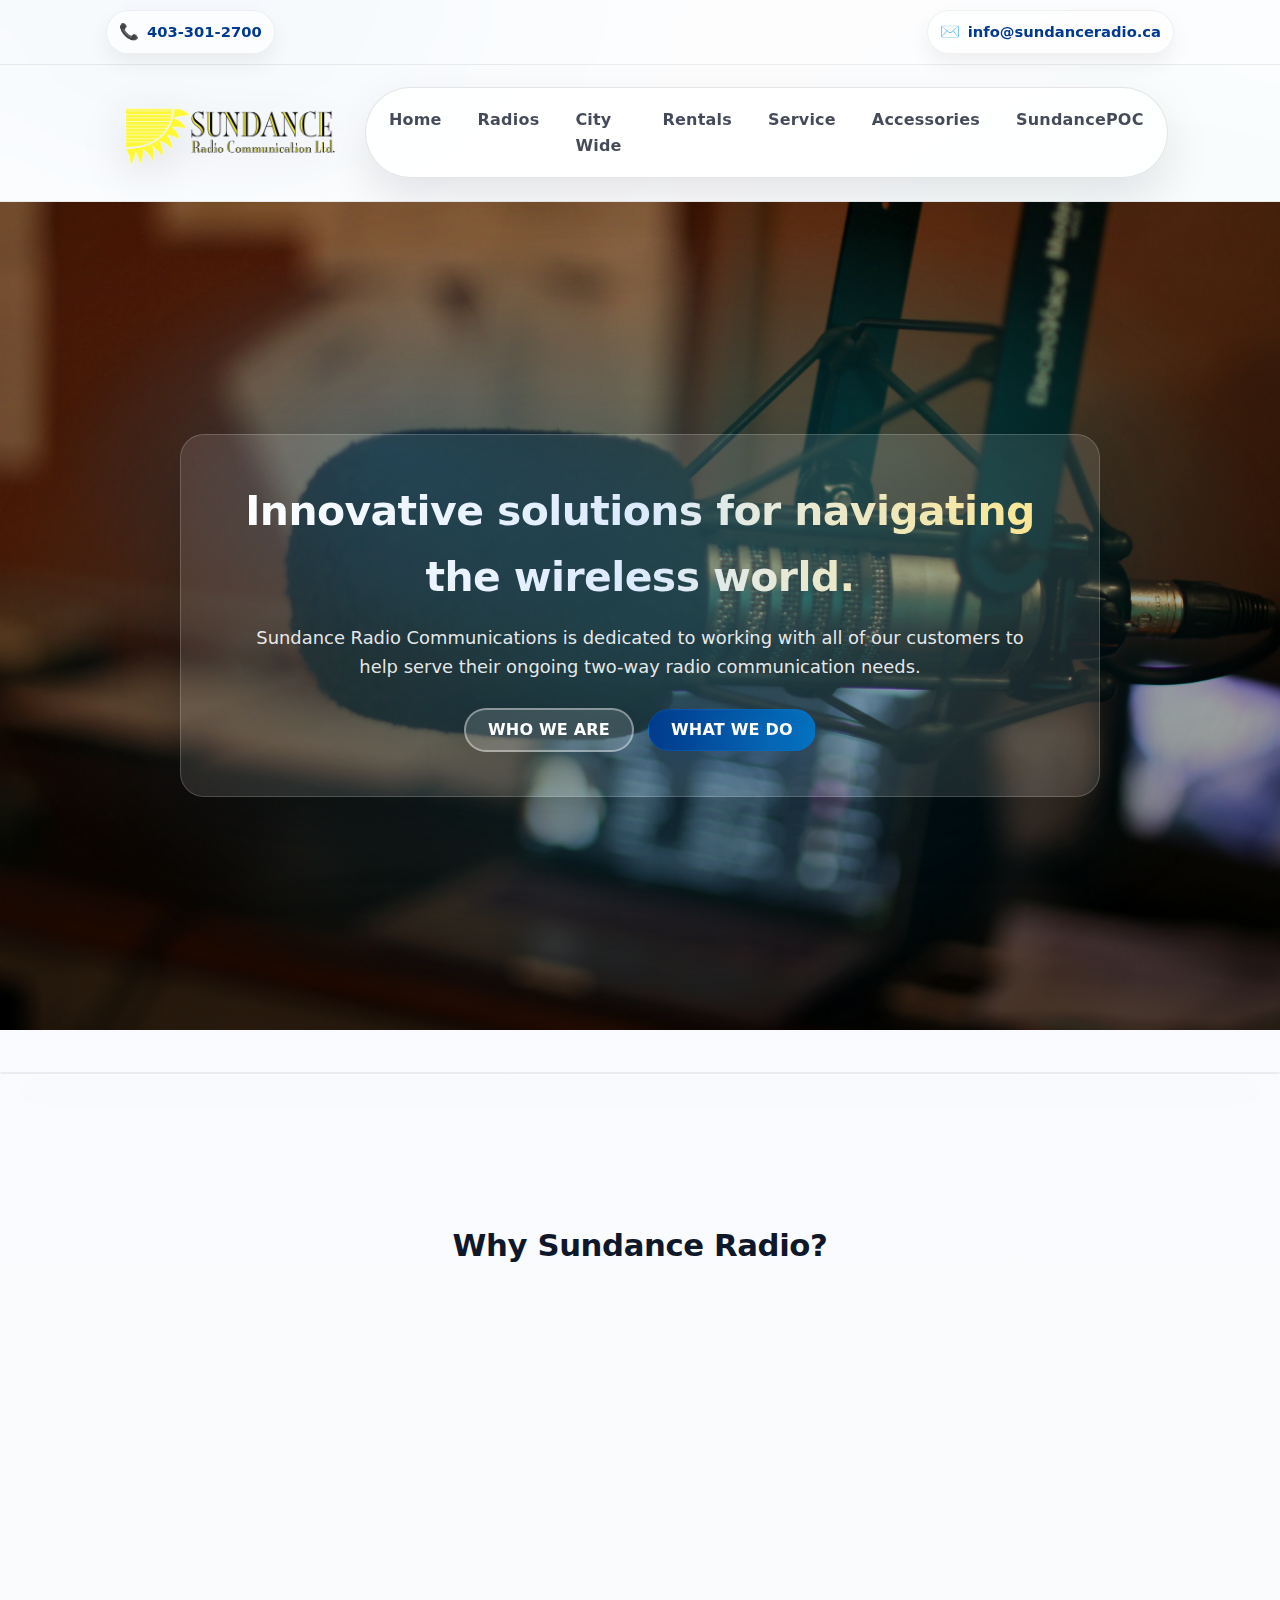
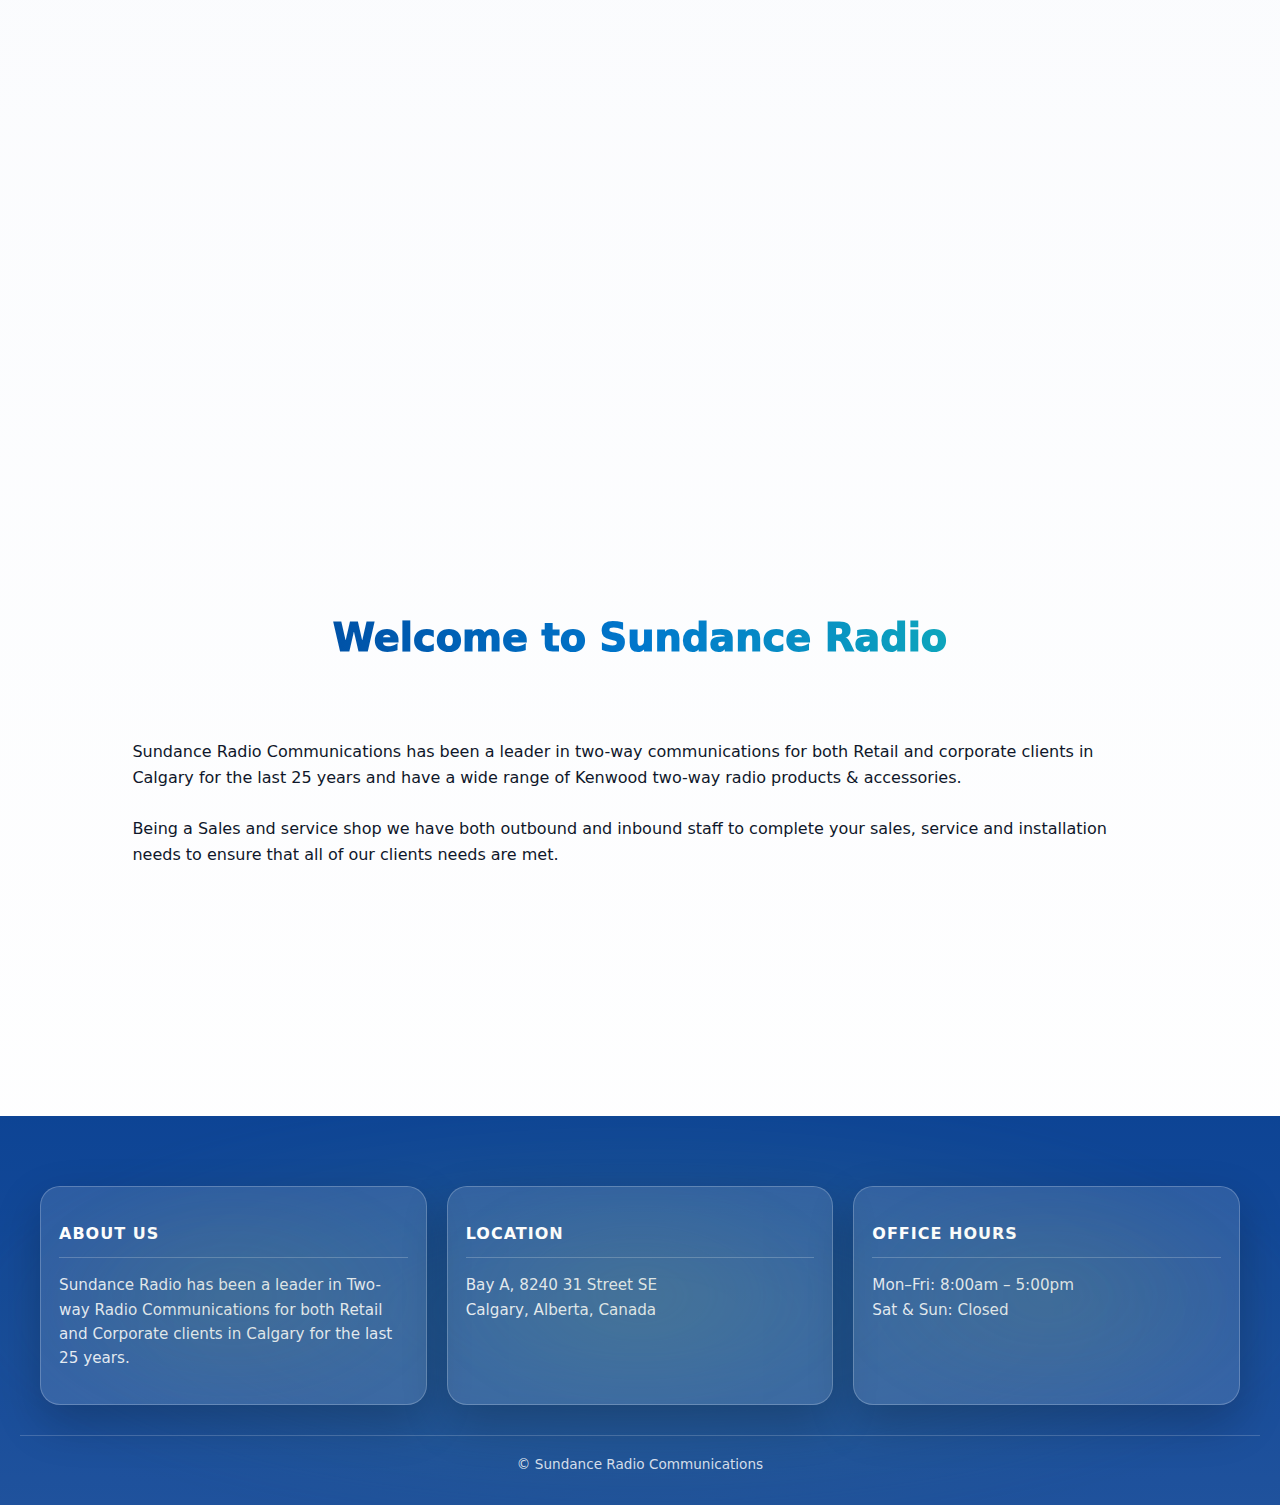
<file: sundancehost-main/index.html>
<!DOCTYPE html>
<html lang="en">
<head>
  <link rel="icon" href="/favicon.png" type="image/png">
<meta charset="UTF-8" />
<meta name="viewport" content="width=device-width, initial-scale=1.0" />
<title>Sundance Radio</title>
<link rel="stylesheet" href="style.css" />
</head>
<body>
  <div class="top-bar">
  <div class="top-bar-container">
    <a href="tel:14033012700" class="top-bar-item">
      <span class="icon">📞</span>
      <span class="text">403-301-2700</span>
    </a>

    <a href="mailto:info@sundanceradio.ca" class="top-bar-item">
      <span class="icon">✉️</span>
      <span class="text">info@sundanceradio.ca</span>
    </a>
  </div>
</div>

<header class="site-header">
  <div class="container">
    <div class="logo-container">
      <img src="logo.png" alt="Sundance Radio Logo" class="logo-image">
    </div>

    <!-- Navigation -->
    <nav class="site-nav">
      <button class="hamburger" aria-label="Toggle Menu">
        <span></span>
        <span></span>
        <span></span>
      </button>

      <ul class="nav-links">
        <li><a href="index.html">Home</a></li>
        <li class="has-dropdown">
            <a href="#" class="dropdown-toggle">Radios</a>
            <ul class="dropdown-menu">
            <li><a href="radios-digital.html">Digital Radios</a></li>
            <li><a href="radios-analog.html">Analog Radios</a></li>
        </ul>
        </li>
        <li><a href="citywide.html">City Wide</a></li>
        <li><a href="rentals.html">Rentals</a></li>
        <li><a href="service.html">Service</a></li>
        <li><a href="x-zone/index.html">Accessories</a></li>
        <li><a href="sundancepoc.html">SundancePOC</a></li>
      </ul>
    </nav>
  </div>
</header>


<!-- Main Banner / Slideshow -->
 <!-- Main Hero Banner -->
<section class="hero-banner">
  <div class="hero-overlay">
    <div class="hero-content">
      <p class="hero-tagline">Innovative solutions for navigating the wireless world.</p>

      <h1>
        Sundance Radio Communications is dedicated to working with all of our customers
        to help serve their ongoing two-way radio communication needs.
      </h1>

      <div class="hero-buttons">
        <a href="about.html" class="btn btn-outline">WHO WE ARE</a>
        <a href="service.html" class="btn btn-primary">WHAT WE DO</a>
      </div>
    </div>
  </div>
</section>

<section class="promo-hero">
  <div class="promo-slides" id="promoSlides"></div>

  <!-- Optional navigation arrows -->
  <button class="prev" onclick="changeSlide(-1)">&#10094;</button>
  <button class="next" onclick="changeSlide(1)">&#10095;</button>
</section>

<section class="why-sundance">
  <div class="container">
    <h2>Why Sundance Radio?</h2>
    <div class="features-grid">
      <div class="feature-card">
        <div class="icon">📞</div>
        <h3>Two-Way Radios</h3>
        <p>Sundance Radio provides a wide range of Kenwood two-way radio products & accessories.</p>
      </div>

      <div class="feature-card">
        <div class="icon">📞</div>
        <h3>Radio Rentals</h3>
        <p>Sundance Radio Communications Ltd. offers daily, weekly, and monthly radio rentals to all of our clients.</p>
      </div>

      <div class="feature-card">
        <div class="icon">🛰️</div>
        <h3>City-Wide Coverage</h3>
        <p>Kenwood offers the only class 1 division 1 A&B certified intrinsically safe 2 Watt radio. Due to the hazards of operating in these environments.</p>
      </div>

      <div class="feature-card">
        <div class="icon">🏠</div>
        <h3>In House Solutions</h3>
        <p>Being a Sales and service shop we have both outbound and inbound staff to complete your sales, service and installation needs to ensure that all of our clients needs are met.</p>
      </div>

      <div class="feature-card">
        <div class="icon">⏱️</div>
        <h3>25 Years Experience</h3>
        <p>A leader in two-way communications for both Retail and Corporate clients in Calgary for the last 25 years.</p>
      </div>

      <div class="feature-card">
        <div class="icon">🛟</div>
        <h3>Great Support</h3>
        <p>Quality service installers and technicians provide installations or removals for Kenwood two-way radios, as well as radio programming and repairs.</p>
      </div>
    </div>
  </div>
</section>



<main class="container">
<article id="content"></article>
</main>


<footer class="site-footer">
  <div class="footer-container">

    <div class="footer-column">
      <h3>About Us</h3>
      <p>
        Sundance Radio has been a leader in Two-way Radio Communications
        for both Retail and Corporate clients in Calgary for the last 25 years.
      </p>
    </div>

    <div class="footer-column">
      <h3>Location</h3>
      <p>
        Bay A, 8240 31 Street SE<br>
        Calgary, Alberta, Canada
      </p>
    </div>

    <div class="footer-column">
      <h3>Office Hours</h3>
      <p>
        Mon–Fri: 8:00am – 5:00pm<br>
        Sat & Sun: Closed
      </p>
    </div>

  </div>

  <div class="footer-bottom">
    © Sundance Radio Communications
  </div>
</footer>



<script src="markdown-loader.js"></script>
<script>loadMarkdown('home.md');</script>
<script src="main.js"></script>

</body>
</html>
</file>
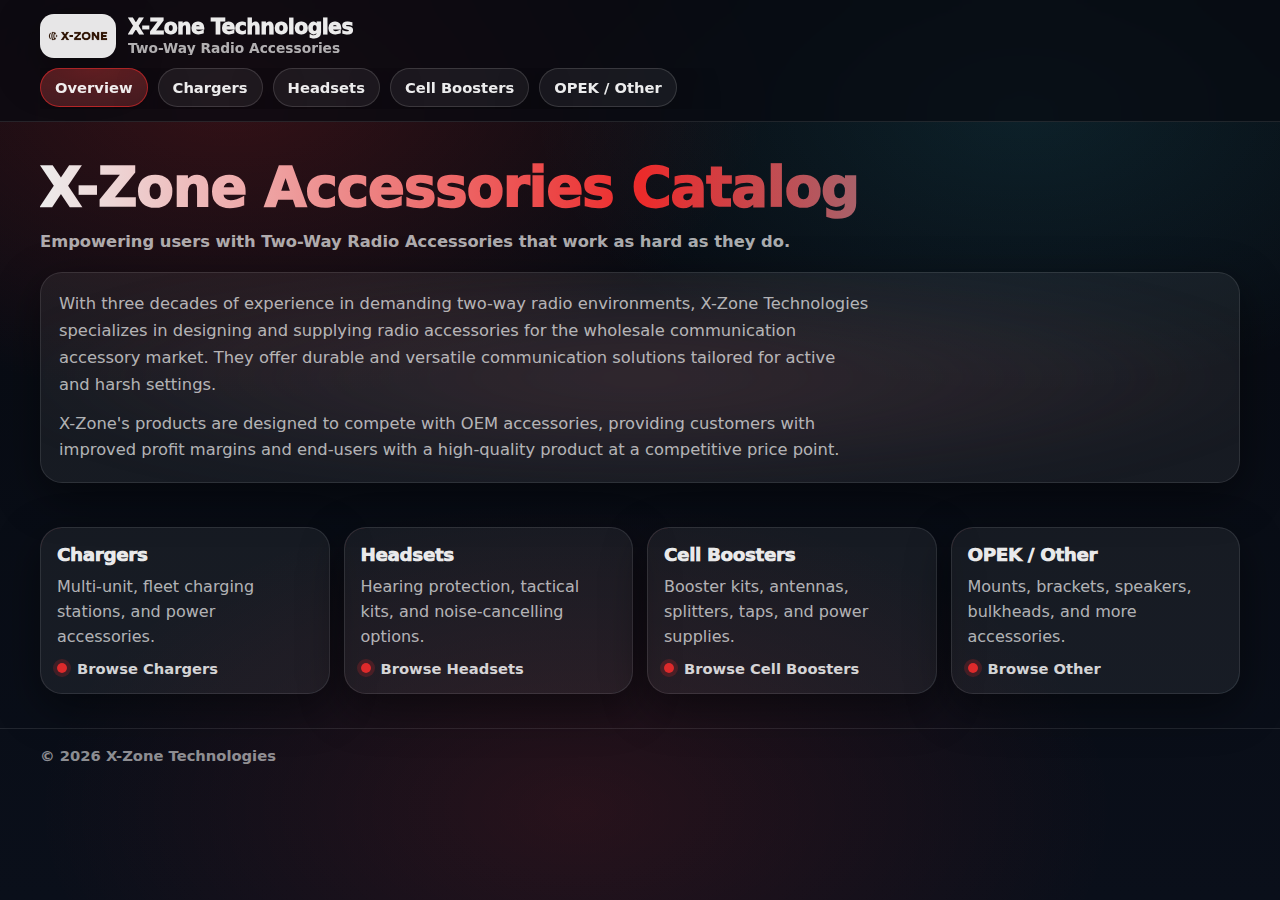
<file: sundancehost-main/x-zone/index.html>
<!DOCTYPE html>
<html lang="en">
<head>
  <meta charset="UTF-8" />
  <meta name="viewport" content="width=device-width, initial-scale=1.0" />
  <title>X-Zone | Accessories Catalog</title>

  <style>
    :root{--bg:#070A10;--bg2:#0A0F1A;--panel:rgba(255,255,255,0.06);--border:rgba(255,255,255,0.12);--text:rgba(255,255,255,0.92);--muted:rgba(255,255,255,0.68);--red:#ff2d2d;--cyan:#3CE6FF;--shadow:0 22px 70px rgba(0,0,0,0.55);--shadowSoft:0 14px 45px rgba(0,0,0,0.45);--ease:cubic-bezier(.2,.9,.2,1);--radius:22px;--max:1200px;}
    *{box-sizing:border-box} html{scroll-behavior:smooth}
    body{margin:0;font-family:ui-sans-serif,system-ui,-apple-system,Segoe UI,Roboto,Arial;color:var(--text);background:radial-gradient(900px 520px at 18% 10%, rgba(255,45,45,0.18), transparent 60%),radial-gradient(900px 520px at 80% 12%, rgba(60,230,255,0.10), transparent 55%),radial-gradient(900px 520px at 45% 90%, rgba(255,45,45,0.12), transparent 60%),linear-gradient(180deg,var(--bg),var(--bg2));min-height:100vh;}
    a{color:inherit} .container{width:min(var(--max),calc(100% - 2.2rem));margin:0 auto;}

    /* Header (MATCHES other pages) */
    .header{position:sticky;top:0;z-index:9999;background:rgba(7,10,16,0.72);backdrop-filter:blur(14px);-webkit-backdrop-filter:blur(14px);border-bottom:1px solid rgba(255,255,255,0.10);}
    .header-inner{display:flex;flex-direction:column;gap:10px;padding:14px 0 12px;}
    .brand-row{display:flex;align-items:center;justify-content:space-between;gap:14px;}
    .brand{display:flex;align-items:center;gap:12px;text-decoration:none;min-width:0;}
    .logo{width:76px;height:44px;border-radius:14px;background:rgba(255,255,255,0.9);border:1px solid rgba(255,255,255,0.10);box-shadow:var(--shadowSoft);display:grid;place-items:center;overflow:hidden;flex:0 0 auto;}
    .logo img{width:100%;height:100%;object-fit:contain;display:block;padding:6px;}
    .brand-title{display:flex;flex-direction:column;gap:2px;line-height:1.05;min-width:0;}
    .brand-title .name{font-weight:980;letter-spacing:-0.6px;font-size:1.28rem;white-space:nowrap;overflow:hidden;text-overflow:ellipsis;}
    .brand-title .tagline{color:var(--muted);font-weight:750;font-size:0.86rem;white-space:nowrap;overflow:hidden;text-overflow:ellipsis;}

    .nav{display:flex;align-items:center;gap:10px;overflow-x:auto;padding-bottom:2px;-webkit-overflow-scrolling:touch;}
    .pill{flex:0 0 auto;text-decoration:none;font-weight:900;font-size:0.92rem;padding:10px 14px;border-radius:999px;border:1px solid rgba(255,255,255,0.14);background:rgba(255,255,255,0.06);transition:transform .25s var(--ease),border-color .25s var(--ease),background .25s var(--ease);box-shadow:0 16px 45px rgba(0,0,0,0.35);white-space:nowrap;}
    .pill:hover{transform:translateY(-1px);border-color:rgba(255,45,45,0.35);background:rgba(255,45,45,0.10);}
    .pill.active{border-color:rgba(255,45,45,0.55);background:radial-gradient(380px 140px at 50% 0%, rgba(255,45,45,0.30), transparent 70%), rgba(255,255,255,0.06);}

    /* Hero */
    .hero{padding:34px 0 18px;}
    .hero h1{margin:0;font-size:clamp(2.1rem,5.2vw,3.4rem);font-weight:980;letter-spacing:-1px;background:linear-gradient(90deg, rgba(255,255,255,0.92), rgba(255,45,45,0.92), rgba(60,230,255,0.82));-webkit-background-clip:text;background-clip:text;color:transparent;}
    .hero p{margin:10px 0 0;max-width:78ch;color:var(--muted);font-size:1.02rem;line-height:1.65;}

    .about{
      margin-top:16px;
      border-radius:var(--radius);
      background:rgba(255,255,255,0.06);
      border:1px solid rgba(255,255,255,0.10);
      box-shadow:var(--shadowSoft);
      overflow:hidden;
      position:relative;
      padding:18px;
    }
    .about::before{
      content:"";
      position:absolute; inset:-40%;
      background:
        radial-gradient(closest-side, rgba(255,45,45,0.22), transparent 62%),
        radial-gradient(closest-side, rgba(60,230,255,0.14), transparent 62%);
      filter:blur(26px); opacity:.55; pointer-events:none;
    }
    .about > *{position:relative; z-index:1}

    /* Tiles */
    .tiles-wrap{padding:10px 0 34px;}
    .grid{display:grid;grid-template-columns:repeat(12,1fr);gap:14px;margin-top:16px;}
    .tile{
      grid-column:span 12;
      text-decoration:none;
      border-radius:var(--radius);
      background:rgba(255,255,255,0.06);
      border:1px solid rgba(255,255,255,0.10);
      box-shadow:var(--shadowSoft);
      overflow:hidden;
      position:relative;
      transition:transform .35s var(--ease),border-color .35s var(--ease),box-shadow .35s var(--ease);
      padding:16px;
      display:flex;
      flex-direction:column;
      gap:10px;
      min-height:140px;
    }
    .tile::before{
      content:"";
      position:absolute; inset:-1px; border-radius:var(--radius); padding:1px;
      background:linear-gradient(135deg, rgba(255,45,45,0.45), rgba(255,255,255,0.10), rgba(60,230,255,0.25));
      -webkit-mask:linear-gradient(#000 0 0) content-box, linear-gradient(#000 0 0);
      -webkit-mask-composite:xor; mask-composite:exclude;
      pointer-events:none; opacity:.55;
    }
    .tile:hover{transform:translateY(-6px);border-color:rgba(255,45,45,0.25);box-shadow:var(--shadow);}
    .tile .t-title{margin:0;font-weight:980;letter-spacing:-0.4px;font-size:1.15rem;}
    .tile .t-sub{margin:0;color:var(--muted);line-height:1.55;}
    .tile .meta{margin-top:auto;display:flex;align-items:center;gap:10px;color:rgba(255,255,255,0.82);font-weight:900;font-size:0.92rem;}
    .dot{width:10px;height:10px;border-radius:999px;background:rgba(255,45,45,0.85);box-shadow:0 0 0 4px rgba(255,45,45,0.18);}

    @media(min-width:640px){.tile{grid-column:span 6;}}
    @media(min-width:980px){.tile{grid-column:span 3;}}

    .footer{border-top:1px solid rgba(255,255,255,0.10);padding:18px 0 26px;color:rgba(255,255,255,0.55);font-weight:700;font-size:0.92rem;}
  </style>
</head>

<body>
  <header class="header">
    <div class="container">
      <div class="header-inner">
        <div class="brand-row">
          <a class="brand" href="./index.html" aria-label="X-Zone Home">
            <span class="logo"><img src="../logo2.png" alt="X-Zone Logo" /></span>
            <span class="brand-title">
              <span class="name">X-Zone Technologies</span>
              <span class="tagline">Two-Way Radio Accessories</span>
            </span>
          </a>
        </div>

        <nav class="nav" aria-label="Catalog navigation">
          <a class="pill" data-page="index.html" href="./index.html">Overview</a>
          <a class="pill" data-page="chargers.html" href="./chargers.html">Chargers</a>
          <a class="pill" data-page="headsets.html" href="./headsets.html">Headsets</a>
          <a class="pill" data-page="cell-boosters.html" href="./cell-boosters.html">Cell Boosters</a>
          <a class="pill" data-page="opek.html" href="./opek.html">OPEK / Other</a>
        </nav>
      </div>
    </div>
  </header>

  <section class="hero">
    <div class="container">
      <h1>X-Zone Accessories Catalog</h1>
      <p><strong>Empowering users with Two-Way Radio Accessories that work as hard as they do.</strong></p>

      <div class="about">
        <p style="margin:0 0 12px;">
          With three decades of experience in demanding two-way radio environments, X-Zone Technologies specializes in designing and supplying radio accessories for the wholesale communication accessory market. They offer durable and versatile communication solutions tailored for active and harsh settings.
        </p>
        <p style="margin:0;">
          X-Zone's products are designed to compete with OEM accessories, providing customers with improved profit margins and end-users with a high-quality product at a competitive price point.
        </p>
      </div>
    </div>
  </section>

  <section class="tiles-wrap">
    <div class="container">
      <div class="grid">
        <a class="tile" href="./chargers.html">
          <h3 class="t-title">Chargers</h3>
          <p class="t-sub">Multi-unit, fleet charging stations, and power accessories.</p>
          <div class="meta"><span class="dot"></span> Browse Chargers</div>
        </a>

        <a class="tile" href="./headsets.html">
          <h3 class="t-title">Headsets</h3>
          <p class="t-sub">Hearing protection, tactical kits, and noise-cancelling options.</p>
          <div class="meta"><span class="dot"></span> Browse Headsets</div>
        </a>

        <a class="tile" href="./cell-boosters.html">
          <h3 class="t-title">Cell Boosters</h3>
          <p class="t-sub">Booster kits, antennas, splitters, taps, and power supplies.</p>
          <div class="meta"><span class="dot"></span> Browse Cell Boosters</div>
        </a>

        <a class="tile" href="./opek.html">
          <h3 class="t-title">OPEK / Other</h3>
          <p class="t-sub">Mounts, brackets, speakers, bulkheads, and more accessories.</p>
          <div class="meta"><span class="dot"></span> Browse Other</div>
        </a>
      </div>
    </div>
  </section>

  <footer class="footer">
    <div class="container">© <span id="year"></span> X-Zone Technologies</div>
  </footer>

  <script>
    // year
    const yearEl = document.getElementById("year");
    if (yearEl) yearEl.textContent = new Date().getFullYear();

    // active pill (matches your other pages)
    const current = (location.pathname.split("/").pop() || "index.html").toLowerCase();
    document.querySelectorAll(".pill").forEach(p => {
      const page = (p.dataset.page || "").toLowerCase();
      p.classList.toggle("active", page === current);
    });
  </script>
</body>
</html>
</file>
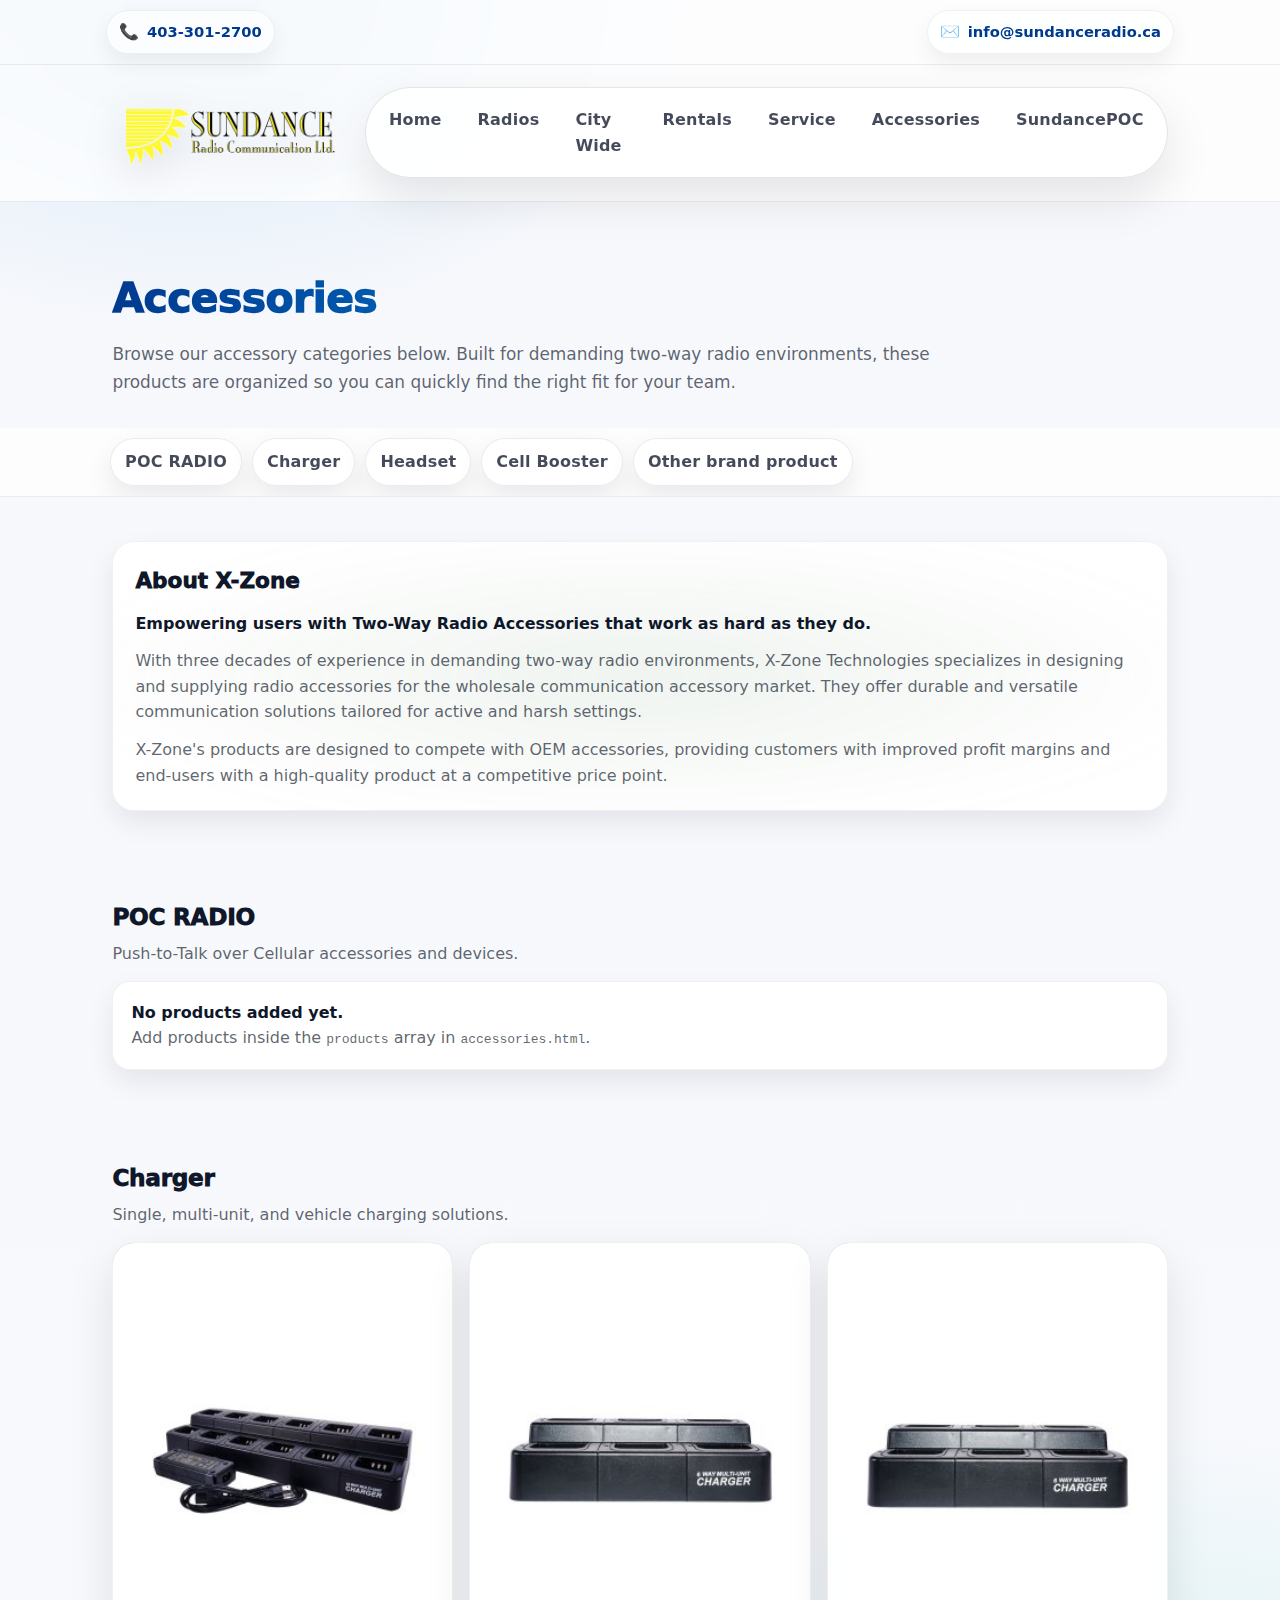
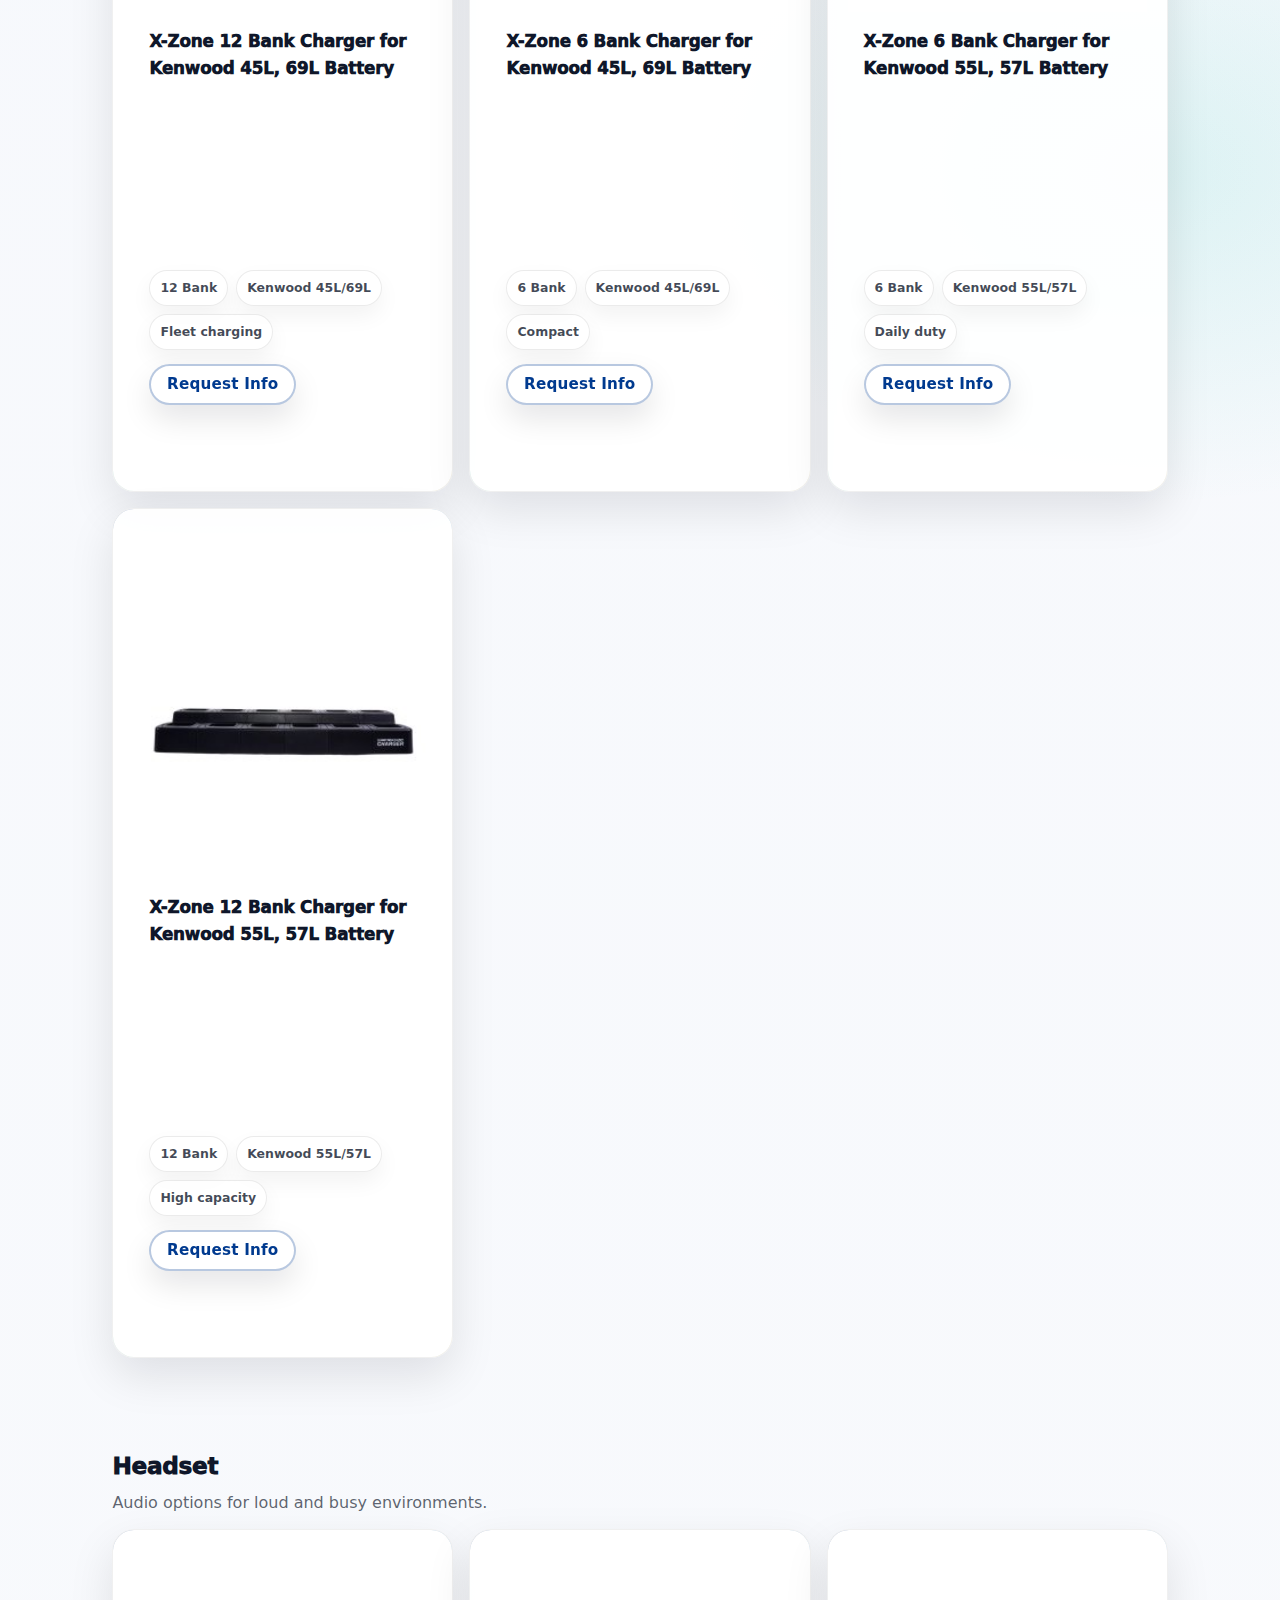
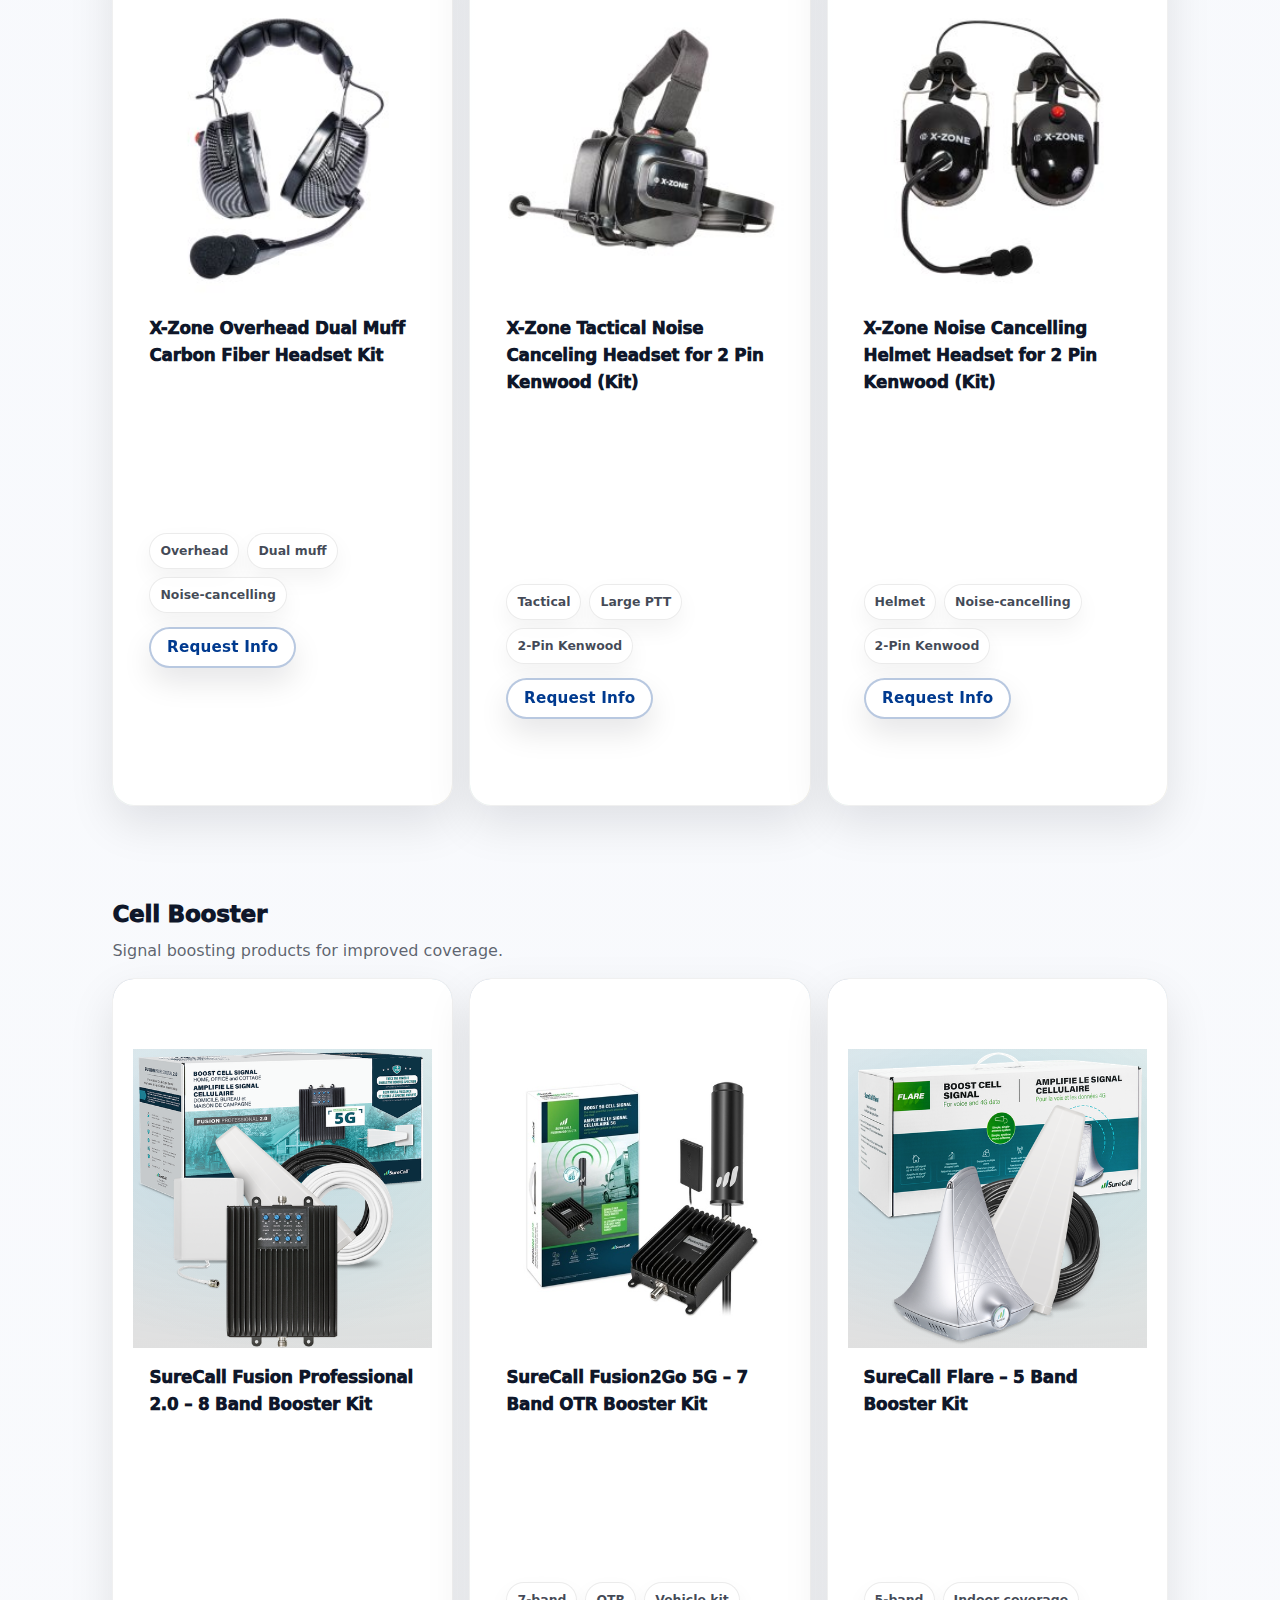
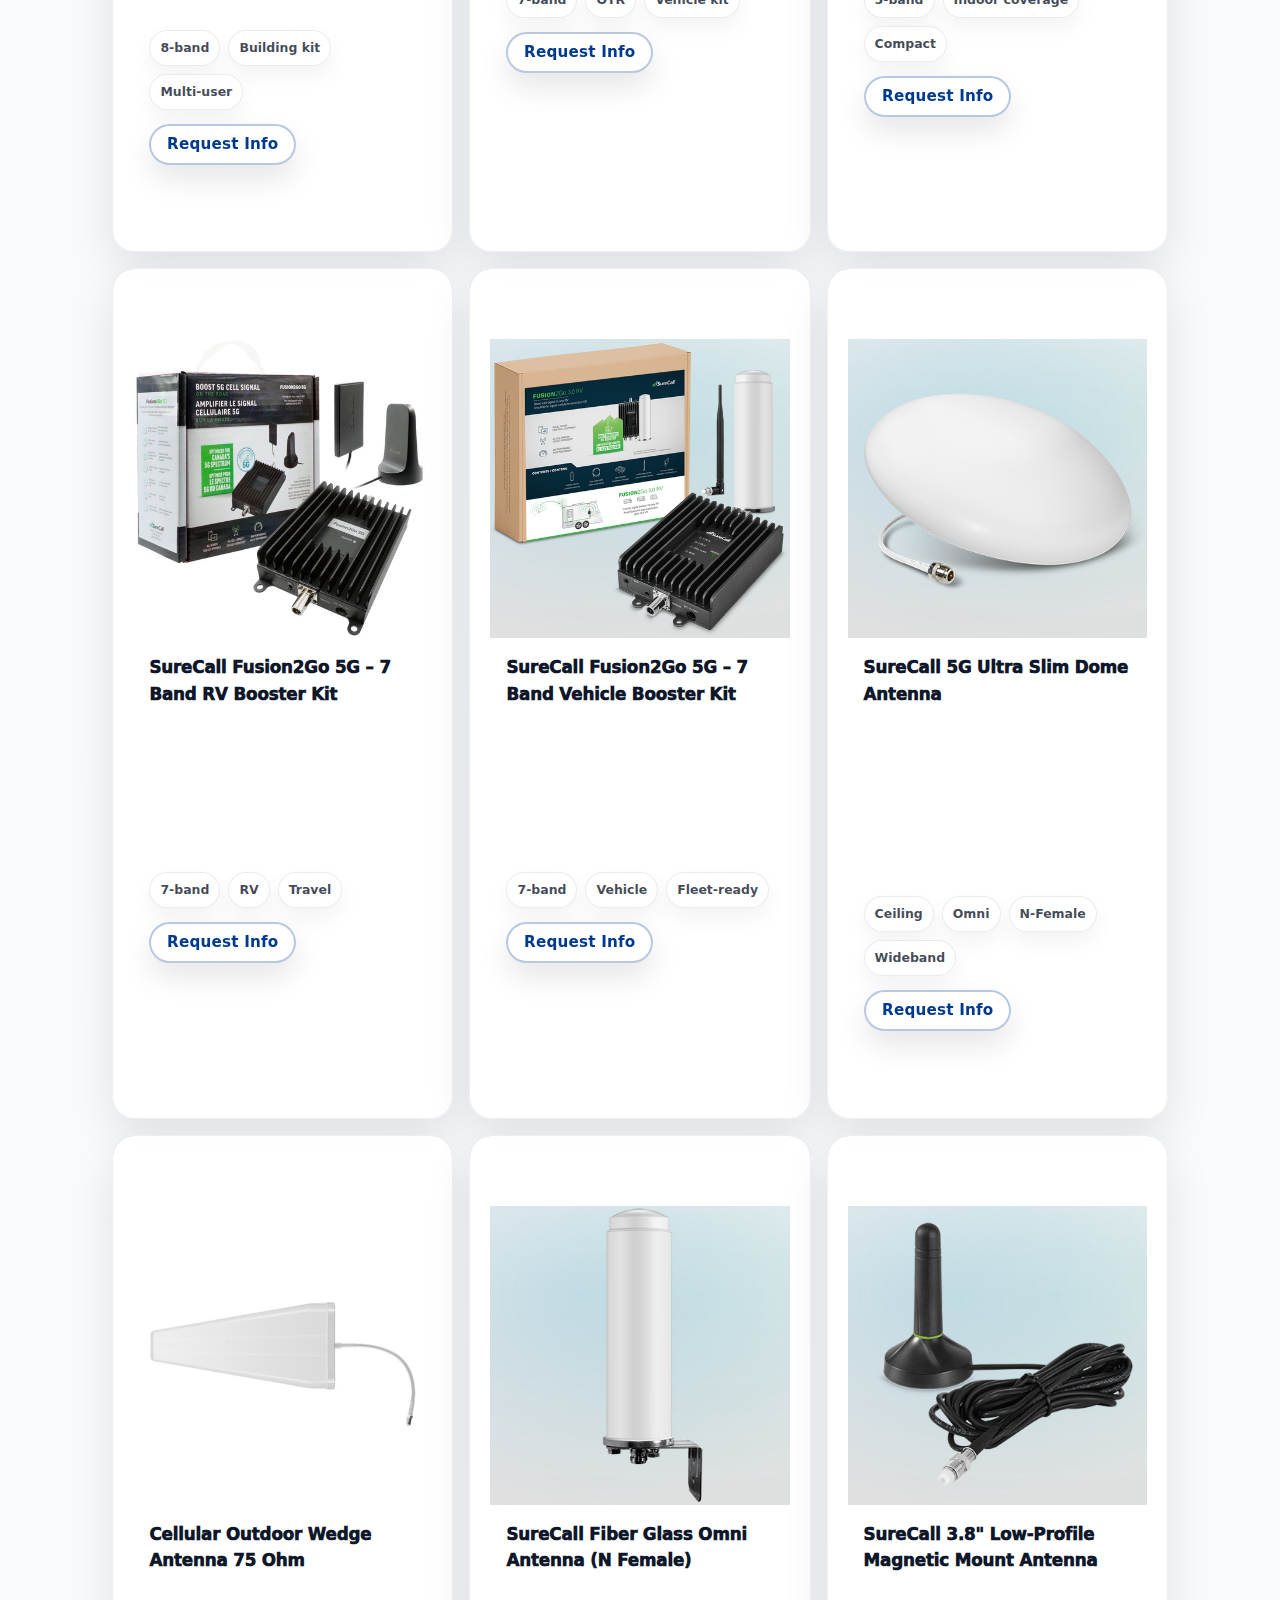
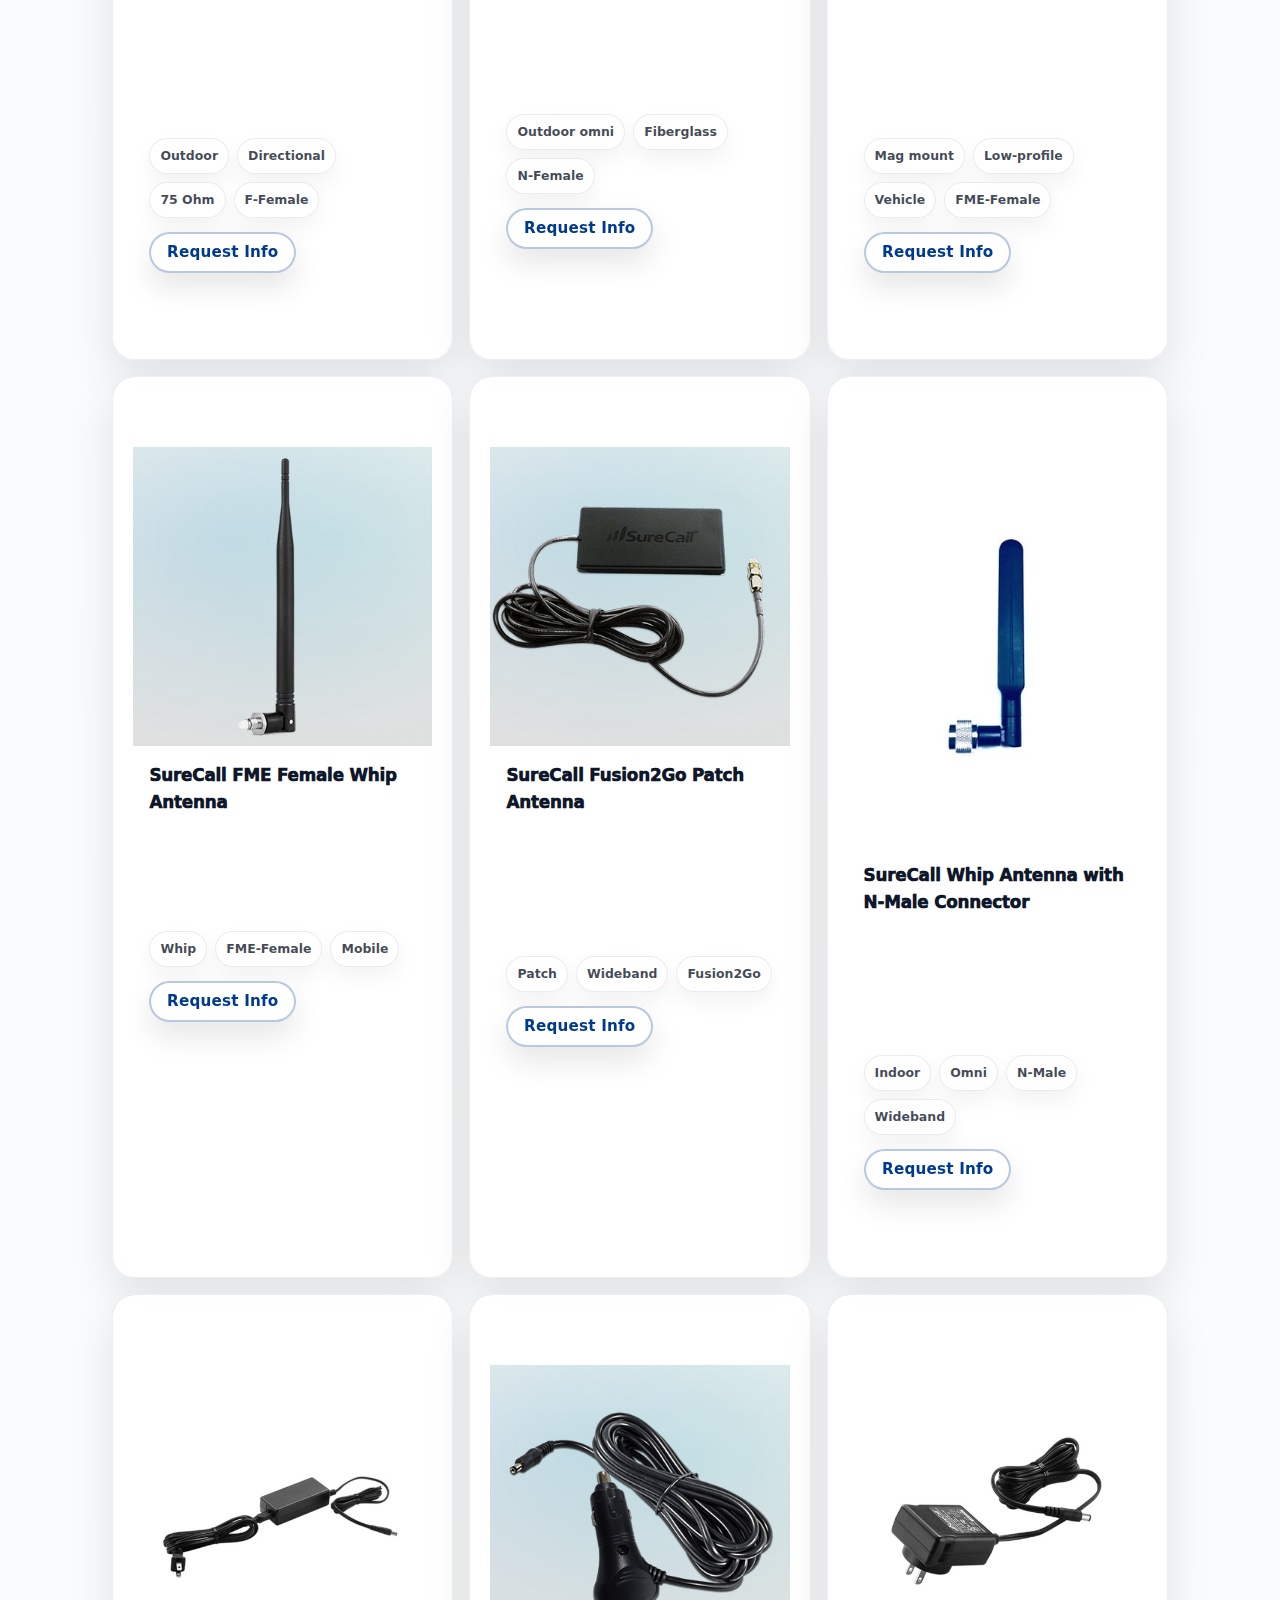
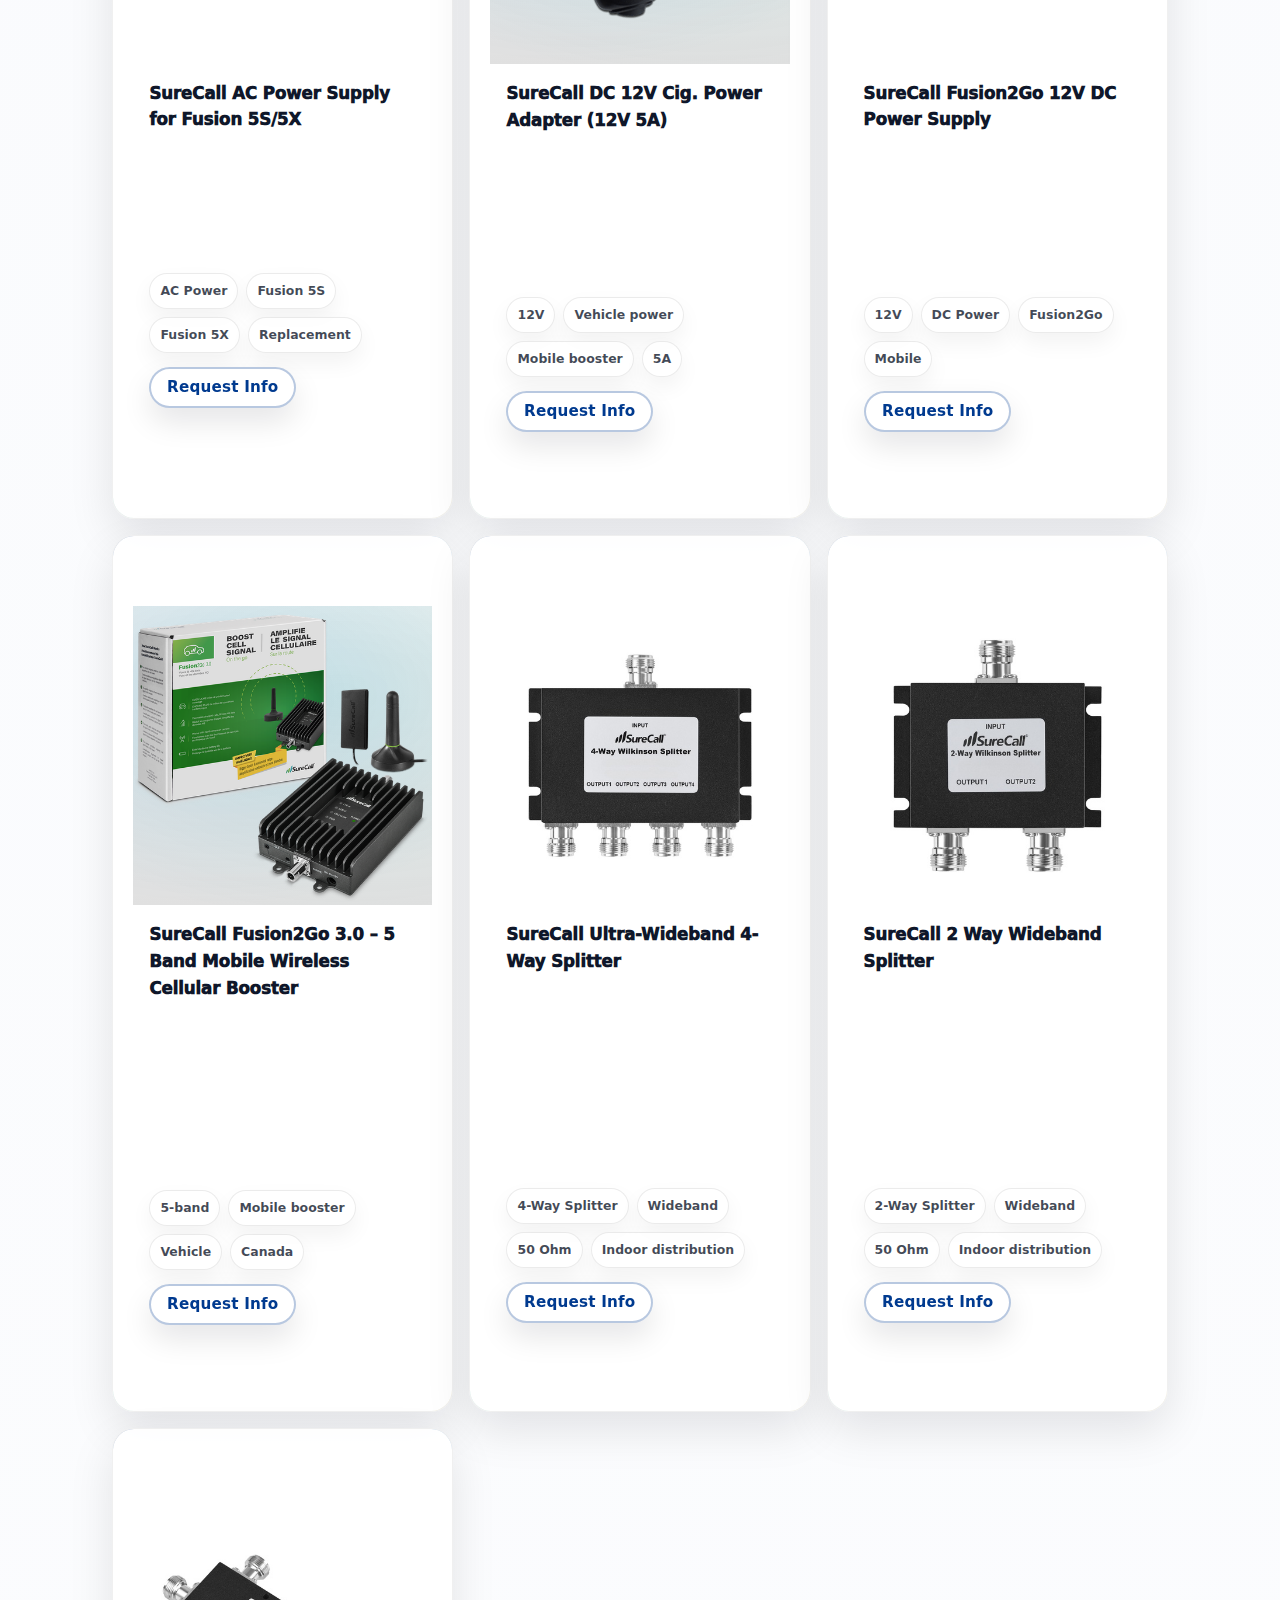
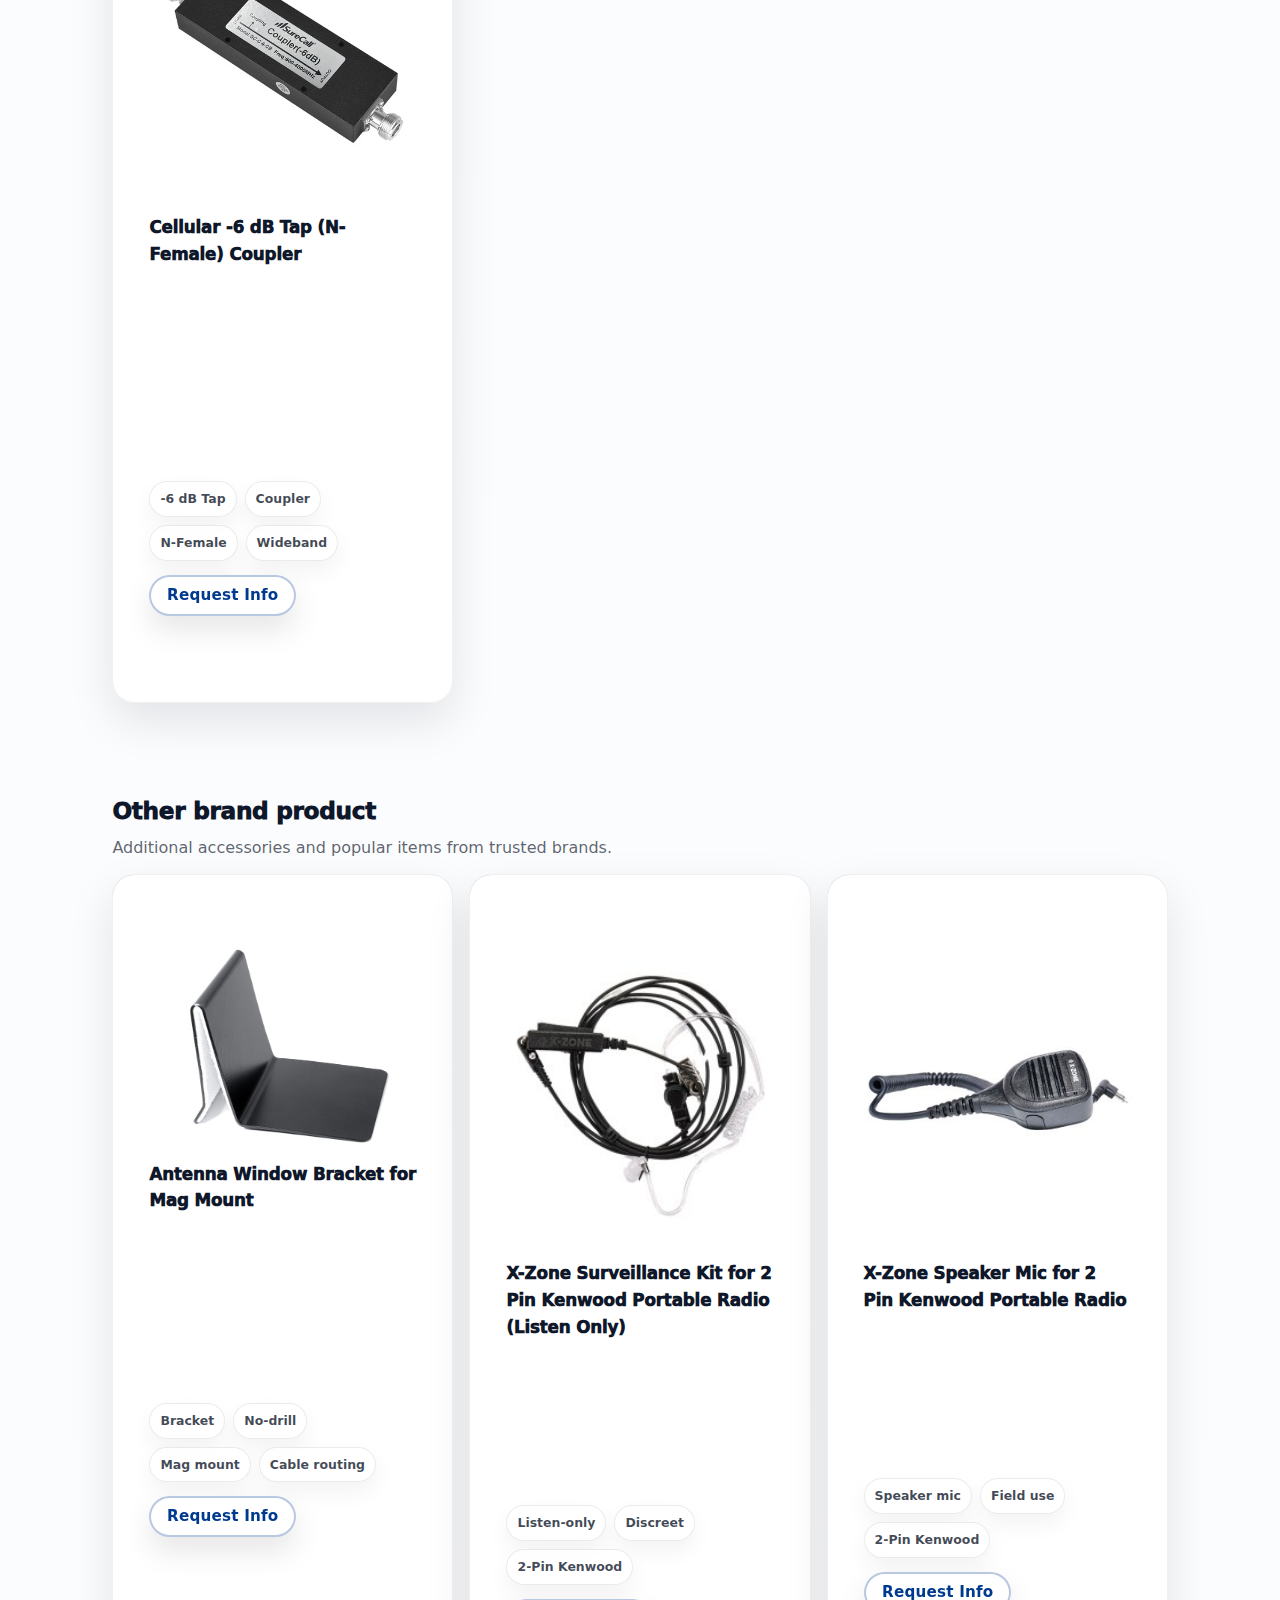
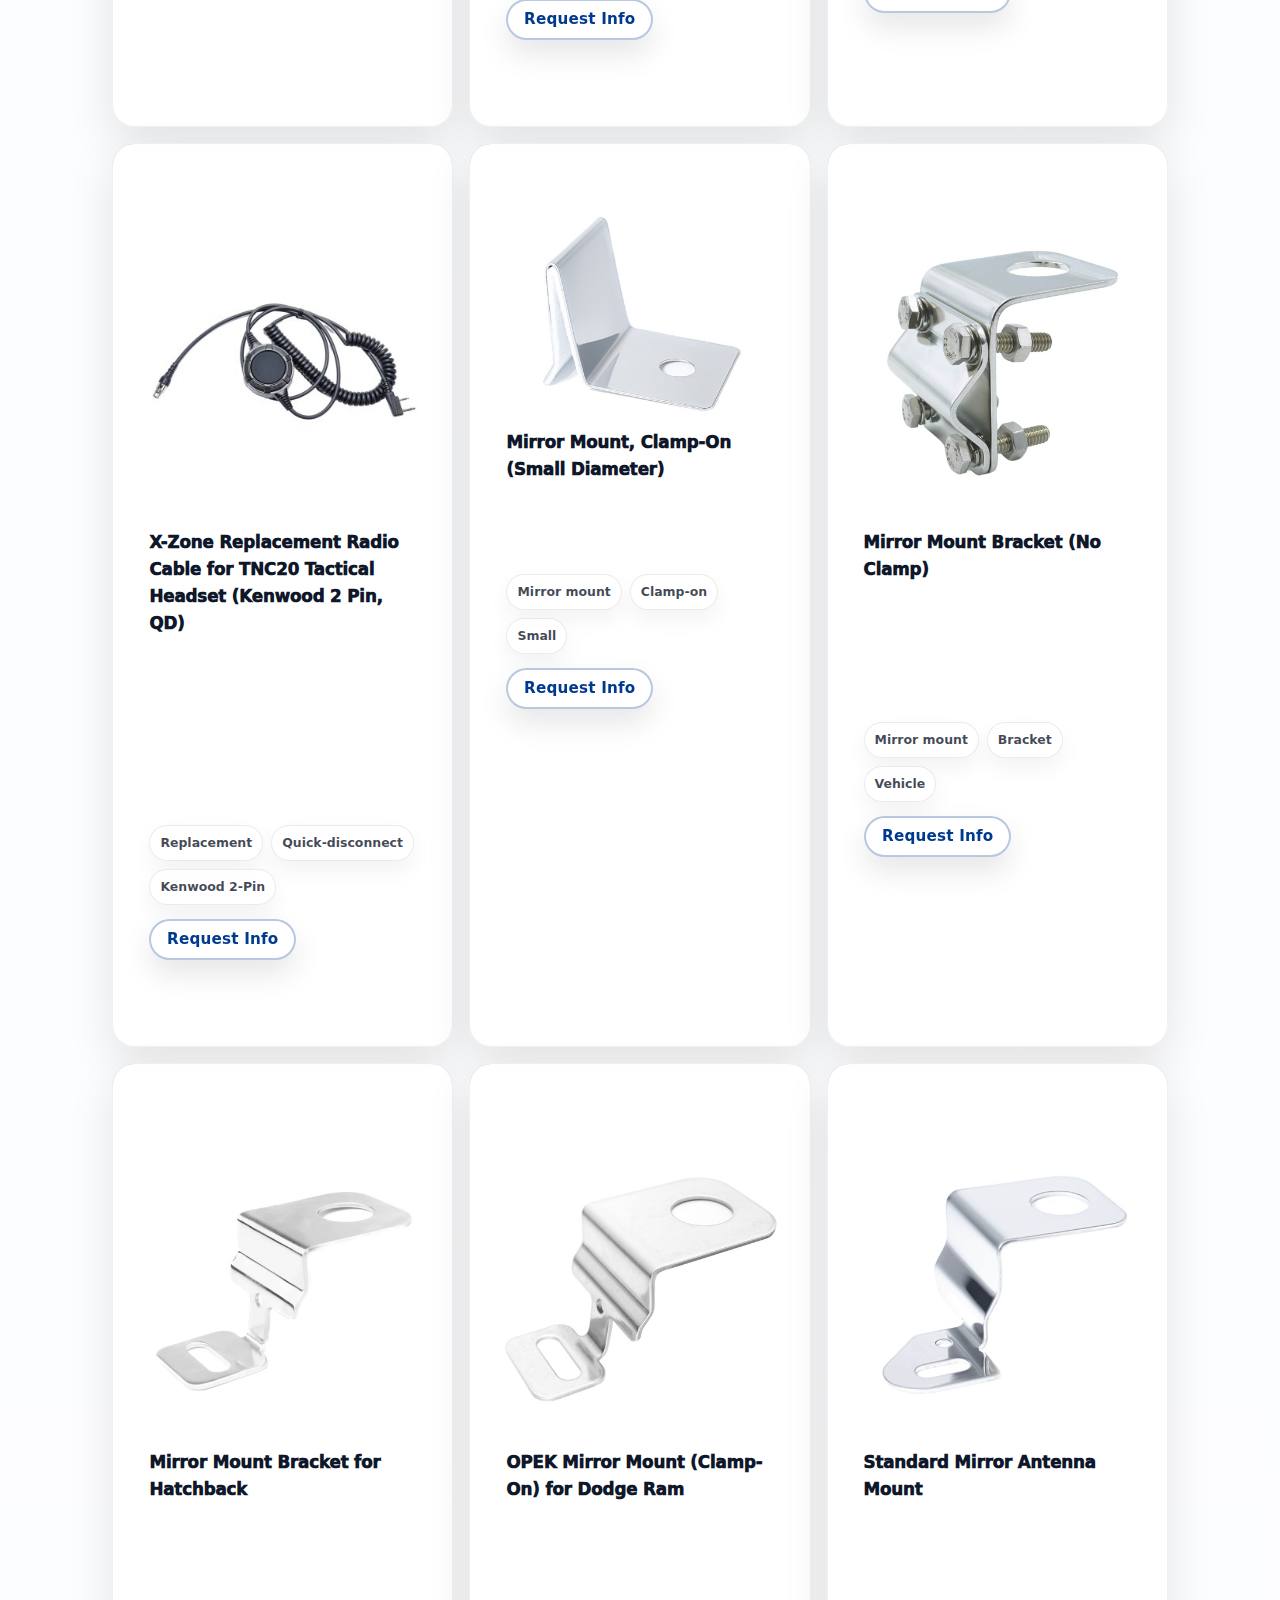
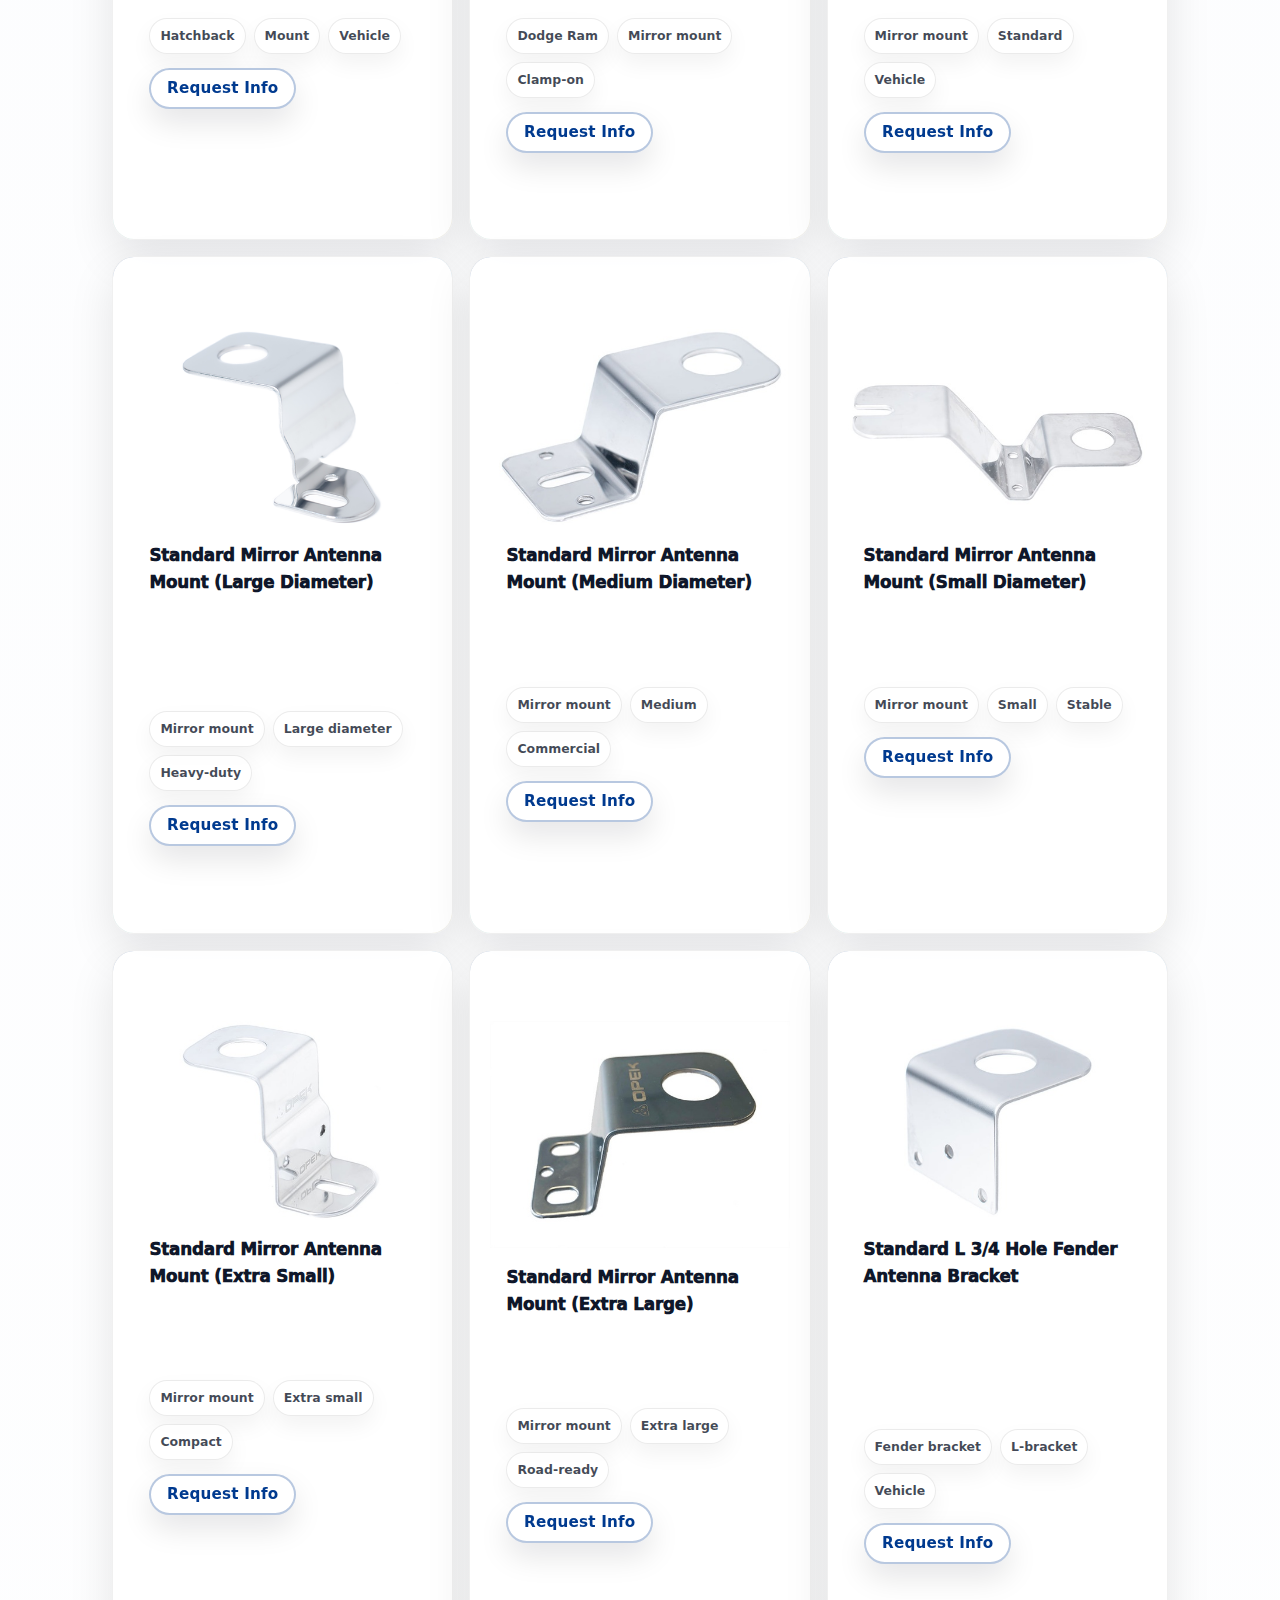
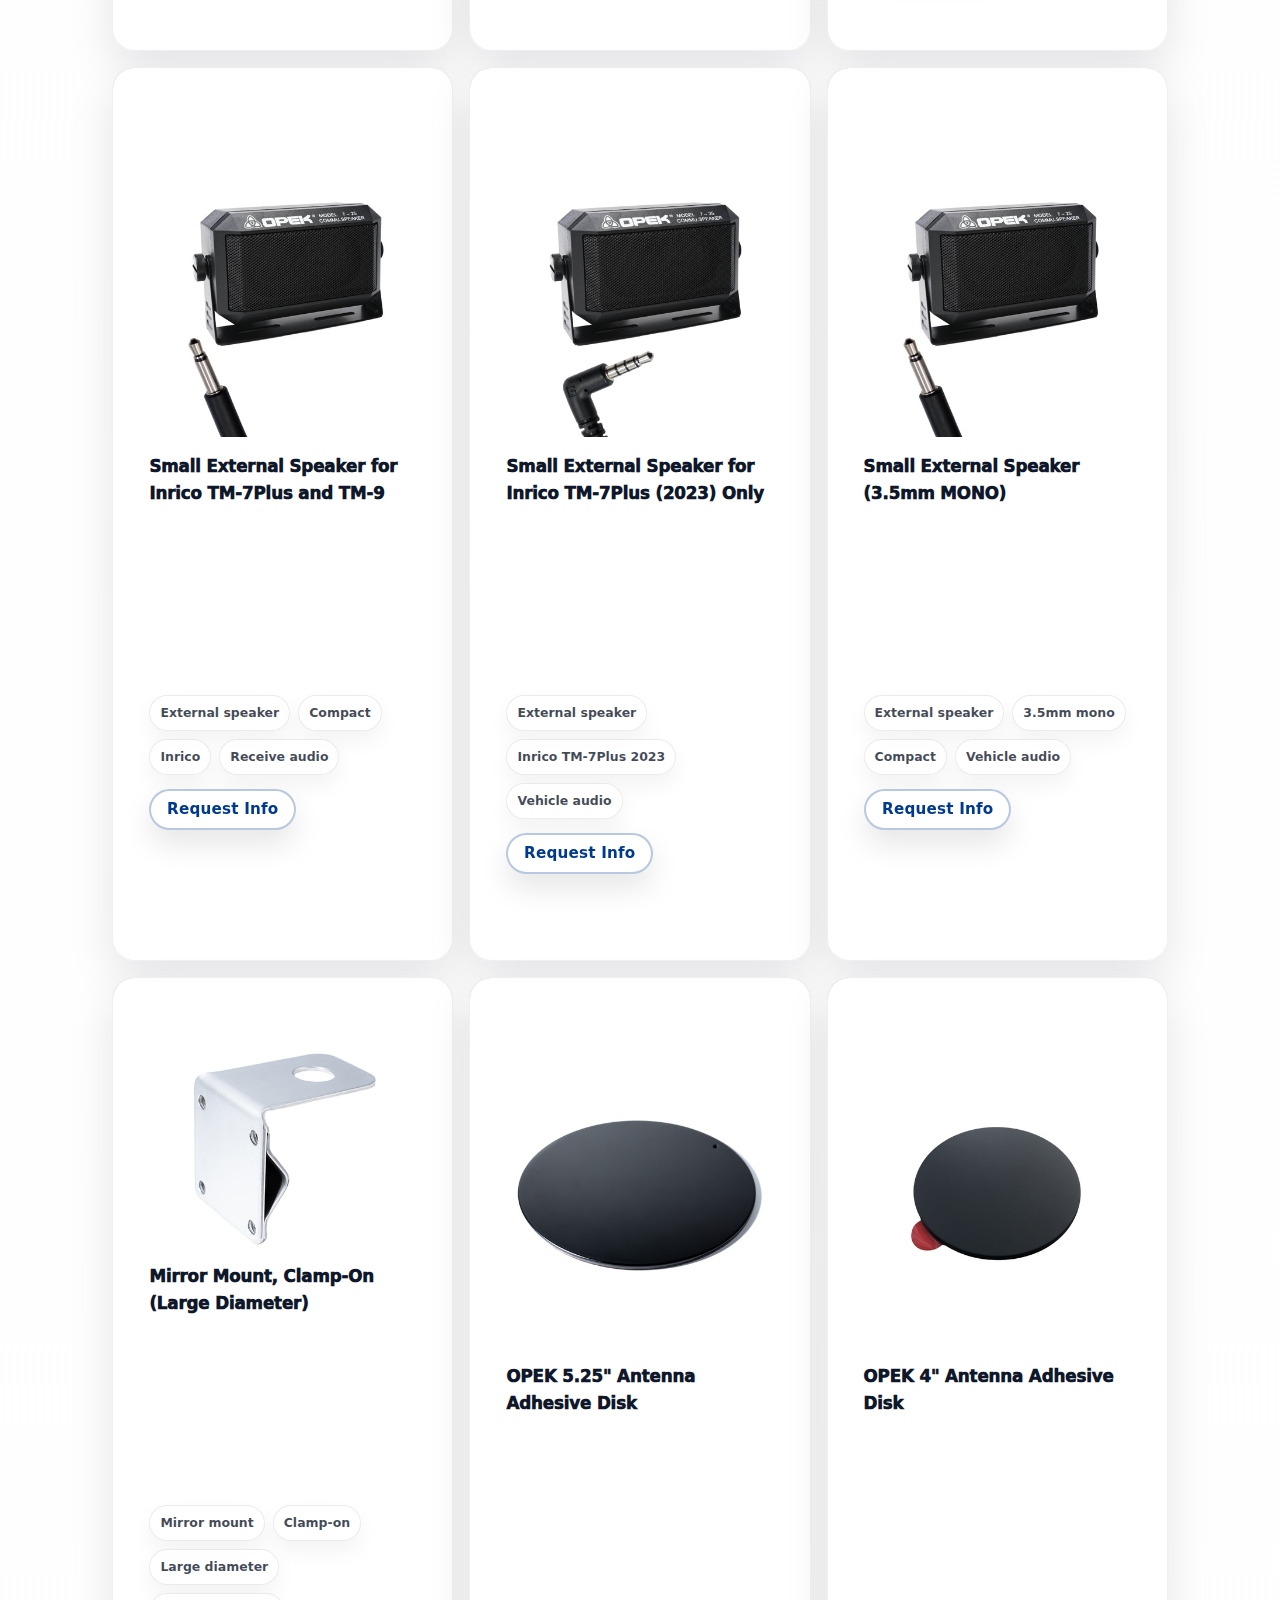
<file: sundancehost-main/accessories.html>
<!DOCTYPE html>
<html lang="en">
<head>
  <meta charset="UTF-8" />
  <meta name="viewport" content="width=device-width, initial-scale=1.0" />
  <title>Sundance Radio | Accessories</title>
  <link rel="stylesheet" href="style.css" />

  <!-- Accessories page-only CSS (keeps your global theme, uses your variables) -->
  <style>
    /* ===============================
       ACCESSORIES PAGE (matches your theme)
    ================================ */

    .accessories-hero {
      padding: 42px 0 10px;
    }

    .accessories-hero h1 {
      margin: 0;
      font-size: clamp(2.0rem, 3.2vw, 3rem);
      font-weight: 950;
      letter-spacing: -0.6px;
      background: var(--grad);
      -webkit-background-clip: text;
      background-clip: text;
      color: transparent;
    }

    .accessories-hero p {
      margin: 10px 0 0;
      max-width: 78ch;
      color: var(--muted-text);
      font-size: 1.06rem;
    }

    /* PAGE-SPECIFIC CATEGORY BAR (second navbar) */
    .category-bar {
      position: sticky;
      top: 132px; /* top-bar (sticky) + header (sticky). adjust if needed */
      z-index: 3200;
      background: rgba(255,255,255,0.72);
      backdrop-filter: blur(14px);
      -webkit-backdrop-filter: blur(14px);
      border-bottom: 1px solid var(--border);
    }

    /* On mobile, your header shifts; keep this simpler */
    @media (max-width: 768px) {
      .category-bar { top: 0; }
    }

    .category-bar .container {
      display: flex;
      gap: 10px;
      overflow-x: auto;
      padding: 10px 1.25rem;
      scroll-snap-type: x mandatory;
    }

    .category-pill {
      flex: 0 0 auto;
      scroll-snap-align: start;

      display: inline-flex;
      align-items: center;
      justify-content: center;
      padding: 10px 14px;

      border-radius: 999px;
      text-decoration: none;

      color: rgba(15,23,42,0.78);
      font-weight: 800;
      letter-spacing: .2px;

      background: rgba(255,255,255,0.72);
      border: 1px solid rgba(0,0,0,0.08);
      box-shadow: var(--shadow-soft);

      transition: transform .25s var(--ease), background .25s var(--ease), border-color .25s var(--ease);
    }

    .category-pill:hover {
      transform: translateY(-1px);
      background: rgba(0,119,204,0.08);
      border-color: rgba(0,119,204,0.18);
    }

    .category-pill.active {
      color: var(--dark-text);
      background: rgba(0,58,143,0.10);
      border-color: rgba(0,58,143,0.18);
    }

    /* About card (uses same “tile” vibe as your cards) */
    .about-xzone {
      padding: 22px 0 8px;
    }

    .about-card {
      background: rgba(255,255,255,0.92);
      border: 1px solid rgba(0,0,0,0.06);
      border-radius: 22px;
      box-shadow: var(--shadow-soft);
      padding: 22px;
      overflow: hidden;
      position: relative;
    }

    .about-card::after{
      content:"";
      position:absolute;
      inset:-45%;
      background:
        radial-gradient(closest-side, rgba(0,119,204,0.18), transparent 60%),
        radial-gradient(closest-side, rgba(242,194,0,0.16), transparent 60%);
      filter: blur(24px);
      opacity: 0.35;
      pointer-events: none;
    }

    .about-card h2 {
      margin: 0 0 12px;
      font-size: 1.35rem;
      font-weight: 950;
      color: var(--dark-text);
      position: relative;
      z-index: 1;
    }

    .about-card p {
      margin: 0 0 12px;
      color: var(--muted-text);
      position: relative;
      z-index: 1;
    }

    .about-card p strong {
      color: var(--dark-text);
    }

    .about-card p:last-child { margin-bottom: 0; }

    /* Sections */
    .acc-section {
      padding: 34px 0 10px;
    }

    .acc-section .section-head {
      display: flex;
      flex-direction: column;
      gap: 6px;
      margin-bottom: 14px;
    }

    .acc-section h2 {
      margin: 0;
      font-size: 1.45rem;
      font-weight: 950;
      letter-spacing: -0.3px;
      color: var(--dark-text);
    }

    .acc-section .sub {
      margin: 0;
      color: var(--muted-text);
      font-size: 1.0rem;
    }

    /* Product grid + cards (premium tiles like your feature-card) */
    .product-grid {
      display: grid;
      grid-template-columns: repeat(12, 1fr);
      gap: 16px;
      margin-top: 12px;
    }

    .product-card {
      grid-column: span 12;
      background: rgba(255,255,255,0.92);
      border: 1px solid rgba(0,0,0,0.06);
      border-radius: 22px;
      box-shadow: 0 18px 45px rgba(2,6,23,0.10);
      overflow: hidden;
      position: relative;
      transition: transform .35s var(--ease), box-shadow .35s var(--ease), border-color .35s var(--ease);
    }

    /* Gradient ring border (like your premium tile patch) */
    .product-card::before{
      content:"";
      position:absolute;
      inset:-1px;
      border-radius: 22px;
      padding: 1px;
      background: linear-gradient(135deg,
        rgba(0,58,143,0.55),
        rgba(0,119,204,0.40),
        rgba(23,195,178,0.35),
        rgba(242,194,0,0.25)
      );
      -webkit-mask:
        linear-gradient(#000 0 0) content-box,
        linear-gradient(#000 0 0);
      -webkit-mask-composite: xor;
              mask-composite: exclude;
      pointer-events:none;
      opacity: 0.55;
    }

    .product-card:hover{
      transform: translateY(-8px);
      box-shadow: var(--shadow);
      border-color: rgba(0,119,204,0.18);
    }

    .product-media {
      aspect-ratio: 16 / 9;
      background:
        radial-gradient(600px 380px at 30% 30%, rgba(0,119,204,0.12), transparent 55%),
        radial-gradient(600px 380px at 70% 30%, rgba(23,195,178,0.10), transparent 60%),
        linear-gradient(180deg, rgba(0,0,0,0.06), rgba(0,0,0,0.12));
      display: grid;
      place-items: center;
    }

    .product-media img {
      width: 100%;
      height: 100%;
      object-fit: cover;
      display: block;
    }

    .product-body {
      padding: 16px;
      display: grid;
      gap: 8px;
      position: relative;
      z-index: 1;
    }

    .product-name {
      margin: 0;
      font-size: 1.05rem;
      font-weight: 950;
      color: var(--dark-text);
      letter-spacing: -0.2px;
    }

    .product-desc {
      margin: 0;
      color: var(--muted-text);
      font-size: 0.98rem;
      line-height: 1.55;
    }

    .product-tags {
      display: flex;
      flex-wrap: wrap;
      gap: 8px;
      margin-top: 2px;
    }

    .tag {
      font-size: 0.78rem;
      font-weight: 800;
      padding: 7px 10px;
      border-radius: 999px;
      border: 1px solid rgba(0,0,0,0.08);
      background: rgba(255,255,255,0.72);
      box-shadow: 0 10px 22px rgba(2,6,23,0.05);
      color: rgba(15,23,42,0.78);
    }

    .product-actions {
      display: flex;
      gap: 12px;
      flex-wrap: wrap;
      margin-top: 6px;
    }

    /* Reuse your .btn styles; add small safety */
    .product-actions .btn {
      padding: 11px 16px;
      font-size: 0.95rem;
    }

    @media (min-width: 640px) {
      .product-card { grid-column: span 6; }
    }
    @media (min-width: 980px) {
      .product-card { grid-column: span 4; }
    }

    /* Anchor offset so sticky bars don’t hide headings */
    .anchor-offset { scroll-margin-top: 180px; }
    @media (max-width: 768px) {
      .anchor-offset { scroll-margin-top: 20px; }
    }

    /* Empty state */
    .empty-state {
      grid-column: 1 / -1;
      background: rgba(255,255,255,0.92);
      border: 1px solid rgba(0,0,0,0.06);
      border-radius: 18px;
      box-shadow: var(--shadow-soft);
      padding: 18px;
      color: var(--muted-text);
    }
    .empty-state strong { color: var(--dark-text); }
  </style>
</head>

<body>

  <!-- ===============================
       TOP CONTACT BAR (same classes)
  ================================ -->
  <div class="top-bar">
    <div class="top-bar-container">
      <a class="top-bar-item" href="tel:4033012700"><span class="icon">📞</span> 403-301-2700</a>
      <a class="top-bar-item" href="mailto:info@sundanceradio.ca"><span class="icon">✉️</span> info@sundanceradio.ca</a>
    </div>
  </div>

  <!-- ===============================
       HEADER (same classes)
  ================================ -->
  <header class="site-header">
    <div class="container">
      <div class="logo-container">
        <a href="index.html" aria-label="Sundance Radio Home">
          <img src="logo.png" alt="Sundance Radio Logo" />
        </a>
      </div>

  <nav class="site-nav">
      <button class="hamburger" aria-label="Toggle Menu">
        <span></span>
        <span></span>
        <span></span>
      </button>

      <ul class="nav-links">
        <li><a href="index.html">Home</a></li>
        <li class="has-dropdown">
            <a href="#" class="dropdown-toggle">Radios</a>
            <ul class="dropdown-menu">
            <li><a href="radios-digital.html">Digital Radios</a></li>
            <li><a href="radios-analog.html">Analog Radios</a></li>
        </ul>
        </li>
        <li><a href="citywide.html">City Wide</a></li>
        <li><a href="rentals.html">Rentals</a></li>
        <li><a href="service.html">Service</a></li>
        <li><a href="accessories.html">Accessories</a></li>
        <li><a href="sundancepoc.html">SundancePOC</a></li>
      </ul>
    </nav>
    </div>
  </header>

  <!-- ===============================
       PAGE HERO
  ================================ -->
  <section class="accessories-hero">
    <div class="container">
      <h1>Accessories</h1>
      <p>
        Browse our accessory categories below. Built for demanding two-way radio environments, these products are organized so you can
        quickly find the right fit for your team.
      </p>
    </div>
  </section>

  <!-- ===============================
       SECOND NAV (page specific)
  ================================ -->
  <div class="category-bar" role="navigation" aria-label="Accessories categories">
    <div class="container">
      <a class="category-pill" href="#poc-radio">POC RADIO</a>
      <a class="category-pill" href="#charger">Charger</a>
      <a class="category-pill" href="#headset">Headset</a>
      <a class="category-pill" href="#cell-booster">Cell Booster</a>
      <a class="category-pill" href="#other-brands">Other brand product</a>
    </div>
  </div>

  <!-- ===============================
       ABOUT X-ZONE
  ================================ -->
  <section class="about-xzone">
    <div class="container">
      <div class="about-card">
        <h2>About X-Zone</h2>
        <p><strong>Empowering users with Two-Way Radio Accessories that work as hard as they do.</strong></p>
        <p>
          With three decades of experience in demanding two-way radio environments, X-Zone Technologies specializes in designing and
          supplying radio accessories for the wholesale communication accessory market. They offer durable and versatile communication
          solutions tailored for active and harsh settings.
        </p>
        <p>
          X-Zone's products are designed to compete with OEM accessories, providing customers with improved profit margins and end-users
          with a high-quality product at a competitive price point.
        </p>
      </div>
    </div>
  </section>

  <!-- ===============================
       PRODUCT SECTIONS
  ================================ -->
  <main>
    <section id="poc-radio" class="acc-section anchor-offset">
      <div class="container">
        <div class="section-head">
          <h2>POC RADIO</h2>
          <p class="sub">Push-to-Talk over Cellular accessories and devices.</p>
        </div>
        <div class="product-grid" data-grid="poc-radio"></div>
      </div>
    </section>

    <section id="charger" class="acc-section anchor-offset">
      <div class="container">
        <div class="section-head">
          <h2>Charger</h2>
          <p class="sub">Single, multi-unit, and vehicle charging solutions.</p>
        </div>
        <div class="product-grid" data-grid="charger"></div>
      </div>
    </section>

    <section id="headset" class="acc-section anchor-offset">
      <div class="container">
        <div class="section-head">
          <h2>Headset</h2>
          <p class="sub">Audio options for loud and busy environments.</p>
        </div>
        <div class="product-grid" data-grid="headset"></div>
      </div>
    </section>

    <section id="cell-booster" class="acc-section anchor-offset">
      <div class="container">
        <div class="section-head">
          <h2>Cell Booster</h2>
          <p class="sub">Signal boosting products for improved coverage.</p>
        </div>
        <div class="product-grid" data-grid="cell-booster"></div>
      </div>
    </section>

    <section id="other-brands" class="acc-section anchor-offset">
      <div class="container">
        <div class="section-head">
          <h2>Other brand product</h2>
          <p class="sub">Additional accessories and popular items from trusted brands.</p>
        </div>
        <div class="product-grid" data-grid="other-brands"></div>
      </div>
    </section>
  </main>

  <!-- ===============================
       FOOTER (matches your classes)
  ================================ -->
  <footer class="site-footer">
    <div class="footer-container">
      <div class="footer-column">
        <h3>Sundance Radio</h3>
        <p>Professional communication solutions, radios, accessories, rentals, and service—built for the field.</p>
      </div>

      <div class="footer-column">
        <h3>Quick Links</h3>
        <p>
          <a href="index.html" style="color: rgba(255,255,255,0.9); text-decoration:none;">Home</a><br/>
          <a href="digital.html" style="color: rgba(255,255,255,0.9); text-decoration:none;">Digital Radios</a><br/>
          <a href="analog.html" style="color: rgba(255,255,255,0.9); text-decoration:none;">Analog Radios</a><br/>
          <a href="accessories.html" style="color: rgba(255,255,255,0.9); text-decoration:none;">Accessories</a><br/>
          <a href="service.html" style="color: rgba(255,255,255,0.9); text-decoration:none;">Service</a>
        </p>
      </div>

      <div class="footer-column">
        <h3>Contact</h3>
        <p>
          Phone: 403-301-2700<br/>
          Email: info@sundanceradio.ca
        </p>
      </div>
    </div>

    <div class="footer-bottom">
      © <span id="year"></span> Sundance Radio Communications
    </div>
  </footer>

  <!-- ===============================
       JS (hamburger + dropdown + products)
  ================================ -->
  <script>
  // Footer year
  const yearEl = document.getElementById("year");
  if (yearEl) yearEl.textContent = new Date().getFullYear();

  // Mobile nav toggle (matches your CSS: .nav-links.active)
  const hamburger = document.querySelector(".hamburger");
  const navLinks = document.querySelector(".nav-links");

  if (hamburger && navLinks) {
    hamburger.addEventListener("click", () => {
      const open = navLinks.classList.toggle("active");
      hamburger.setAttribute("aria-expanded", String(open));
    });

    // Mobile dropdown behavior (your CSS expects .has-dropdown.open)
    document.querySelectorAll(".has-dropdown .dropdown-toggle").forEach((toggle) => {
      toggle.addEventListener("click", (e) => {
        if (window.matchMedia("(max-width: 768px)").matches) {
          e.preventDefault();
          toggle.parentElement.classList.toggle("open");
        }
      });
    });

    // Close nav when clicking a link (mobile)
    navLinks.querySelectorAll("a").forEach((a) => {
      a.addEventListener("click", () => {
        if (window.matchMedia("(max-width: 768px)").matches) {
          navLinks.classList.remove("active");
          hamburger.setAttribute("aria-expanded", "false");
        }
      });
    });
  }

  // ===============================
  // PRODUCTS
  // category must be: poc-radio, charger, headset, cell-booster, other-brands
  // Images should be in the format: "<sku>.jpg"
  // Examples: "15-14085.jpg" or "AM-406.jpg" or "sc-fusionpro-ca.jpg"
  // ===============================

  const products = [
  // =========================
  // X-ZONE (CHARGERS)
  // =========================
  {
    sku: "15-14078",
    category: "charger",
    name: "X-Zone 12 Bank Charger for Kenwood 45L, 69L Battery",
    desc: "Rugged multi-unit gang charger with 12 replaceable charging slots for high-volume operations. Built to keep fleets powered and organized with reliable, consistent charging performance for Kenwood 45L/69L style packs.",
    tags: ["12 Bank", "Kenwood 45L/69L", "Fleet charging"],
    link: ""
  },
  {
  sku: "AM-406",
  category: "other-brands",
  name: "Antenna Window Bracket for Mag Mount",
  desc: "Window/edge bracket designed to route and secure a magnetic mount antenna setup without drilling. Ideal for quick installs, temporary vehicle setups, and clean cable routing while keeping a solid antenna mount point.",
  tags: ["Bracket", "No-drill", "Mag mount", "Cable routing"],
  link: "https://www.cwsupply.ca/shop/am-406-antenna-window-bracket-for-mag-mount-3740?category=177"
},
  {
    sku: "15-14079",
    category: "charger",
    name: "X-Zone 6 Bank Charger for Kenwood 45L, 69L Battery",
    desc: "Compact 6-slot gang charger designed for faster turnaround in shops, depots, and vehicles-in/vehicles-out workflows. Durable build with practical multi-battery convenience for Kenwood 45L/69L style packs.",
    tags: ["6 Bank", "Kenwood 45L/69L", "Compact"],
    link: ""
  },
  {
    sku: "15-14080",
    category: "charger",
    name: "X-Zone 6 Bank Charger for Kenwood 55L, 57L Battery",
    desc: "Space-saving 6-slot multi-unit charger engineered for consistent charging cycles and daily duty use. Great for teams that need multiple batteries ready without taking up a full bench footprint (Kenwood 55L/57L style packs).",
    tags: ["6 Bank", "Kenwood 55L/57L", "Daily duty"],
    link: ""
  },
  {
    sku: "15-14081",
    category: "charger",
    name: "X-Zone 12 Bank Charger for Kenwood 55L, 57L Battery",
    desc: "High-capacity 12-slot gang charger built for busy environments where battery readiness is critical. Ideal for staging, charging rotation, and keeping multiple radios in service (Kenwood 55L/57L style packs).",
    tags: ["12 Bank", "Kenwood 55L/57L", "High capacity"],
    link: ""
  },

  // =========================
  // X-ZONE (HEADSETS)
  // =========================
  {
    sku: "15-14082",
    category: "headset",
    name: "X-Zone Overhead Dual Muff Carbon Fiber Headset Kit",
    desc: "Overhead dual-muff hearing protection headset with a noise-cancelling boom mic for clear transmit audio in high-noise environments. Secure fit and built for long shifts.",
    tags: ["Overhead", "Dual muff", "Noise-cancelling"],
    link: ""
  },
  {
    sku: "15-14083",
    category: "headset",
    name: "X-Zone Tactical Noise Canceling Headset for 2 Pin Kenwood (Kit)",
    desc: "Tactical dual-muff headset kit with a noise-cancelling boom microphone and a large, glove-friendly PTT. Quick-disconnect radio cable supports fast setup for active operations (2-pin Kenwood).",
    tags: ["Tactical", "Large PTT", "2-Pin Kenwood"],
    link: ""
  },
  {
    sku: "15-14084",
    category: "headset",
    name: "X-Zone Noise Cancelling Helmet Headset for 2 Pin Kenwood (Kit)",
    desc: "Helmet-style headset kit designed for stable wear and clear comms in demanding environments. Noise-cancelling boom mic helps cut background noise while maintaining voice clarity (2-pin Kenwood).",
    tags: ["Helmet", "Noise-cancelling", "2-Pin Kenwood"],
    link: ""
  },

  // =========================
  // X-ZONE (OTHER BRANDS)
  // =========================
  {
    sku: "15-14076",
    category: "other-brands",
    name: "X-Zone Surveillance Kit for 2 Pin Kenwood Portable Radio (Listen Only)",
    desc: "Low-profile surveillance earpiece kit for discreet monitoring. Designed for comfort and reliable audio in environments where covert listening is required (2-pin Kenwood).",
    tags: ["Listen-only", "Discreet", "2-Pin Kenwood"],
    link: ""
  },
  {
    sku: "15-14077",
    category: "other-brands",
    name: "X-Zone Speaker Mic for 2 Pin Kenwood Portable Radio",
    desc: "Durable speaker microphone accessory that improves audio clarity and convenience for mobile users. Ideal for users who want quick talk/listen without reaching for the radio.",
    tags: ["Speaker mic", "Field use", "2-Pin Kenwood"],
    link: ""
  },
  {
    sku: "15-14085",
    category: "other-brands",
    name: "X-Zone Replacement Radio Cable for TNC20 Tactical Headset (Kenwood 2 Pin, QD)",
    desc: "Replacement quick-disconnect (QD) radio cable designed for TNC20 tactical headset kits. Keeps your headset system serviceable and ready with a direct swap cable (Kenwood 2-pin).",
    tags: ["Replacement", "Quick-disconnect", "Kenwood 2-Pin"],
    link: ""
  },

  // =========================
  // SURECALL (CELL BOOSTER)
  // =========================
  {
    sku: "sc-fusionpro-ca",
    category: "cell-booster",
    name: "SureCall Fusion Professional 2.0 – 8 Band Booster Kit",
    desc: "High-performance in-building booster kit designed to improve voice quality, data speeds, and overall reliability for multiple users across major Canadian carriers. Built for larger homes, cottages, and commercial spaces where coverage matters most.",
    tags: ["8-band", "Building kit", "Multi-user"],
    link: "https://www.cwsupply.ca/shop/sc-fusionpro-ca-surecall-fusion-professional-2-0-8-band-booster-kit-6113?category=161"
  },
  {
    sku: "sc-fusion2go5g-otr",
    category: "cell-booster",
    name: "SureCall Fusion2Go 5G – 7 Band OTR Booster Kit",
    desc: "Vehicle-grade booster kit for over-the-road applications. Improves in-cab signal stability for calls, texts, and data while travelling through weak coverage areas.",
    tags: ["7-band", "OTR", "Vehicle kit"],
    link: "https://www.cwsupply.ca/shop/sc-fusion2go5g-otr-surecall-fusion2go-5g-7-band-otr-booster-kit-7369?category=161"
  },
  {
    sku: "scflare-3ca",
    category: "cell-booster",
    name: "SureCall Flare – 5 Band Booster Kit",
    desc: "Compact booster kit built to strengthen indoor signal where coverage is inconsistent. Great for improving call clarity and usable data in smaller homes, cabins, and offices.",
    tags: ["5-band", "Indoor coverage", "Compact"],
    link: "https://www.cwsupply.ca/shop/scflare-3ca-surecall-flare-5-band-booster-kit-4810?category=161"
  },
  {
    sku: "SC-FUSION2GO5G-RV",
    category: "cell-booster",
    name: "SureCall Fusion2Go 5G – 7 Band RV Booster Kit",
    desc: "RV-focused booster kit designed to maintain more consistent connectivity for travellers. Helps reduce dropped calls and improves data performance in remote or fringe coverage areas.",
    tags: ["7-band", "RV", "Travel"],
    link: ""
  },
  {
    sku: "SC-FUSION2GO5G-VEH",
    category: "cell-booster",
    name: "SureCall Fusion2Go 5G – 7 Band Vehicle Booster Kit",
    desc: "General vehicle booster kit built to improve mobile coverage for daily driving and work fleets. Supports more reliable calling and data for phones and hotspots while on the move.",
    tags: ["7-band", "Vehicle", "Fleet-ready"],
    link: ""
  },
  {
    sku: "sc-528w",
    category: "cell-booster",
    name: "SureCall 5G Ultra Slim Dome Antenna",
    desc: "Low-profile ceiling-mount omni-directional antenna for in-building cell signal boosters. Designed for wideband coverage across 617–2700 MHz with an N-Female connector for 360° indoor signal distribution.",
    tags: ["Ceiling", "Omni", "N-Female", "Wideband"],
    link: "https://www.cwsupply.ca/shop/sc-528w-surecall-5g-ultra-slim-dome-antenna-4805?category=161"
  },
  {
    sku: "sc-outdoor-wedge-75ohm",
    category: "cell-booster",
    name: "Cellular Outdoor Wedge Antenna 75 Ohm",
    desc: "Wideband directional outdoor antenna with an F-Female connector designed for use with signal boosters to capture and route tower signal into a building system.",
    tags: ["Outdoor", "Directional", "75 Ohm", "F-Female"],
    link: ""
  },
  {
    sku: "sc-288w",
    category: "cell-booster",
    name: "SureCall Fiber Glass Omni Antenna (N Female)",
    desc: "Outdoor omni-directional fiberglass antenna with an N-Female connector designed for 360° signal capture with cell booster systems.",
    tags: ["Outdoor omni", "Fiberglass", "N-Female"],
    link: ""
  },
  {
    sku: "SC-208W",
    category: "cell-booster",
    name: "SureCall 3.8\" Low-Profile Magnetic Mount Antenna",
    desc: "3.8-inch low-profile magnetic roof-mount omni antenna for mobile booster systems, featuring an FME-Female connector for reliable signal capture on the move.",
    tags: ["Mag mount", "Low-profile", "Vehicle", "FME-Female"],
    link: ""
  },
  {
    sku: "SC-FME-WHIP",
    category: "cell-booster",
    name: "SureCall FME Female Whip Antenna",
    desc: "Compact wideband whip antenna with FME-Female connector designed for mobile/vehicle booster systems.",
    tags: ["Whip", "FME-Female", "Mobile"],
    link: ""
  },
  {
    sku: "SC110W",
    category: "cell-booster",
    name: "SureCall Fusion2Go Patch Antenna",
    desc: "Wideband interior patch antenna designed for Fusion2Go mobile booster systems—ideal for focused in-vehicle or RV coverage.",
    tags: ["Patch", "Wideband", "Fusion2Go"],
    link: ""
  },
  {
    sku: "SC-NM-WHIP",
    category: "cell-booster",
    name: "SureCall Whip Antenna with N-Male Connector",
    desc: "Wideband indoor omni-directional whip antenna with N-Male connector for in-building booster and DAS-style installations using 50-ohm components.",
    tags: ["Indoor", "Omni", "N-Male", "Wideband"],
    link: ""
  },

  // =========================
  // OPEK (OTHER BRANDS)
  // =========================


  { sku: "AM-407", category: "other-brands", name: "Mirror Mount, Clamp-On (Small Diameter)", desc: "Clamp-on mirror mount sized for smaller mirror arms—clean antenna install without drilling.", tags: ["Mirror mount", "Clamp-on", "Small"], link: "" },
  { sku: "AM-305", category: "other-brands", name: "Mirror Mount Bracket (No Clamp)", desc: "Mirror mount bracket for vehicle antenna installs where a clamp is not required—supports stable mounting with the right hardware.", tags: ["Mirror mount", "Bracket", "Vehicle"], link: "" },
  { sku: "AM-421", category: "other-brands", name: "Mirror Mount Bracket for Hatchback", desc: "Hatchback-compatible mount option for antenna installs on vehicles where traditional mirror mounts aren’t suitable.", tags: ["Hatchback", "Mount", "Vehicle"], link: "" },
  { sku: "AM-420", category: "other-brands", name: "OPEK Mirror Mount (Clamp-On) for Dodge Ram", desc: "Vehicle-specific clamp-on mirror mount designed to fit Dodge Ram mirror arms for a sturdy mobile antenna install.", tags: ["Dodge Ram", "Mirror mount", "Clamp-on"], link: "" },
  { sku: "AM-410", category: "other-brands", name: "Standard Mirror Antenna Mount", desc: "Standard mirror arm antenna mount built for reliable long-term vehicle antenna installs with secure fastening.", tags: ["Mirror mount", "Standard", "Vehicle"], link: "" },
  { sku: "AM-411", category: "other-brands", name: "Standard Mirror Antenna Mount (Large Diameter)", desc: "Large-diameter version of the standard mirror mount for bigger mirror arms and heavier-duty installs.", tags: ["Mirror mount", "Large diameter", "Heavy-duty"], link: "" },
  { sku: "AM-412", category: "other-brands", name: "Standard Mirror Antenna Mount (Medium Diameter)", desc: "Medium-diameter mirror mount option suited for common commercial vehicle mirror arms.", tags: ["Mirror mount", "Medium", "Commercial"], link: "" },
  { sku: "AM-408", category: "other-brands", name: "Standard Mirror Antenna Mount (Small Diameter)", desc: "Small-diameter mirror mount for tighter mirror arms while keeping a stable antenna platform.", tags: ["Mirror mount", "Small", "Stable"], link: "" },
  { sku: "AM-413", category: "other-brands", name: "Standard Mirror Antenna Mount (Extra Small)", desc: "Extra-small diameter mirror mount option for slim mirror arms and compact install constraints.", tags: ["Mirror mount", "Extra small", "Compact"], link: "" },
  { sku: "AM-416", category: "other-brands", name: "Standard Mirror Antenna Mount (Extra Large)", desc: "Extra-large mirror mount option for oversized mirror arms—built for vibration and tough road use.", tags: ["Mirror mount", "Extra large", "Road-ready"], link: "" },
  {
    sku: "AM-409",
    category: "other-brands",
    name: "Standard L 3/4 Hole Fender Antenna Bracket",
    desc: "L-bracket fender mount designed for clean antenna installs on vehicle body panels—sturdy mounting point without complex fabrication.",
    tags: ["Fender bracket", "L-bracket", "Vehicle"],
    link: "https://www.cwsupply.ca/shop/am-409-standard-l-3-4-hole-fender-antenna-bracket-4797?category=177"
  },
  {
  sku: "SC-PSU-FUSION5S5X",
  category: "cell-booster",
  name: "SureCall AC Power Supply for Fusion 5S/5X",
  desc: "AC power adapter designed for SureCall Fusion 5S and Fusion 5X booster systems. Ideal as a replacement or spare to maintain stable, reliable booster operation.",
  tags: ["AC Power", "Fusion 5S", "Fusion 5X", "Replacement"],
  link: ""
},
{
  sku: "SC-DC-CIG-12V-5A",
  category: "cell-booster",
  name: "SureCall DC 12V Cig. Power Adapter (12V 5A)",
  desc: "12V DC cigarette lighter power adapter for SureCall mobile/vehicle booster systems. A practical spare for fleets and travel setups to keep your booster powered on the road.",
  tags: ["12V", "Vehicle power", "Mobile booster", "5A"],
  link: ""
},
{
  sku: "SC-FUSION2GO-PSU",
  category: "cell-booster",
  name: "SureCall Fusion2Go 12V DC Power Supply",
  desc: "12V DC power supply built for SureCall Fusion2Go mobile booster systems. Provides consistent power for dependable performance in vehicles and mobile installs.",
  tags: ["12V", "DC Power", "Fusion2Go", "Mobile"],
  link: ""
},
{
  sku: "SP-SPKR8W-M-79",
  category: "other-brands",
  name: "Small External Speaker for Inrico TM-7Plus and TM-9",
  desc: "Compact external speaker designed to improve receive audio clarity for Inrico TM-7Plus, TM-9, and similar radios. Enhances loudness and intelligibility in vehicles and workspaces.",
  tags: ["External speaker", "Compact", "Inrico", "Receive audio"],
  link: "https://www.cwsupply.ca/shop/sp-spkr8w-m-79-small-external-speaker-for-inrico-tm-7plus-and-tm-9-7374?category=177"
},
{
  sku: "SP-TM7P23",
  category: "other-brands",
  name: "Small External Speaker for Inrico TM-7Plus (2023) Only",
  desc: "External speaker designed specifically for the 2023 version of the Inrico TM-7Plus. Improves receive audio loudness and clarity in vehicles, dispatch setups, and noisy work environments.",
  tags: ["External speaker", "Inrico TM-7Plus 2023", "Vehicle audio"],
  link: "https://www.cwsupply.ca/shop/sp-tm7p23-small-external-speaker-for-inrico-tm-7plus-2023-only-7355"
},
{
  sku: "SP-SPKR8",
  category: "other-brands",
  name: "Small External Speaker (3.5mm MONO)",
  desc: "Compact external speaker with a 3.5mm mono plug designed to improve receive audio clarity and loudness. Ideal for vehicles, workstations, and noisy environments where built-in radio speakers fall short.",
  tags: ["External speaker", "3.5mm mono", "Compact", "Vehicle audio"],
  link: "https://www.cwsupply.ca/shop/sp-spkr8-small-external-speaker-3-5mm-mono-4759"
},
{
  sku: "AM-306",
  category: "other-brands",
  name: "Mirror Mount, Clamp-On (Large Diameter)",
  desc: "Heavy-duty clamp-on mirror mount designed for large-diameter mirror arms. Provides a strong, vibration-resistant mounting solution for mobile antenna installations on commercial vehicles and trucks.",
  tags: ["Mirror mount", "Clamp-on", "Large diameter", "Vehicle antenna"],
  link: "https://www.cwsupply.ca/shop/am-306-mirror-mount-clamp-on-large-diameter-4505?category=177"
},
{
  sku: "SP-GP5D",
  category: "other-brands",
  name: "OPEK 5.25\" Antenna Adhesive Disk",
  desc: "Adhesive-backed ground plane disk designed for aluminum or non-metal vehicle roofs. Allows proper installation of ground-plane antennas without drilling while helping optimize antenna performance.",
  tags: ["Ground plane", "Adhesive disk", "5.25\"", "No-drill"],
  link: "https://www.cwsupply.ca/shop/sp-gp5d-opek-5-25-antenna-adhesive-disk-6893"
},
{
  sku: "SP-GP4D",
  category: "other-brands",
  name: "OPEK 4\" Antenna Adhesive Disk",
  desc: "Compact adhesive-backed ground plane disk designed for aluminum or non-metal vehicle roofs. Enables proper ground-plane antenna installation without drilling while helping improve antenna performance.",
  tags: ["Ground plane", "Adhesive disk", "4\"", "No-drill"],
  link: "https://www.cwsupply.ca/shop/sp-gp4d-opek-4-antenna-adhesive-disk-3738"
},
{
  sku: "EXA-NMO-4",
  category: "other-brands",
  name: "NMO Bulkhead w/ N Female",
  desc: "NMO bulkhead mount with N-Female connector designed for clean antenna cable routing through panels, brackets, or enclosures. Provides a secure, professional finish for mobile and fixed antenna installations.",
  tags: ["NMO", "Bulkhead", "N-Female", "Panel mount"],
  link: "https://www.cwsupply.ca/shop/exa-nmo-4-nmo-bulkhead-w-n-female-4555"
},
{
  sku: "NF-NF-BH",
  category: "other-brands",
  name: "N Female to N Female Bulkhead",
  desc: "N-Female to N-Female bulkhead adapter designed for clean panel-mount coaxial cable routing. Ideal for vehicle, rack, and enclosure installations requiring a secure and professional antenna feed-through.",
  tags: ["Bulkhead", "N-Female", "Adapter", "Panel mount"],
  link: "https://www.cwsupply.ca/shop/nf-nf-bh-n-female-to-n-female-bulkhead-4527"
},
{
  sku: "SC-FUSION2GO3-CA",
  category: "cell-booster",
  name: "SureCall Fusion2Go 3.0 – 5 Band Mobile Wireless Cellular Booster",
  desc: "Mobile 5-band cellular signal booster designed to improve voice quality, text reliability, and data performance while on the road. Ideal for vehicles operating in weak or fringe coverage areas across major Canadian carriers.",
  tags: ["5-band", "Mobile booster", "Vehicle", "Canada"],
  link: ""
},
{
  sku: "sc-ws-4-5g",
  category: "cell-booster",
  name: "SureCall Ultra-Wideband 4-Way Splitter",
  desc: "Bi-directional 50-ohm 4-way splitter designed to evenly distribute amplified cellular signal to multiple indoor antennas. Compatible with 2G, 3G, 4G LTE, and 5G booster systems operating across wideband frequencies.",
  tags: ["4-Way Splitter", "Wideband", "50 Ohm", "Indoor distribution"],
  link: "https://www.cwsupply.ca/shop/scws-4-4-way-splitter-wideband-3678"
},
{
  sku: "sc-2way-splitter",
  category: "cell-booster",
  name: "SureCall 2 Way Wideband Splitter",
  desc: "Bi-directional 50-ohm 2-way wideband splitter designed to evenly divide amplified cellular signal between two indoor antennas. Compatible with 2G, 3G, 4G LTE, and 5G booster systems across common cellular frequencies.",
  tags: ["2-Way Splitter", "Wideband", "50 Ohm", "Indoor distribution"],
  link: ""
},
{
  sku: "sc-6db-tap-nf",
  category: "cell-booster",
  name: "Cellular -6 dB Tap (N-Female) Coupler",
  desc: "Bi-directional -6 dB tap coupler with N-Female connectors designed to split amplified cellular signal with controlled attenuation. Ideal for multi-antenna booster installations where balanced signal distribution is required.",
  tags: ["-6 dB Tap", "Coupler", "N-Female", "Wideband"],
  link: ""
},


];

// ✅ Total products in this array: 50


// ✅ Totals after cleaning:
// - Total products: 56
// - Duplicate SKUs removed: SC-PSU-FUSION5S5X, SC-DC-CIG-12V-5A, SC-FUSION2GO-PSU, SC-FME-WHIP, SC110W, SC-NM-WHIP
// - Kept SC-TAP-6DB-NF (removed the extra sc-6db-tap-nf duplicate)
// - Kept SC-208W and removed SC-LOWPROFILE-MAG-3-8 (use the real SureCall SKU)


const IMAGE_EXT = {
  // CW / OPEK (and any other CW items you upload as PNG)
  "AM-411": "png",
  "sc-fusionpro-ca": "png",
  "SC-FUSION2GO5G-VEH": "png",
  "SC-FUSION2GO3-CA": "png",
  "scflare-3ca": "png",
  "SC-INDOOR-DOME-5G": "png",
  "sc-528w": "png",
  "sc-288w": "png",
  "SC-208W": "png",
  "SC-DC-CIG-12V-5A": "png",
  "SC-FME-WHIP": "png",
  "SC110W": "png",
  // Add more CW SKUs here as you upload them
};


  // If you want to automatically map image from sku, keep render using this:
  function imageFromSku(sku) {
  if (!sku) return "";
  const ext = IMAGE_EXT[sku] || "jpg"; // default stays JPG
  return "images/accessories/" + String(sku).replaceAll("/", "-") + "." + ext;
}



  function escapeHtml(str) {
    return String(str || "").replace(/[&<>"']/g, (s) => ({
      "&": "&amp;",
      "<": "&lt;",
      ">": "&gt;",
      '"': "&quot;",
      "'": "&#039;"
    }[s]));
  }

  function renderProducts() {
    const grids = document.querySelectorAll("[data-grid]");
    const byCat = products.reduce((acc, p) => {
      (acc[p.category] ||= []).push(p);
      return acc;
    }, {});

    grids.forEach((grid) => {
      const cat = grid.getAttribute("data-grid");
      const list = byCat[cat] || [];

      if (!list.length) {
        grid.innerHTML = `
          <div class="empty-state">
            <strong>No products added yet.</strong><br/>
            Add products inside the <code>products</code> array in <code>accessories.html</code>.
          </div>
        `;
        return;
      }

      grid.innerHTML = list.map((p) => {
        const img = p.image && String(p.image).trim()
          ? p.image
          : imageFromSku(p.sku);

        const mailLink = `mailto:info@sundanceradio.ca?subject=${encodeURIComponent(
          "Accessory Request - " + (p.name || "")
        )}`;

        return `
          <article class="product-card">
            <div class="product-media">
              ${
                img
                  ? `<img src="${img}" alt="${escapeHtml(p.name)}">`
                  : `<div style="font-weight:900; opacity:.75; color:white;">Add Image</div>`
              }
            </div>

            <div class="product-body">
              <h3 class="product-name">${escapeHtml(p.name)}</h3>
              <p class="product-desc">${escapeHtml(p.desc)}</p>

              ${
                p.tags && p.tags.length
                  ? `<div class="product-tags">
                      ${p.tags.map((t) => `<span class="tag">${escapeHtml(t)}</span>`).join("")}
                    </div>`
                  : ""
              }

              <div class="product-actions">
                ${
                  p.link
                    ? `<a class="btn btn-outline" href="${p.link}" target="_blank" rel="noopener">Request Info</a>`
                    : `<a class="btn btn-outline" href="${mailLink}">Request Info</a>`
                }
              </div>
            </div>
          </article>
        `;
      }).join("");
    });
  }

  // Active pill highlight (scroll spy)
  function setupActivePills() {
    const pills = Array.from(document.querySelectorAll(".category-pill"));
    const sections = pills
      .map((p) => document.querySelector(p.getAttribute("href")))
      .filter(Boolean);

    const obs = new IntersectionObserver(
      (entries) => {
        entries.forEach((entry) => {
          if (!entry.isIntersecting) return;
          const id = "#" + entry.target.id;
          pills.forEach((p) =>
            p.classList.toggle("active", p.getAttribute("href") === id)
          );
        });
      },
      { rootMargin: "-35% 0px -60% 0px", threshold: 0.01 }
    );

    sections.forEach((s) => obs.observe(s));
  }

  renderProducts();
  setupActivePills();
</script>


</body>
</html>
</file>
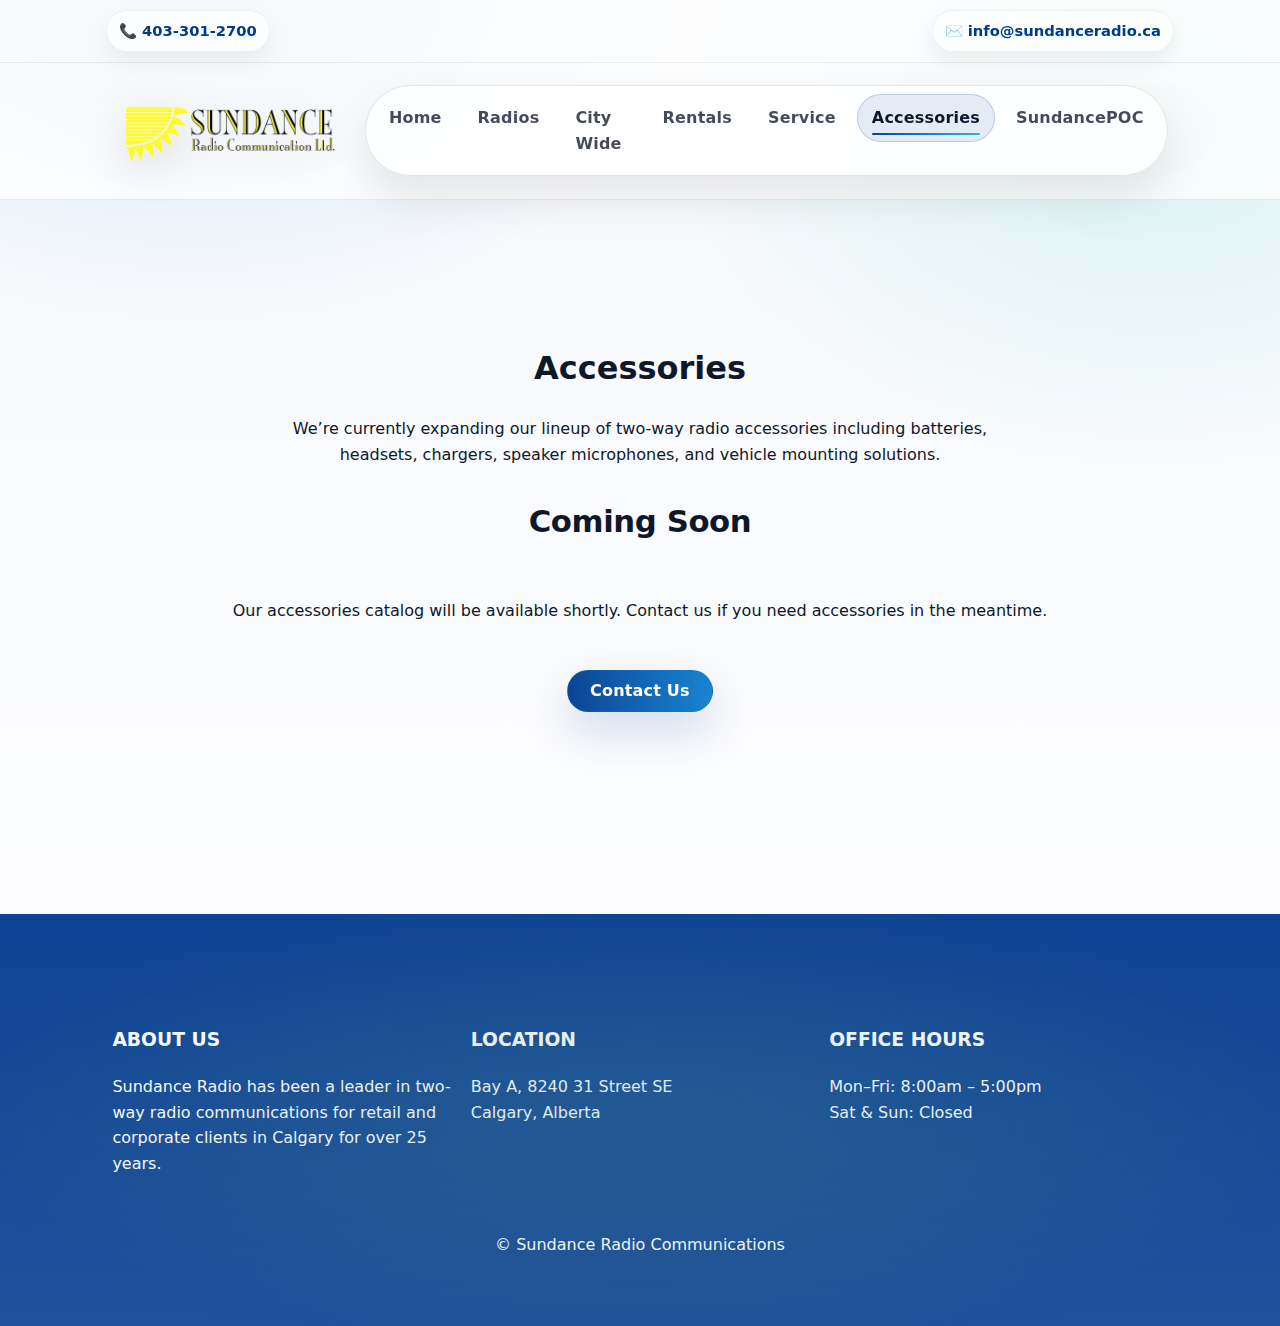
<file: sundancehost-main/accessories22.html>
<!DOCTYPE html>
<html lang="en">
<head>
  <link rel="icon" href="/favicon.png" type="image/png">
  <meta charset="UTF-8" />
  <meta name="viewport" content="width=device-width, initial-scale=1.0" />
  <title>Accessories | Sundance Radio</title>
  <link rel="stylesheet" href="style.css" />
</head>

<body>

<!-- TOP BAR -->
<div class="top-bar">
  <div class="top-bar-container">
    <a href="tel:14033012700" class="top-bar-item">📞 403-301-2700</a>
    <a href="mailto:info@sundanceradio.ca" class="top-bar-item">✉️ info@sundanceradio.ca</a>
  </div>
</div>

<!-- HEADER -->
<header class="site-header">
  <div class="container">
    <div class="logo-container">
      <img src="logo.png" alt="Sundance Radio Logo" class="logo-image">
    </div>

    <nav class="site-nav">
  <!-- Hamburger button (MISSING on this page) -->
  <button class="hamburger" aria-label="Toggle Menu">
    <span></span>
    <span></span>
    <span></span>
  </button>

  <ul class="nav-links">
    <li><a href="index.html">Home</a></li>

    <li class="has-dropdown">
      <a href="#" class="dropdown-toggle">Radios</a>
      <ul class="dropdown-menu">
        <li><a href="radios-digital.html">Digital Radios</a></li>
        <li><a href="radios-analog.html">Analog Radios</a></li>
      </ul>
    </li>

    <li><a href="citywide.html">City Wide</a></li>
    <li><a href="rentals.html">Rentals</a></li>
    <li><a href="service.html">Service</a></li>
    <li><a href="accessories.html" class="active">Accessories</a></li>
    <li><a href="sundancepoc.html">SundancePOC</a></li>
  </ul>
</nav>

  </div>
</header>

<!-- COMING SOON SECTION -->
<section class="why-sundance">
  <div class="container">
    <h1>Accessories</h1>
    <p style="max-width:700px;margin:0 auto 30px;">
      We’re currently expanding our lineup of two-way radio accessories including
      batteries, headsets, chargers, speaker microphones, and vehicle mounting solutions.
    </p>

    <h2>Coming Soon</h2>
    <p>
      Our accessories catalog will be available shortly.
      Contact us if you need accessories in the meantime.
    </p>

    <a href="contact.html" class="btn btn-primary" style="margin-top:30px;">
      Contact Us
    </a>
  </div>
</section>

<!-- FOOTER -->
<footer class="site-footer">
  <div class="container">
    <div class="features-grid">
      <div>
        <h3>ABOUT US</h3>
        <p>
          Sundance Radio has been a leader in two-way radio communications
          for retail and corporate clients in Calgary for over 25 years.
        </p>
      </div>

      <div>
        <h3>LOCATION</h3>
        <p>
          Bay A, 8240 31 Street SE<br>
          Calgary, Alberta
        </p>
      </div>

      <div>
        <h3>OFFICE HOURS</h3>
        <p>
          Mon–Fri: 8:00am – 5:00pm<br>
          Sat & Sun: Closed
        </p>
      </div>
    </div>

    <p style="text-align:center;margin-top:40px;">
      © Sundance Radio Communications
    </p>
  </div>
</footer>
<script src="main.js"></script>

</body>
</html>
</file>
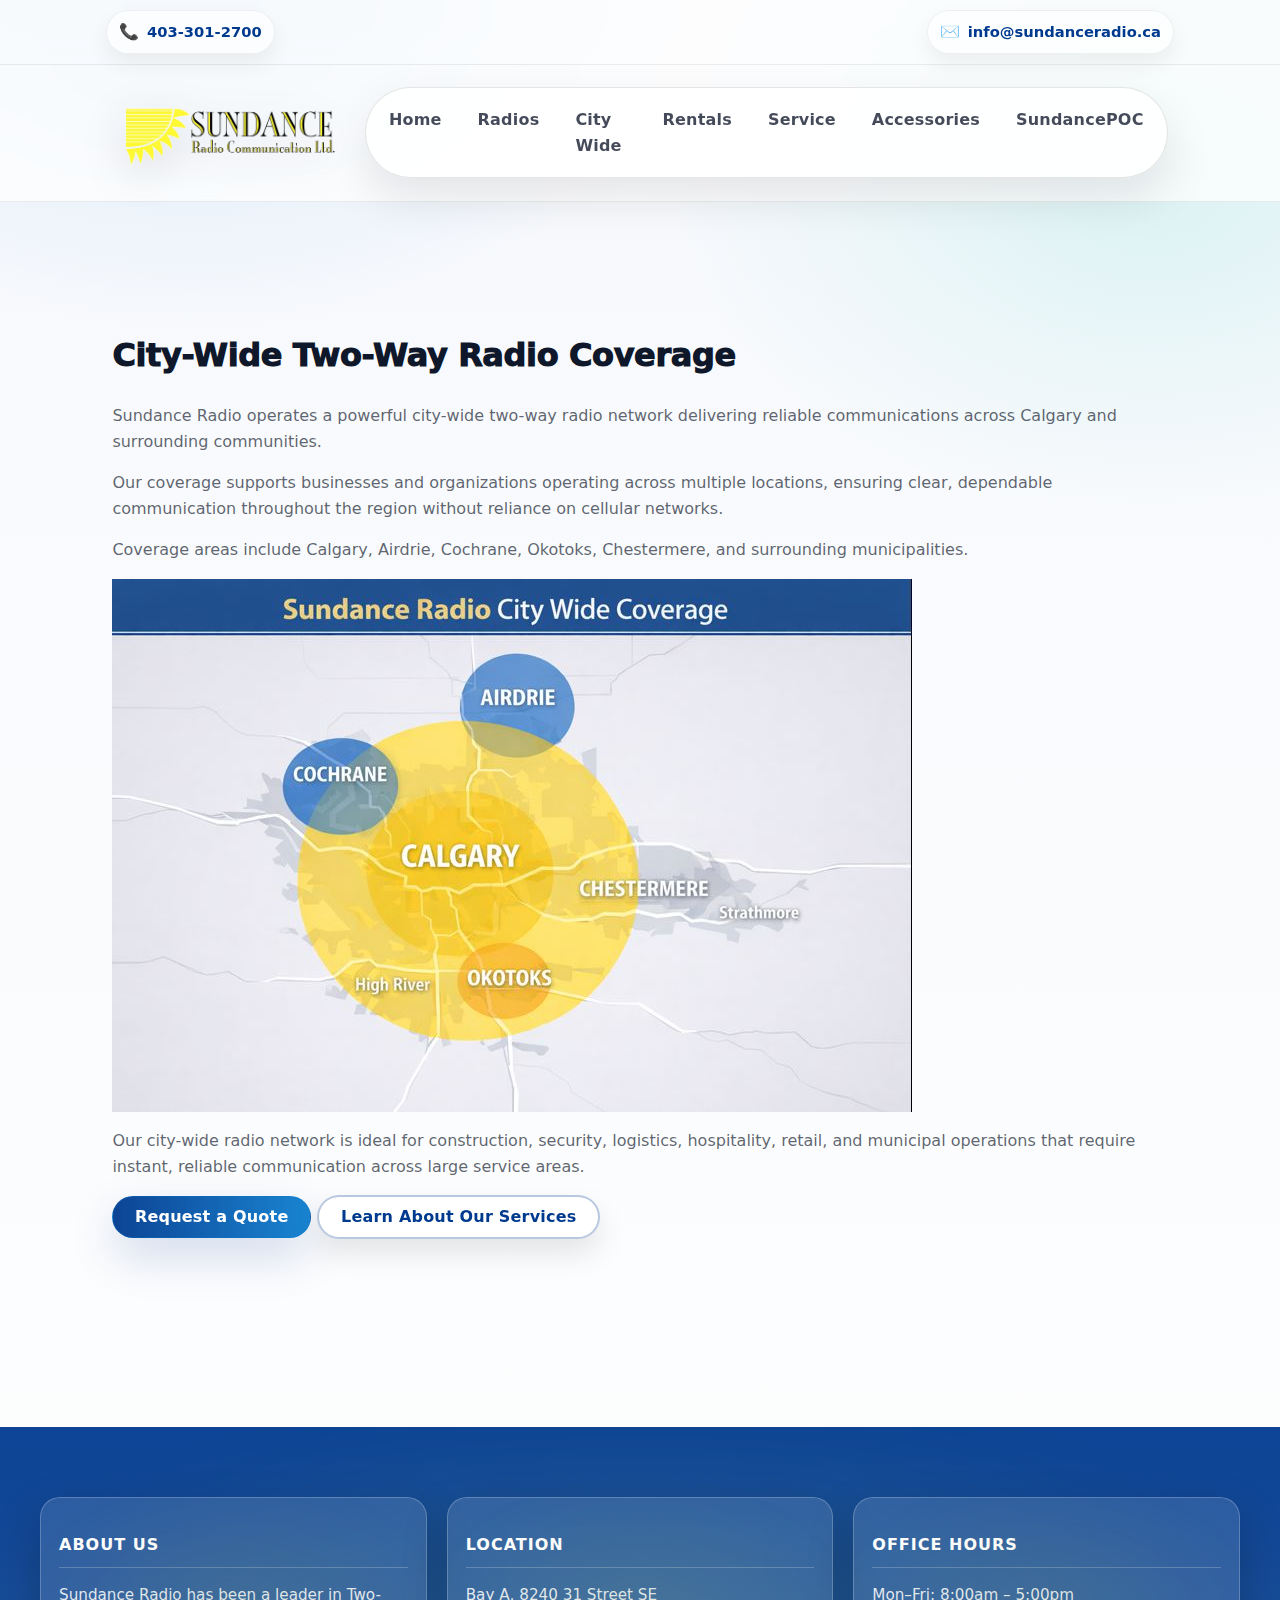
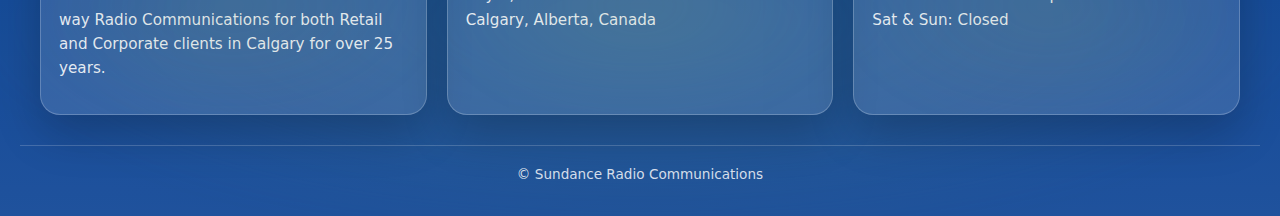
<file: sundancehost-main/citywide.html>
<!DOCTYPE html>
<html lang="en">
<head>
  
  <link rel="icon" href="/favicon.png" type="image/png">
<meta charset="UTF-8" />
<meta name="viewport" content="width=device-width, initial-scale=1.0" />
<title>Sundance Radio | Two-Way Radio Sales, Rentals & Service</title>
<link rel="stylesheet" href="style.css" />
</head>
<body>

<!-- ===============================
   TOP CONTACT BAR
================================ -->
<div class="top-bar">
  <div class="top-bar-container">
    <a href="tel:14033012700" class="top-bar-item">
      <span class="icon">📞</span>
      <span class="text">403-301-2700</span>
    </a>

    <a href="mailto:info@sundanceradio.ca" class="top-bar-item">
      <span class="icon">✉️</span>
      <span class="text">info@sundanceradio.ca</span>
    </a>
  </div>
</div>

<!-- ===============================
   HEADER & NAVIGATION
================================ -->
<header class="site-header">
  <div class="container">
    <div class="logo-container">
      <img src="logo.png" alt="Sundance Radio Logo" class="logo-image">
    </div>

    <nav class="site-nav">
      <button class="hamburger" aria-label="Toggle Menu">
        <span></span>
        <span></span>
        <span></span>
      </button>

      <ul class="nav-links">
        <li><a href="index.html">Home</a></li>
        <li class="has-dropdown">
          <a href="#" class="dropdown-toggle">Radios</a>
          <ul class="dropdown-menu">
            <li><a href="radios-digital.html">Digital Radios</a></li>
            <li><a href="radios-analog.html">Analog Radios</a></li>
          </ul>
        </li>
        <li><a href="citywide.html">City Wide</a></li>
        <li><a href="rentals.html">Rentals</a></li>
        <li><a href="service.html">Service</a></li>
        <li><a href="accessories.html">Accessories</a></li>
        <li><a href="sundancepoc.html">SundancePOC</a></li>
      </ul>
    </nav>
  </div>
</header>

<!-- ===============================
   CITY WIDE COVERAGE SECTION
================================ -->
<section class="citywide-coverage">
  <div class="container">

    <h1>City-Wide Two-Way Radio Coverage</h1>

    <p>
      Sundance Radio operates a powerful city-wide two-way radio network
      delivering reliable communications across Calgary and surrounding
      communities.
    </p>

    <p>
      Our coverage supports businesses and organizations operating across
      multiple locations, ensuring clear, dependable communication throughout
      the region without reliance on cellular networks.
    </p>

    <p>
      Coverage areas include Calgary, Airdrie, Cochrane, Okotoks,
      Chestermere, and surrounding municipalities.
    </p>

    <!-- Coverage Map -->
    <div class="coverage-map-container">
      <img
        src="coverage-image.jpeg"
        alt="Sundance Radio City Wide Coverage Map"
        class="coverage-map"
      >
    </div>

    <p>
      Our city-wide radio network is ideal for construction, security,
      logistics, hospitality, retail, and municipal operations that require
      instant, reliable communication across large service areas.
    </p>

    <!-- CTA -->
    <div class="cta-buttons">
      <a href="contact.html" class="btn btn-primary">Request a Quote</a>
      <a href="service.html" class="btn btn-outline">Learn About Our Services</a>
    </div>

  </div>
</section>

<!-- ===============================
   FOOTER
================================ -->
<footer class="site-footer">
  <div class="footer-container">

    <div class="footer-column">
      <h3>About Us</h3>
      <p>
        Sundance Radio has been a leader in Two-way Radio Communications
        for both Retail and Corporate clients in Calgary for over 25 years.
      </p>
    </div>

    <div class="footer-column">
      <h3>Location</h3>
      <p>
        Bay A, 8240 31 Street SE<br>
        Calgary, Alberta, Canada
      </p>
    </div>

    <div class="footer-column">
      <h3>Office Hours</h3>
      <p>
        Mon–Fri: 8:00am – 5:00pm<br>
        Sat & Sun: Closed
      </p>
    </div>

  </div>

  <div class="footer-bottom">
    © Sundance Radio Communications
  </div>
</footer>

<script src="main.js"></script>
</body>
</html>
</file>
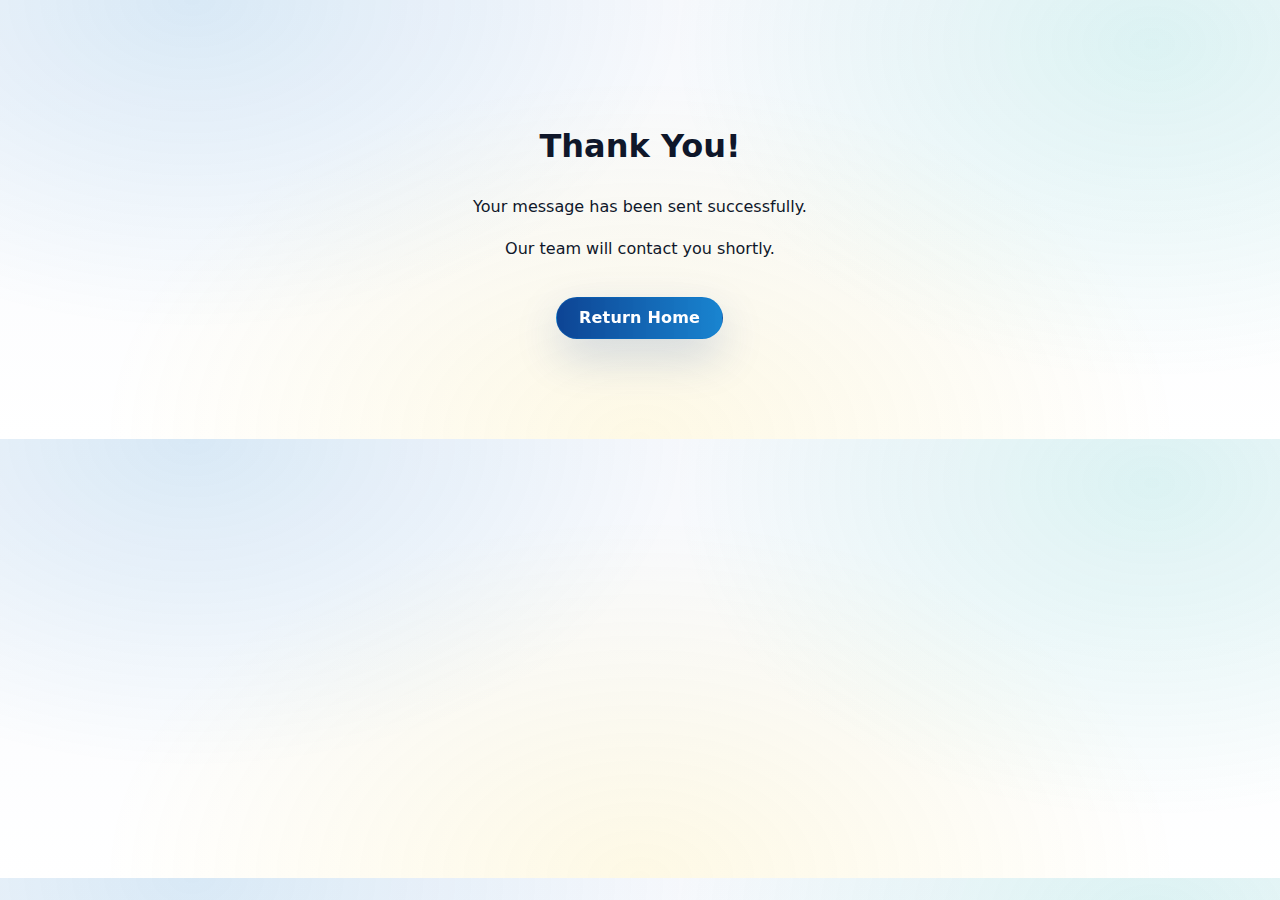
<file: sundancehost-main/contact-success.html>
<!DOCTYPE html>
<html lang="en">
<head>
<meta charset="UTF-8">
<title>Message Sent | Sundance Radio</title>
<link rel="stylesheet" href="style.css">
</head>

<body>
<section style="padding:100px 20px;text-align:center;">
  <h1>Thank You!</h1>
  <p>Your message has been sent successfully.</p>
  <p>Our team will contact you shortly.</p>

  <a href="index.html" class="btn btn-primary" style="margin-top:20px;display:inline-block;">
    Return Home
  </a>
</section>
</body>
</html>
</file>
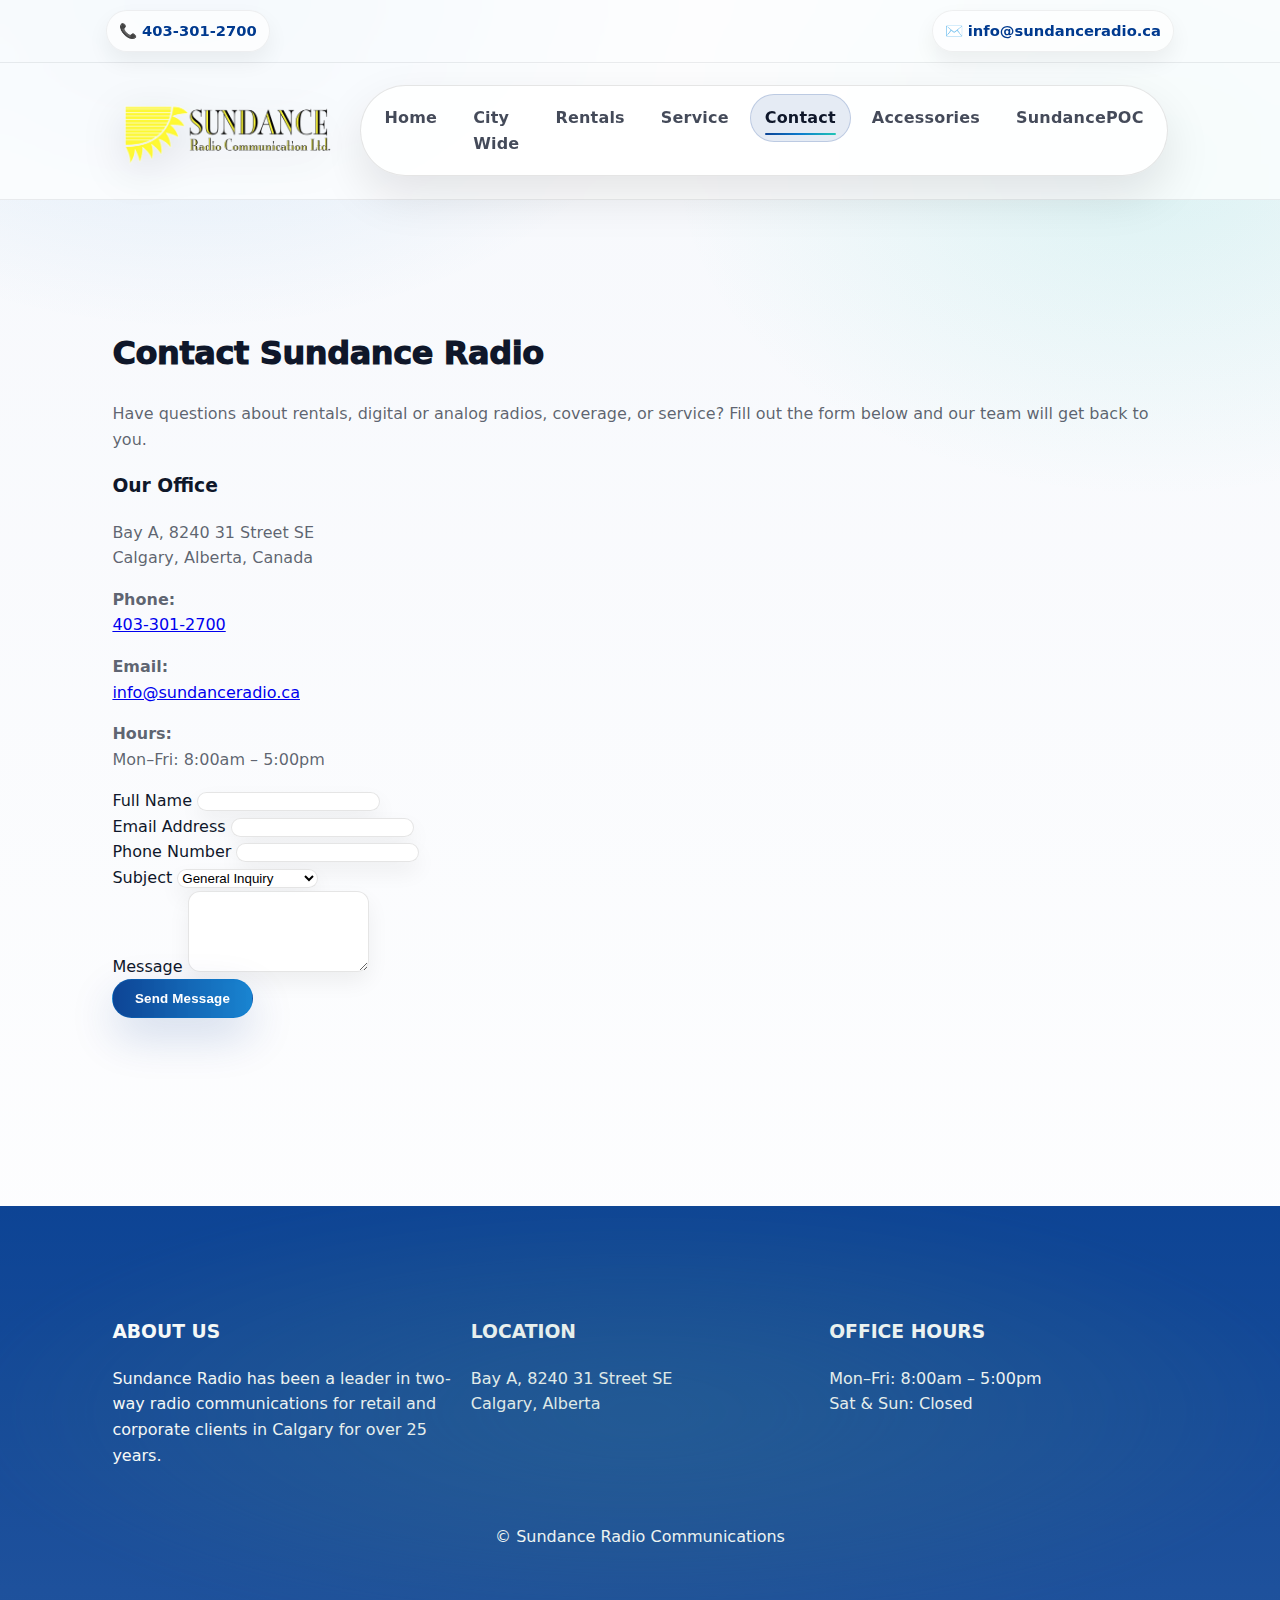
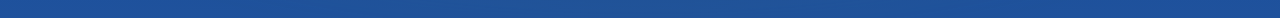
<file: sundancehost-main/contact.html>
<!DOCTYPE html>
<html lang="en">
<head>
    <link rel="icon" href="/favicon.png" type="image/png">
<meta charset="UTF-8" />
<meta name="viewport" content="width=device-width, initial-scale=1.0" />
<title>Contact Us | Sundance Radio</title>

<link rel="stylesheet" href="style.css" />

</head>

<body>

<!-- TOP BAR -->
<div class="top-bar">
  <div class="top-bar-container">
    <a href="tel:14033012700" class="top-bar-item">📞 403-301-2700</a>
    <a href="mailto:info@sundanceradio.ca" class="top-bar-item">✉️ info@sundanceradio.ca</a>
  </div>
</div>

<!-- HEADER -->
<header class="site-header">
  <div class="container">
    <div class="logo-container">
      <img src="logo.png" alt="Sundance Radio Logo" class="logo-image">
    </div>

    <nav class="site-nav">
      <ul class="nav-links">
        <li><a href="index.html">Home</a></li>
        <li><a href="citywide.html">City Wide</a></li>
        <li><a href="rentals.html">Rentals</a></li>
        <li><a href="service.html">Service</a></li>
        <li><a href="contact.html" class="active">Contact</a></li>
        <li><a href="accessories.html">Accessories</a></li>
        <li><a href="sundancepoc.html">SundancePOC</a></li>
      </ul>
    </nav>
  </div>
</header>

<!-- CONTACT SECTION -->
<section class="contact-section">
  <div class="container">

    <h1>Contact Sundance Radio</h1>
    <p>
      Have questions about rentals, digital or analog radios, coverage,
      or service? Fill out the form below and our team will get back to you.
    </p>

    <div class="contact-grid">

      <!-- CONTACT INFO -->
      <div class="contact-info">
        <h3>Our Office</h3>
        <p>
          Bay A, 8240 31 Street SE<br>
          Calgary, Alberta, Canada
        </p>

        <p>
          <strong>Phone:</strong><br>
          <a href="tel:14033012700">403-301-2700</a>
        </p>

        <p>
          <strong>Email:</strong><br>
          <a href="mailto:info@sundanceradio.ca">info@sundanceradio.ca</a>
        </p>

        <p>
          <strong>Hours:</strong><br>
          Mon–Fri: 8:00am – 5:00pm
        </p>
      </div>

      <!-- CONTACT FORM -->
      <form
  class="contact-form"
  name="contact"
  method="POST"
  data-netlify="true"
  netlify-honeypot="bot-field"
  action="/contact-success.html"
>
  <!-- Required for Netlify -->
  <input type="hidden" name="form-name" value="contact">

  <!-- Honeypot (spam protection) -->
  <p style="display:none;">
    <label>
      Don’t fill this out if you're human:
      <input name="bot-field">
    </label>
  </p>

  <div class="form-group">
    <label for="name">Full Name</label>
    <input type="text" id="name" name="name" required>
  </div>

  <div class="form-group">
    <label for="email">Email Address</label>
    <input type="email" id="email" name="email" required>
  </div>

  <div class="form-group">
    <label for="phone">Phone Number</label>
    <input type="tel" id="phone" name="phone">
  </div>

  <div class="form-group">
    <label for="subject">Subject</label>
    <select id="subject" name="subject">
      <option>General Inquiry</option>
      <option>Radio Rentals</option>
      <option>Digital Radios</option>
      <option>Analog Radios</option>
      <option>Service & Repair</option>
      <option>City Wide Coverage</option>
    </select>
  </div>

  <div class="form-group">
    <label for="message">Message</label>
    <textarea id="message" name="message" rows="5" required></textarea>
  </div>

  <button type="submit" class="btn btn-primary">
    Send Message
  </button>
</form>

    </div>
  </div>
</section>

<!-- FOOTER (same as index) -->
<footer class="site-footer">
  <div class="container">
    <div class="features-grid">
      <div>
        <h3>ABOUT US</h3>
        <p>
          Sundance Radio has been a leader in two-way radio communications
          for retail and corporate clients in Calgary for over 25 years.
        </p>
      </div>

      <div>
        <h3>LOCATION</h3>
        <p>
          Bay A, 8240 31 Street SE<br>
          Calgary, Alberta
        </p>
      </div>

      <div>
        <h3>OFFICE HOURS</h3>
        <p>
          Mon–Fri: 8:00am – 5:00pm<br>
          Sat & Sun: Closed
        </p>
      </div>
    </div>

    <p style="text-align:center;margin-top:40px;">
      © Sundance Radio Communications
    </p>
  </div>
</footer>

</body>
</html>
</file>
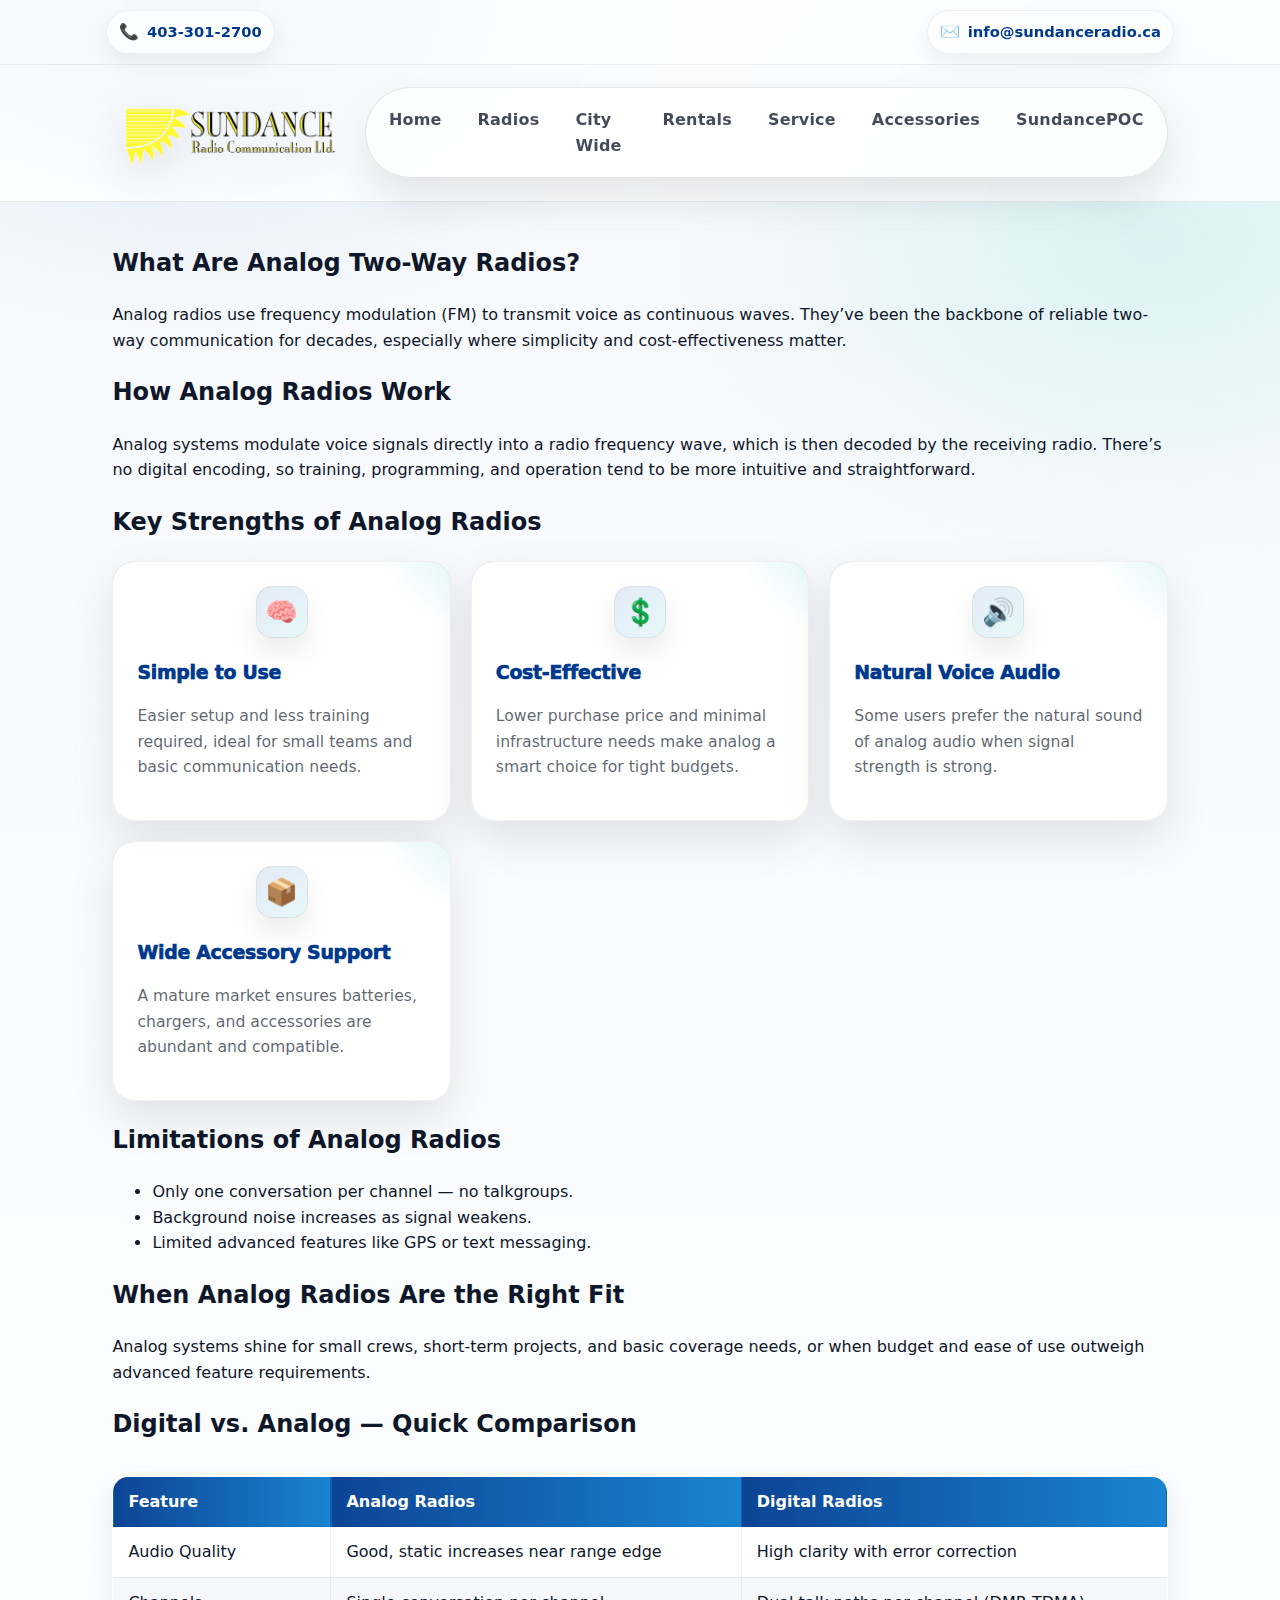
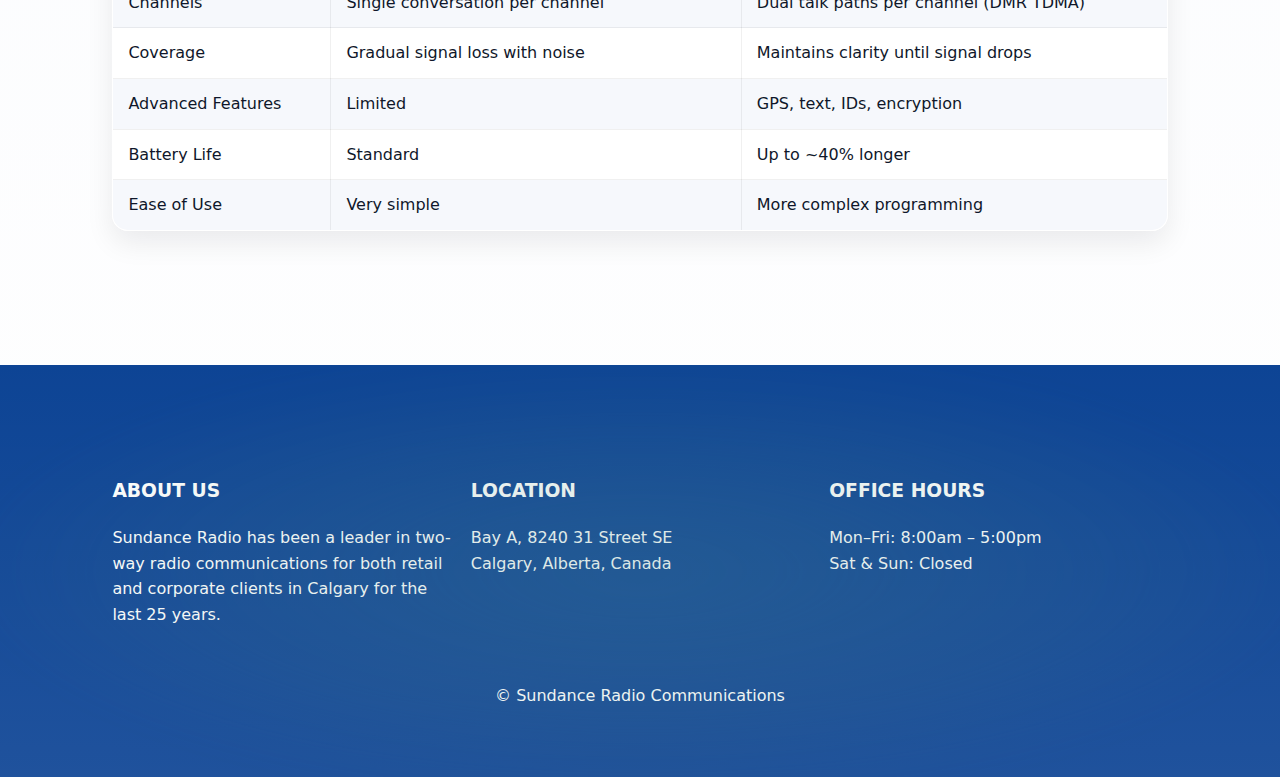
<file: sundancehost-main/radios-analog.html>
<!DOCTYPE html>
<html lang="en">
<head>
    <link rel="icon" href="/favicon.png" type="image/png">
<meta charset="UTF-8" />
<meta name="viewport" content="width=device-width, initial-scale=1.0" />
<title>Analog Two-Way Radios | Sundance Radio</title>
<link rel="stylesheet" href="style.css" />
</head>

<body>

<!-- ===============================
   TOP CONTACT BAR
================================ -->
<div class="top-bar">
  <div class="top-bar-container">
    <a href="tel:14033012700" class="top-bar-item">
      <span class="icon">📞</span>
      <span class="text">403-301-2700</span>
    </a>

    <a href="mailto:info@sundanceradio.ca" class="top-bar-item">
      <span class="icon">✉️</span>
      <span class="text">info@sundanceradio.ca</span>
    </a>
  </div>
</div>

<!-- ===============================
   HEADER & NAVIGATION
================================ -->
<header class="site-header">
  <div class="container">
    <div class="logo-container">
      <img src="logo.png" alt="Sundance Radio Logo" class="logo-image">
    </div>

    <nav class="site-nav">
      <button class="hamburger" aria-label="Toggle Menu">
        <span></span>
        <span></span>
        <span></span>
      </button>

      <ul class="nav-links">
        <li><a href="index.html">Home</a></li>

        <li class="has-dropdown">
          <a href="#" class="dropdown-toggle">Radios</a>
          <ul class="dropdown-menu">
            <li><a href="radios-digital.html">Digital Radios</a></li>
            <li><a href="radios-analog.html">Analog Radios</a></li>
          </ul>
        </li>

        <li><a href="citywide.html">City Wide</a></li>
        <li><a href="rentals.html">Rentals</a></li>
        <li><a href="service.html">Service</a></li>
        <li><a href="accessories.html">Accessories</a></li>
        <li><a href="sundancepoc.html">SundancePOC</a></li>
      </ul>
    </nav>
  </div>
</header>

<!-- ===============================
   ANALOG RADIO INFORMATION
================================ -->
<section class="container analog-info">
  <h2>What Are Analog Two-Way Radios?</h2>
  <p>
    Analog radios use frequency modulation (FM) to transmit voice as continuous waves.
    They’ve been the backbone of reliable two-way communication for decades,
    especially where simplicity and cost-effectiveness matter.
  </p>

  <h2>How Analog Radios Work</h2>
  <p>
    Analog systems modulate voice signals directly into a radio frequency wave,
    which is then decoded by the receiving radio. There’s no digital encoding,
    so training, programming, and operation tend to be more intuitive and straightforward.
  </p>

  <h2>Key Strengths of Analog Radios</h2>
  <div class="features-grid">
    <div class="feature-card">
      <div class="icon">🧠</div>
      <h3>Simple to Use</h3>
      <p>Easier setup and less training required, ideal for small teams and basic communication needs.</p>
    </div>
    <div class="feature-card">
      <div class="icon">💲</div>
      <h3>Cost-Effective</h3>
      <p>Lower purchase price and minimal infrastructure needs make analog a smart choice for tight budgets.</p>
    </div>
    <div class="feature-card">
      <div class="icon">🔊</div>
      <h3>Natural Voice Audio</h3>
      <p>Some users prefer the natural sound of analog audio when signal strength is strong.</p>
    </div>
    <div class="feature-card">
      <div class="icon">📦</div>
      <h3>Wide Accessory Support</h3>
      <p>A mature market ensures batteries, chargers, and accessories are abundant and compatible.</p>
    </div>
  </div>

  <h2>Limitations of Analog Radios</h2>
  <ul>
    <li>Only one conversation per channel — no talkgroups.</li>
    <li>Background noise increases as signal weakens.</li>
    <li>Limited advanced features like GPS or text messaging.</li>
  </ul>

  <h2>When Analog Radios Are the Right Fit</h2>
  <p>
    Analog systems shine for small crews, short-term projects, and basic coverage needs,
    or when budget and ease of use outweigh advanced feature requirements.
  </p>

  <h2>Digital vs. Analog — Quick Comparison</h2>
<table class="comparison-table">
  <thead>
    <tr>
      <th>Feature</th>
      <th>Analog Radios</th>
      <th>Digital Radios</th>
    </tr>
  </thead>
  <tbody>
    <tr>
      <td data-label="Feature">Audio Quality</td>
      <td data-label="Analog Radios">Good, static increases near range edge</td>
      <td data-label="Digital Radios">High clarity with error correction</td>
    </tr>
    <tr>
      <td data-label="Feature">Channels</td>
      <td data-label="Analog Radios">Single conversation per channel</td>
      <td data-label="Digital Radios">Dual talk paths per channel (DMR TDMA)</td>
    </tr>
    <tr>
      <td data-label="Feature">Coverage</td>
      <td data-label="Analog Radios">Gradual signal loss with noise</td>
      <td data-label="Digital Radios">Maintains clarity until signal drops</td>
    </tr>
    <tr>
      <td data-label="Feature">Advanced Features</td>
      <td data-label="Analog Radios">Limited</td>
      <td data-label="Digital Radios">GPS, text, IDs, encryption</td>
    </tr>
    <tr>
      <td data-label="Feature">Battery Life</td>
      <td data-label="Analog Radios">Standard</td>
      <td data-label="Digital Radios">Up to ~40% longer</td>
    </tr>
    <tr>
      <td data-label="Feature">Ease of Use</td>
      <td data-label="Analog Radios">Very simple</td>
      <td data-label="Digital Radios">More complex programming</td>
    </tr>
  </tbody>
</table>
</section>

<!-- ===============================
   FOOTER
================================ -->
<footer class="site-footer">
  <div class="container">

    <div class="features-grid">

      <div>
        <h3>ABOUT US</h3>
        <p>
          Sundance Radio has been a leader in two-way radio communications
          for both retail and corporate clients in Calgary for the last 25 years.
        </p>
      </div>

      <div>
        <h3>LOCATION</h3>
        <p>
          Bay A, 8240 31 Street SE<br>
          Calgary, Alberta, Canada
        </p>
      </div>

      <div>
        <h3>OFFICE HOURS</h3>
        <p>
          Mon–Fri: 8:00am – 5:00pm<br>
          Sat & Sun: Closed
        </p>
      </div>

    </div>

    <p style="text-align:center; margin-top:40px;">
      © Sundance Radio Communications
    </p>

  </div>
</footer>

<script src="main.js"></script>
</body>
</html>
</file>
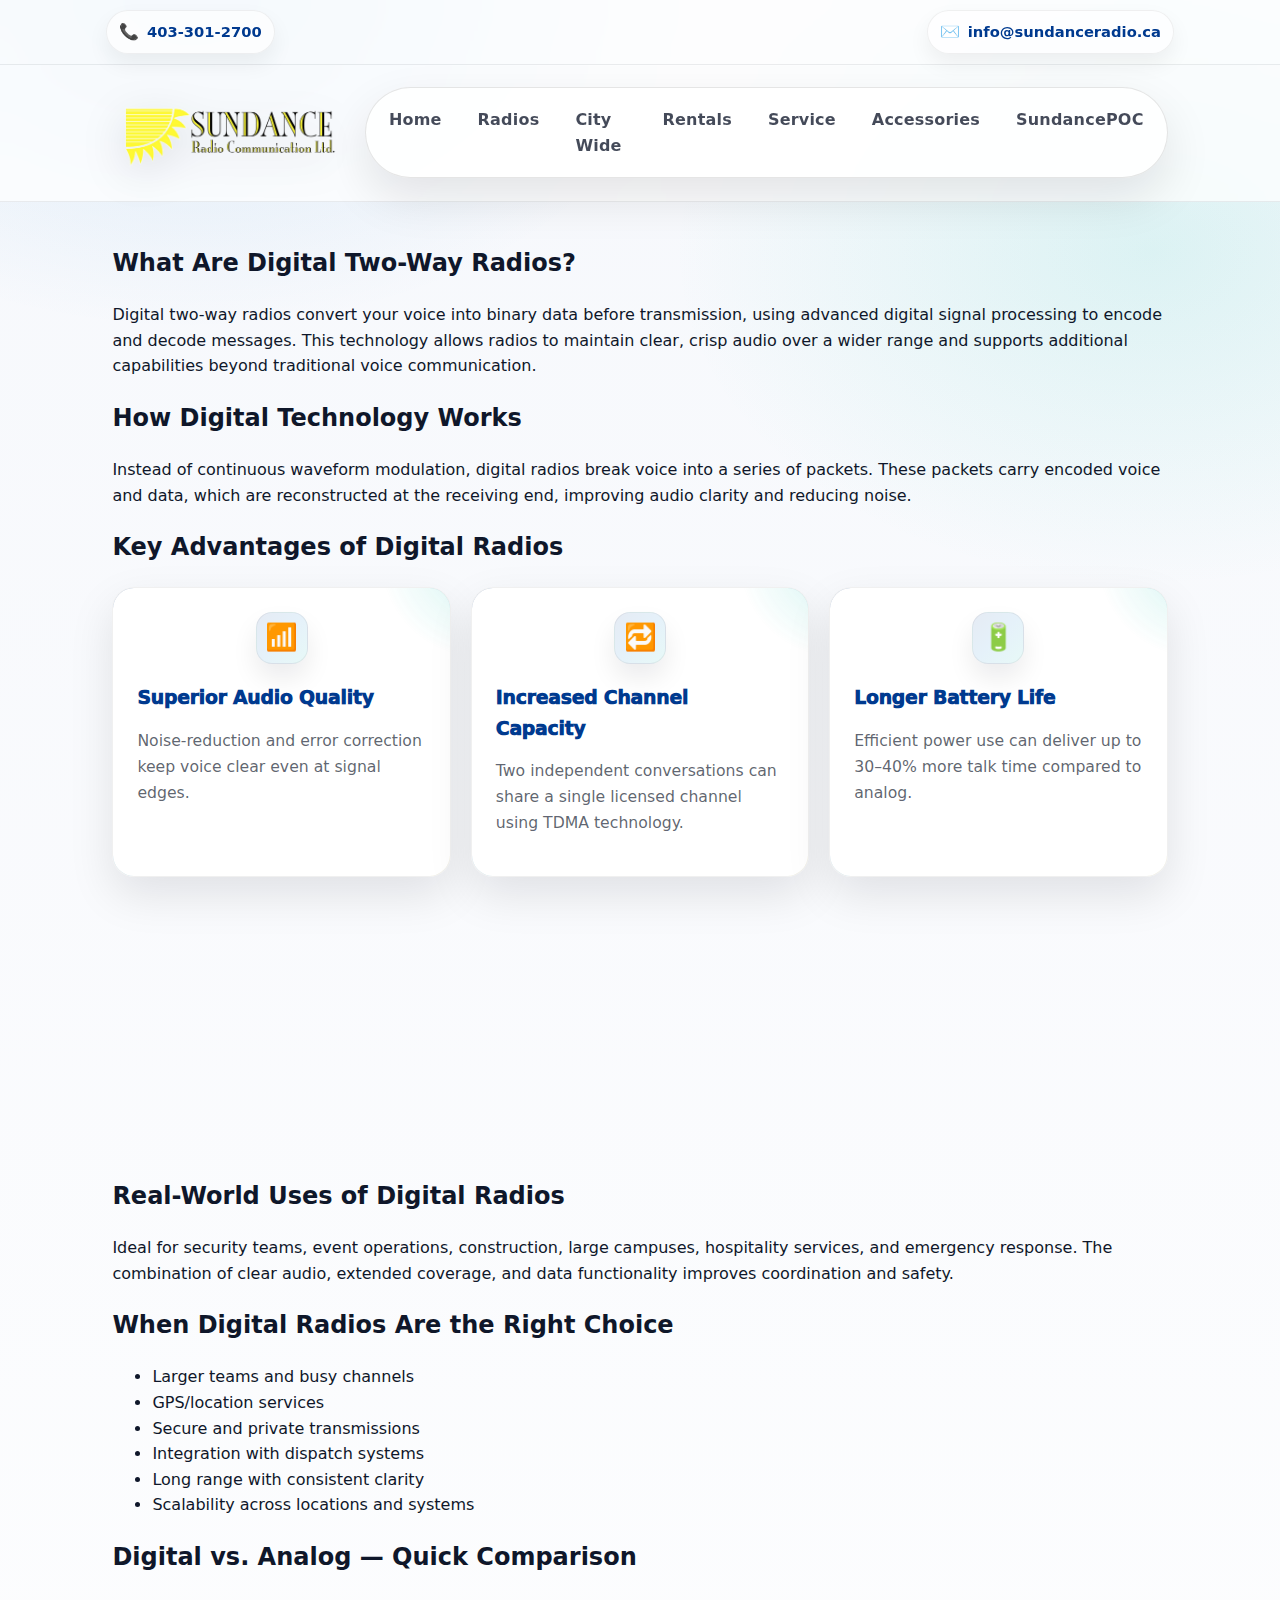
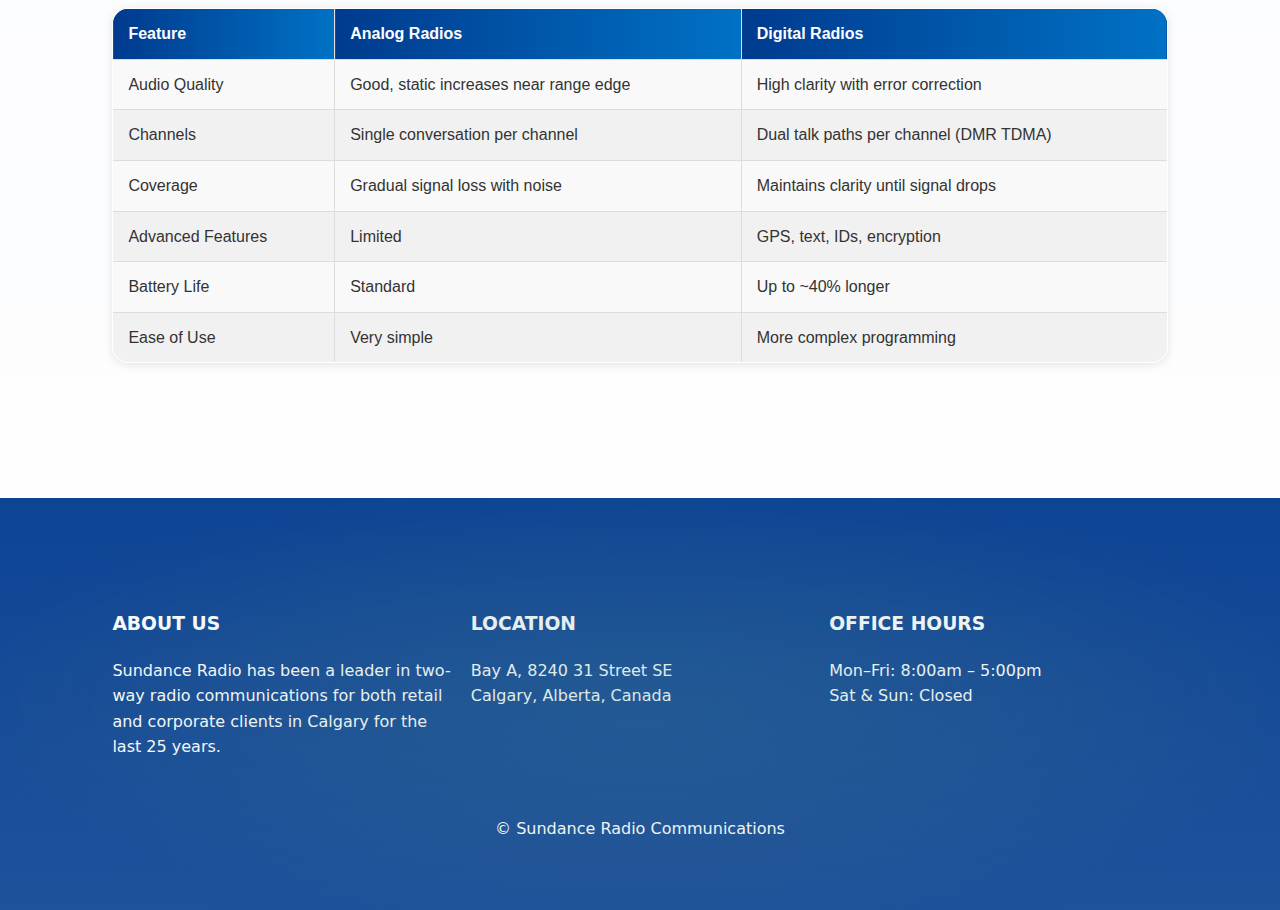
<file: sundancehost-main/radios-digital.html>
<!DOCTYPE html>
<html lang="en">
<head>
  <link rel="icon" href="/favicon.png" type="image/png">
<meta charset="UTF-8" />
<meta name="viewport" content="width=device-width, initial-scale=1.0" />
<title>Digital Two-Way Radios | Sundance Radio</title>
<link rel="stylesheet" href="style.css" />
</head>

<body>

<!-- ===============================
   TOP CONTACT BAR
================================ -->
<div class="top-bar">
  <div class="top-bar-container">
    <a href="tel:14033012700" class="top-bar-item">
      <span class="icon">📞</span>
      <span class="text">403-301-2700</span>
    </a>

    <a href="mailto:info@sundanceradio.ca" class="top-bar-item">
      <span class="icon">✉️</span>
      <span class="text">info@sundanceradio.ca</span>
    </a>
  </div>
</div>

<!-- ===============================
   HEADER & NAVIGATION
================================ -->
<header class="site-header">
  <div class="container">
    <div class="logo-container">
      <img src="logo.png" alt="Sundance Radio Logo" class="logo-image">
    </div>

    <nav class="site-nav">
      <button class="hamburger" aria-label="Toggle Menu">
        <span></span>
        <span></span>
        <span></span>
      </button>

      <ul class="nav-links">
        <li><a href="index.html">Home</a></li>

        <li class="has-dropdown">
          <a href="#" class="dropdown-toggle">Radios</a>
          <ul class="dropdown-menu">
            <li><a href="radios-digital.html">Digital Radios</a></li>
            <li><a href="radios-analog.html">Analog Radios</a></li>
          </ul>
        </li>

        <li><a href="citywide.html">City Wide</a></li>
        <li><a href="rentals.html">Rentals</a></li>
        <li><a href="service.html">Service</a></li>
        <li><a href="accessories.html">Accessories</a></li>
        <li><a href="sundancepoc.html">SundancePOC</a></li>
      </ul>
    </nav>
  </div>
</header>

<!-- ===============================
   DIGITAL RADIO INFORMATION
================================ -->
<section class="container digital-info">
  <h2>What Are Digital Two-Way Radios?</h2>
  <p>
    Digital two-way radios convert your voice into binary data before transmission,
    using advanced digital signal processing to encode and decode messages.
    This technology allows radios to maintain clear, crisp audio over a wider range
    and supports additional capabilities beyond traditional voice communication.
  </p>

  <h2>How Digital Technology Works</h2>
  <p>
    Instead of continuous waveform modulation, digital radios break voice into a series
    of packets. These packets carry encoded voice and data, which are reconstructed
    at the receiving end, improving audio clarity and reducing noise.
  </p>

  <h2>Key Advantages of Digital Radios</h2>
  <div class="features-grid">
    <div class="feature-card">
      <div class="icon">📶</div>
      <h3>Superior Audio Quality</h3>
      <p>Noise-reduction and error correction keep voice clear even at signal edges.</p>
    </div>
    <div class="feature-card">
      <div class="icon">🔁</div>
      <h3>Increased Channel Capacity</h3>
      <p>Two independent conversations can share a single licensed channel using TDMA technology.</p>
    </div>
    <div class="feature-card">
      <div class="icon">🔋</div>
      <h3>Longer Battery Life</h3>
      <p>Efficient power use can deliver up to 30–40% more talk time compared to analog.</p>
    </div>
    <div class="feature-card">
      <div class="icon">🧠</div>
      <h3>Advanced Features</h3>
      <p>GPS tracking, text messaging, talkgroups, encryption, and system integration options.</p>
    </div>
  </div>

  <h2>Real-World Uses of Digital Radios</h2>
  <p>
    Ideal for security teams, event operations, construction, large campuses, hospitality services,
    and emergency response. The combination of clear audio, extended coverage, and data functionality
    improves coordination and safety.
  </p>

  <h2>When Digital Radios Are the Right Choice</h2>
  <ul>
    <li>Larger teams and busy channels</li>
    <li>GPS/location services</li>
    <li>Secure and private transmissions</li>
    <li>Integration with dispatch systems</li>
    <li>Long range with consistent clarity</li>
    <li>Scalability across locations and systems</li>
  </ul>

  <h2>Digital vs. Analog — Quick Comparison</h2>
 <table class="comparison-table">
  <thead>
    <tr>
      <th>Feature</th>
      <th>Analog Radios</th>
      <th>Digital Radios</th>
    </tr>
  </thead>
  <tbody>
    <tr>
      <td data-label="Feature">Audio Quality</td>
      <td data-label="Analog Radios">Good, static increases near range edge</td>
      <td data-label="Digital Radios">High clarity with error correction</td>
    </tr>
    <tr>
      <td data-label="Feature">Channels</td>
      <td data-label="Analog Radios">Single conversation per channel</td>
      <td data-label="Digital Radios">Dual talk paths per channel (DMR TDMA)</td>
    </tr>
    <tr>
      <td data-label="Feature">Coverage</td>
      <td data-label="Analog Radios">Gradual signal loss with noise</td>
      <td data-label="Digital Radios">Maintains clarity until signal drops</td>
    </tr>
    <tr>
      <td data-label="Feature">Advanced Features</td>
      <td data-label="Analog Radios">Limited</td>
      <td data-label="Digital Radios">GPS, text, IDs, encryption</td>
    </tr>
    <tr>
      <td data-label="Feature">Battery Life</td>
      <td data-label="Analog Radios">Standard</td>
      <td data-label="Digital Radios">Up to ~40% longer</td>
    </tr>
    <tr>
      <td data-label="Feature">Ease of Use</td>
      <td data-label="Analog Radios">Very simple</td>
      <td data-label="Digital Radios">More complex programming</td>
    </tr>
  </tbody>
</table>

<style>
.comparison-table {
  width: 100%;
  border-collapse: collapse;
  margin: 2rem 0;
  font-family: Arial, sans-serif;
  color: #333;
  background: #fff;
  box-shadow: 0 2px 10px rgba(0,0,0,0.1);
}

.comparison-table th,
.comparison-table td {
  border: 1px solid #ddd;
  padding: 12px 15px;
  text-align: left;
  word-wrap: break-word;
}

.comparison-table th {
  background-color: #004080;
  color: #fff;
  font-weight: bold;
}

.comparison-table td {
  background-color: #f9f9f9;
}

.comparison-table tr:nth-child(even) td {
  background-color: #f1f1f1;
}

.comparison-table tr:hover td {
  background-color: #e0e7ff;
}

/* Responsive adjustments */
@media screen and (max-width: 768px) {
  .comparison-table,
  .comparison-table thead,
  .comparison-table tbody,
  .comparison-table th,
  .comparison-table td,
  .comparison-table tr {
    display: block;
    width: 100%;
  }

  .comparison-table tr {
    margin-bottom: 1rem;
  }

  .comparison-table th {
    text-align: left;
    background-color: #004080;
    color: #fff;
    padding: 10px;
  }

  .comparison-table td {
    padding: 10px;
    text-align: left;
    border: none;
    border-bottom: 1px solid #ddd;
    position: relative;
    padding-left: 50%;
  }

  .comparison-table td::before {
    content: attr(data-label);
    position: absolute;
    left: 15px;
    font-weight: bold;
    white-space: nowrap;
  }
}
</style>

</section>

<!-- ===============================
   FOOTER
================================ -->
<footer class="site-footer">
  <div class="container">

    <div class="features-grid">

      <div>
        <h3>ABOUT US</h3>
        <p>
          Sundance Radio has been a leader in two-way radio communications
          for both retail and corporate clients in Calgary for the last 25 years.
        </p>
      </div>

      <div>
        <h3>LOCATION</h3>
        <p>
          Bay A, 8240 31 Street SE<br>
          Calgary, Alberta, Canada
        </p>
      </div>

      <div>
        <h3>OFFICE HOURS</h3>
        <p>
          Mon–Fri: 8:00am – 5:00pm<br>
          Sat & Sun: Closed
        </p>
      </div>

    </div>

    <p style="text-align:center; margin-top:40px;">
      © Sundance Radio Communications
    </p>

  </div>
</footer>

<script src="main.js"></script>
</body>
</html>
</file>
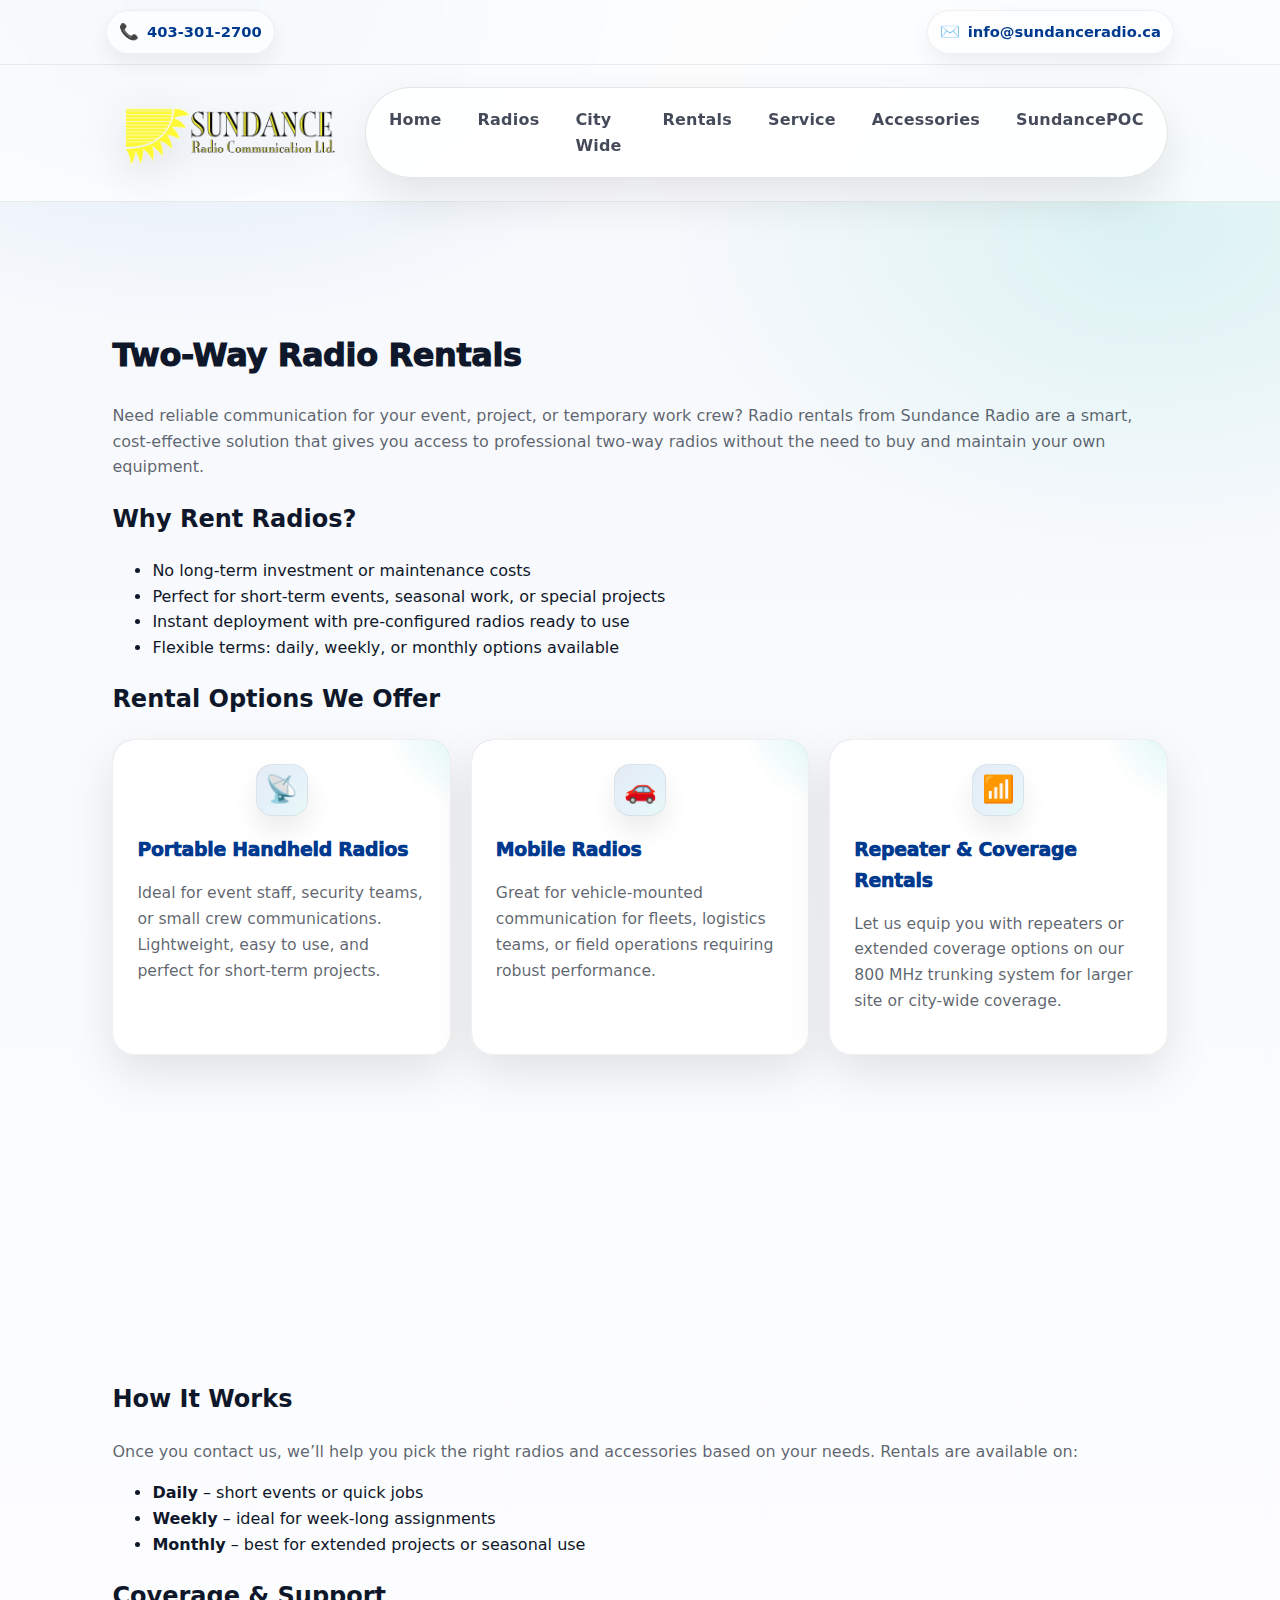
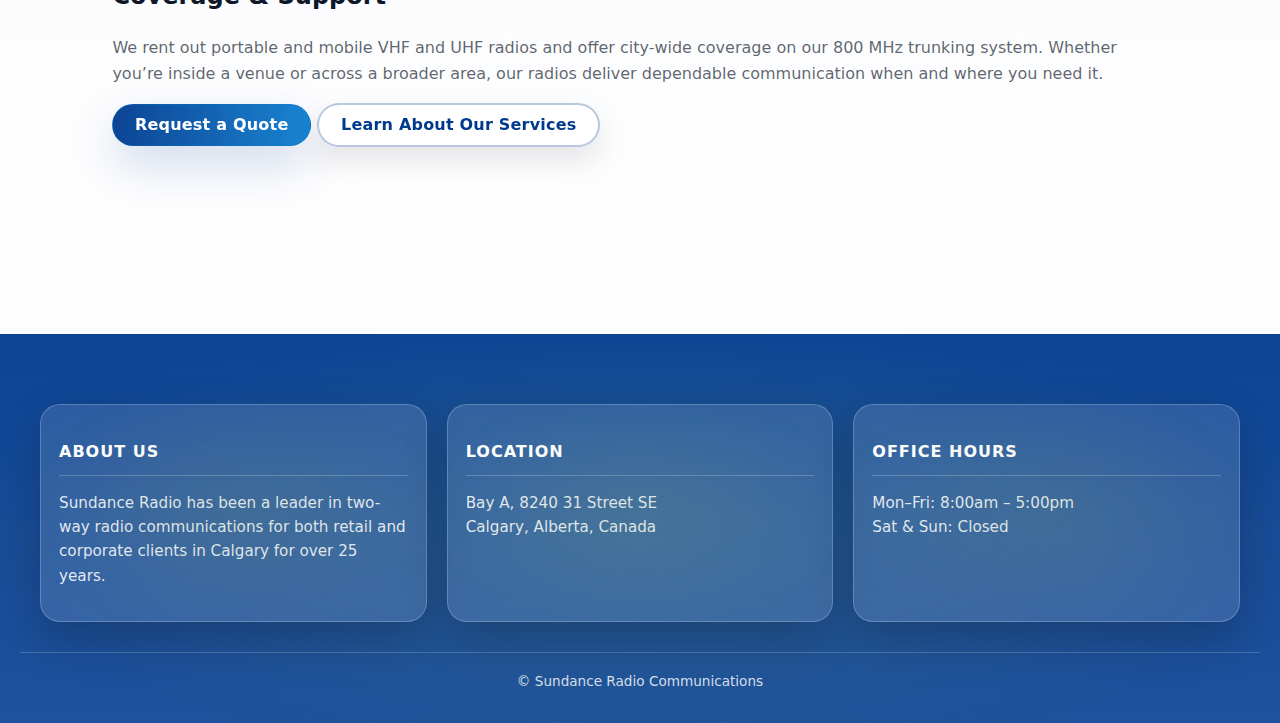
<file: sundancehost-main/rentals.html>
<!DOCTYPE html>
<html lang="en">
<head>
  <link rel="icon" href="/favicon.png" type="image/png">
<meta charset="UTF-8" />
<meta name="viewport" content="width=device-width, initial-scale=1.0" />
<title>Radio Rentals | Sundance Radio</title>
<link rel="stylesheet" href="style.css" />
</head>
<body>

<!-- ===============================
   TOP CONTACT BAR
================================ -->
<div class="top-bar">
  <div class="top-bar-container">
    <a href="tel:14033012700" class="top-bar-item">
      <span class="icon">📞</span>
      <span class="text">403-301-2700</span>
    </a>

    <a href="mailto:info@sundanceradio.ca" class="top-bar-item">
      <span class="icon">✉️</span>
      <span class="text">info@sundanceradio.ca</span>
    </a>
  </div>
</div>

<!-- ===============================
   HEADER & NAVIGATION
================================ -->
<header class="site-header">
  <div class="container">
    <div class="logo-container">
      <img src="logo.png" alt="Sundance Radio Logo" class="logo-image">
    </div>

    <nav class="site-nav">
      <button class="hamburger" aria-label="Toggle Menu">
        <span></span>
        <span></span>
        <span></span>
      </button>

      <ul class="nav-links">
        <li><a href="index.html">Home</a></li>
        <li class="has-dropdown">
          <a href="#" class="dropdown-toggle">Radios</a>
          <ul class="dropdown-menu">
            <li><a href="radios-digital.html">Digital Radios</a></li>
            <li><a href="radios-analog.html">Analog Radios</a></li>
          </ul>
        </li>
        <li><a href="citywide.html">City Wide</a></li>
        <li><a href="rentals.html">Rentals</a></li>
        <li><a href="service.html">Service</a></li>
        <li><a href="accessories.html">Accessories</a></li>
        <li><a href="sundancepoc.html">SundancePOC</a></li>
      </ul>
    </nav>
  </div>
</header>

<!-- ===============================
   RENTALS CONTENT
================================ -->
<section class="rentals-section">
  <div class="container">
    <h1>Two-Way Radio Rentals</h1>

    <p>
      Need reliable communication for your event, project, or temporary work crew?
      Radio rentals from Sundance Radio are a smart, cost-effective solution that
      gives you access to professional two-way radios without the need to buy and
      maintain your own equipment.
    </p>

    <!-- Rental Benefits -->
    <h2>Why Rent Radios?</h2>
    <ul>
      <li>No long-term investment or maintenance costs</li>
      <li>Perfect for short-term events, seasonal work, or special projects</li>
      <li>Instant deployment with pre-configured radios ready to use</li>
      <li>Flexible terms: daily, weekly, or monthly options available</li>
    </ul>

    <!-- Rental Options -->
    <h2>Rental Options We Offer</h2>
    <div class="features-grid">

      <div class="feature-card">
        <div class="icon">📡</div>
        <h3>Portable Handheld Radios</h3>
        <p>
          Ideal for event staff, security teams, or small crew communications.
          Lightweight, easy to use, and perfect for short-term projects.
        </p>
      </div>

      <div class="feature-card">
        <div class="icon">🚗</div>
        <h3>Mobile Radios</h3>
        <p>
          Great for vehicle-mounted communication for fleets, logistics teams,
          or field operations requiring robust performance.
        </p>
      </div>

      <div class="feature-card">
        <div class="icon">📶</div>
        <h3>Repeater & Coverage Rentals</h3>
        <p>
          Let us equip you with repeaters or extended coverage options on our
          800 MHz trunking system for larger site or city-wide coverage.
        </p>
      </div>

      <div class="feature-card">
        <div class="icon">⚙️</div>
        <h3>Accessories & Add-Ons</h3>
        <p>
          Extra batteries, speaker mics, headsets, charging stations, and other
          accessories ensure your team stays powered up and connected.
        </p>
      </div>

    </div>

    <!-- How It Works -->
    <h2>How It Works</h2>
    <p>
      Once you contact us, we’ll help you pick the right radios and accessories
      based on your needs. Rentals are available on:
    </p>
    <ul>
      <li><strong>Daily</strong> – short events or quick jobs</li>
      <li><strong>Weekly</strong> – ideal for week-long assignments</li>
      <li><strong>Monthly</strong> – best for extended projects or seasonal use</li>
    </ul>

    <h2>Coverage & Support</h2>
    <p>
      We rent out portable and mobile VHF and UHF radios and offer city-wide
      coverage on our 800 MHz trunking system.
      Whether you’re inside a venue or across a broader area, our radios deliver
      dependable communication when and where you need it.
    </p>

    <div class="cta-buttons">
      <a href="contact.html" class="btn btn-primary">Request a Quote</a>
      <a href="service.html" class="btn btn-outline">Learn About Our Services</a>
    </div>
  </div>
</section>

<!-- ===============================
   FOOTER
================================ -->
<footer class="site-footer">
  <div class="footer-container">
    <div class="footer-column">
      <h3>About Us</h3>
      <p>
        Sundance Radio has been a leader in two-way radio communications for
        both retail and corporate clients in Calgary for over 25 years.
      </p>
    </div>

    <div class="footer-column">
      <h3>Location</h3>
      <p>
        Bay A, 8240 31 Street SE<br>
        Calgary, Alberta, Canada
      </p>
    </div>

    <div class="footer-column">
      <h3>Office Hours</h3>
      <p>
        Mon–Fri: 8:00am – 5:00pm<br>
        Sat & Sun: Closed
      </p>
    </div>
  </div>

  <div class="footer-bottom">
    © Sundance Radio Communications
  </div>
</footer>

<script src="main.js"></script>
</body>
</html>
</file>
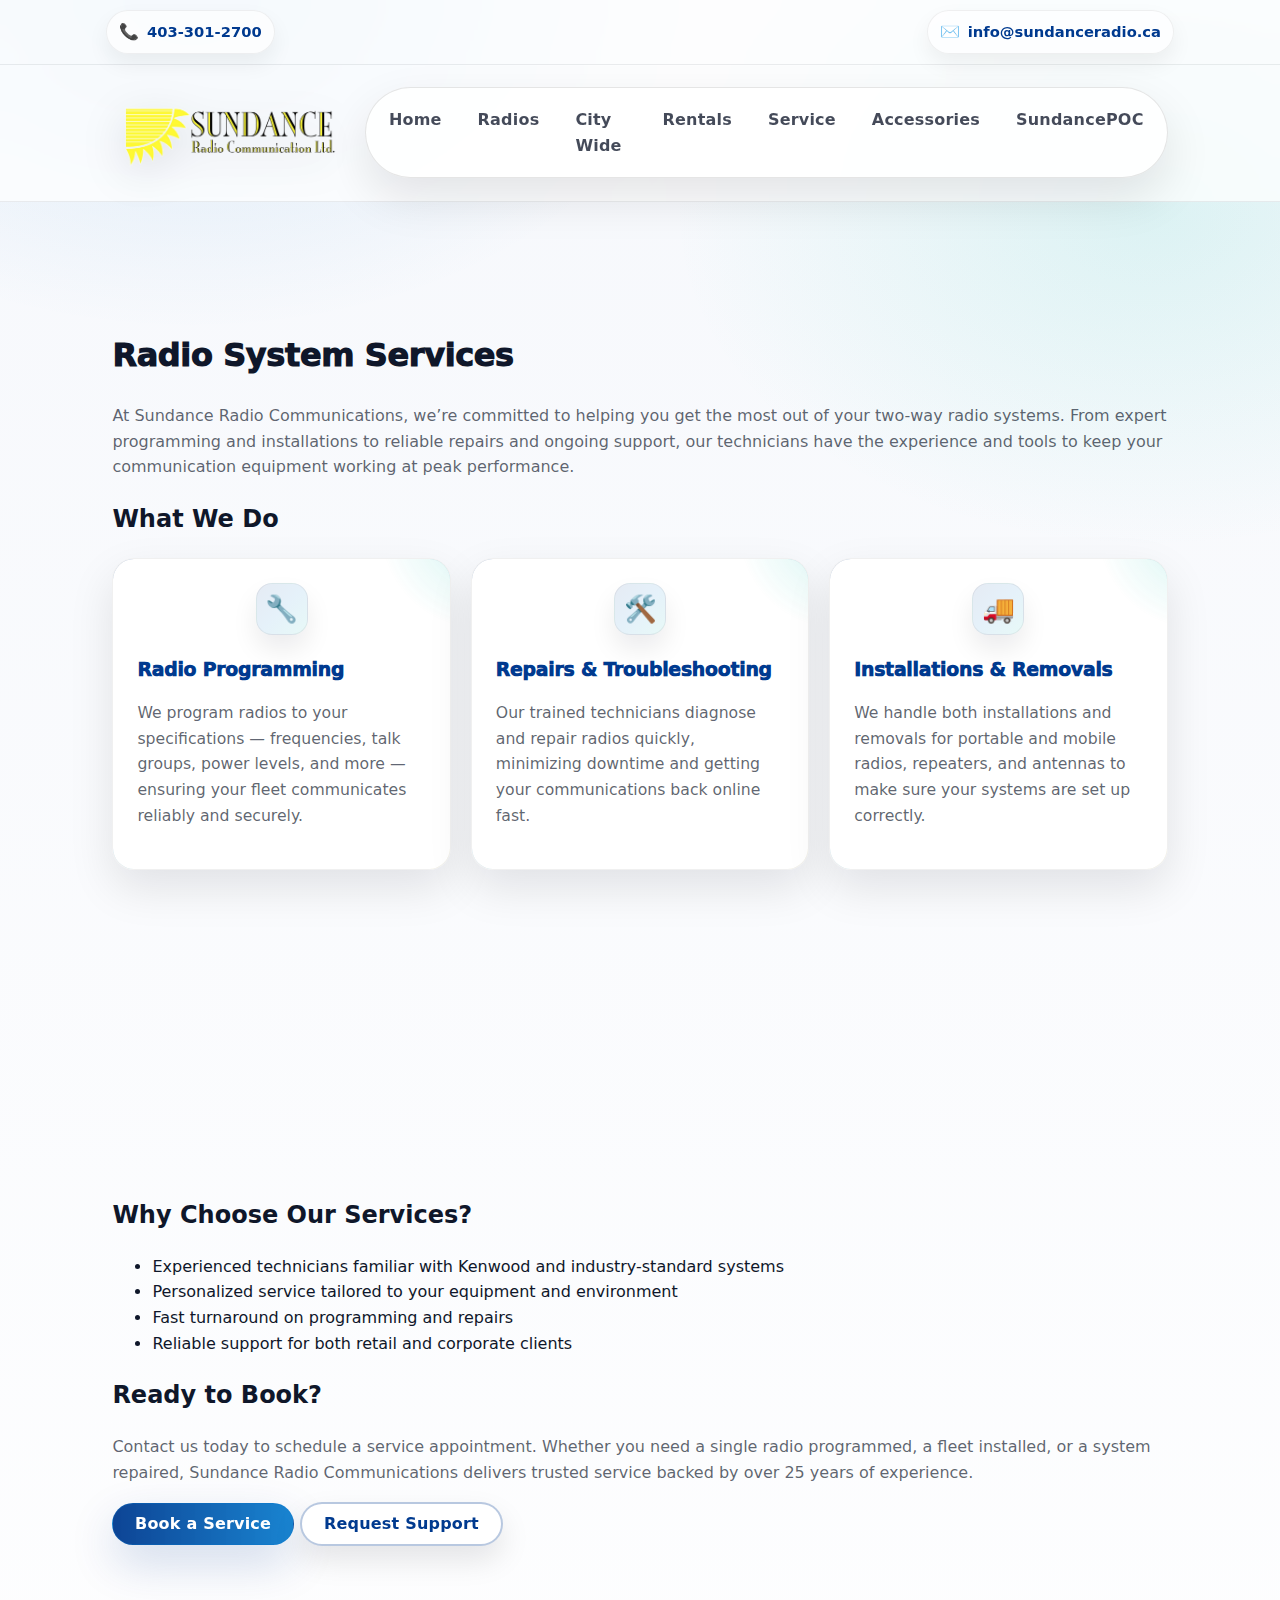
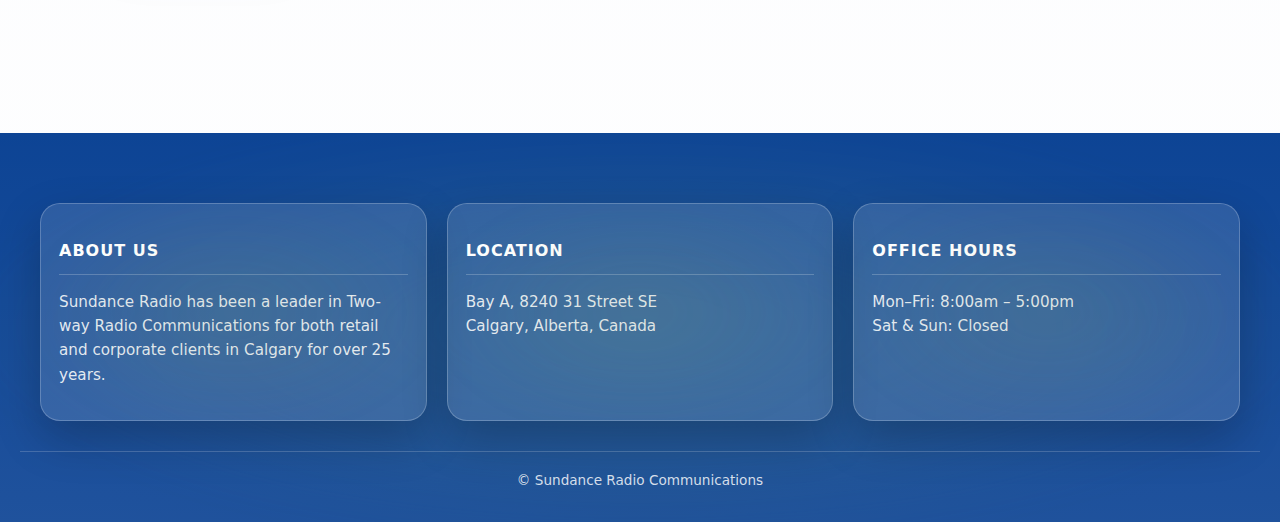
<file: sundancehost-main/service.html>
<!DOCTYPE html>
<html lang="en">
<head>
  <link rel="icon" href="/favicon.png" type="image/png">
<meta charset="UTF-8" />
<meta name="viewport" content="width=device-width, initial-scale=1.0" />
<title>Services | Sundance Radio</title>
<link rel="stylesheet" href="style.css" />
</head>
<body>

<!-- ===============================
   TOP CONTACT BAR
================================ -->
<div class="top-bar">
  <div class="top-bar-container">
    <a href="tel:14033012700" class="top-bar-item">
      <span class="icon">📞</span>
      <span class="text">403-301-2700</span>
    </a>

    <a href="mailto:info@sundanceradio.ca" class="top-bar-item">
      <span class="icon">✉️</span>
      <span class="text">info@sundanceradio.ca</span>
    </a>
  </div>
</div>

<!-- ===============================
   HEADER & NAVIGATION
================================ -->
<header class="site-header">
  <div class="container">
    <div class="logo-container">
      <img src="logo.png" alt="Sundance Radio Logo" class="logo-image">
    </div>

    <nav class="site-nav">
      <button class="hamburger" aria-label="Toggle Menu">
        <span></span>
        <span></span>
        <span></span>
      </button>

      <ul class="nav-links">
        <li><a href="index.html">Home</a></li>

        <li class="has-dropdown">
          <a href="#" class="dropdown-toggle">Radios</a>
          <ul class="dropdown-menu">
            <li><a href="radios-digital.html">Digital Radios</a></li>
            <li><a href="radios-analog.html">Analog Radios</a></li>
          </ul>
        </li>

        <li><a href="citywide.html">City Wide</a></li>
        <li><a href="rentals.html">Rentals</a></li>
        <li><a href="service.html">Service</a></li>
        <li><a href="accessories.html">Accessories</a></li>
        <li><a href="sundancepoc.html">SundancePOC</a></li>
      </ul>
    </nav>
  </div>
</header>

<!-- ===============================
   SERVICES CONTENT
================================ -->
<section class="services-section">
  <div class="container">
    <h1>Radio System Services</h1>

    <p>
      At Sundance Radio Communications, we’re committed to helping you get the most
      out of your two-way radio systems. From expert programming and installations to
      reliable repairs and ongoing support, our technicians have the experience and
      tools to keep your communication equipment working at peak performance.
    </p>

    <h2>What We Do</h2>

    <div class="features-grid">

      <div class="feature-card">
        <div class="icon">🔧</div>
        <h3>Radio Programming</h3>
        <p>
          We program radios to your specifications — frequencies, talk groups, power levels,
          and more — ensuring your fleet communicates reliably and securely.
        </p>
      </div>

      <div class="feature-card">
        <div class="icon">🛠️</div>
        <h3>Repairs & Troubleshooting</h3>
        <p>
          Our trained technicians diagnose and repair radios quickly, minimizing downtime
          and getting your communications back online fast.
        </p>
      </div>

      <div class="feature-card">
        <div class="icon">🚚</div>
        <h3>Installations & Removals</h3>
        <p>
          We handle both installations and removals for portable and mobile radios,
          repeaters, and antennas to make sure your systems are set up correctly.
        </p>
      </div>

      <div class="feature-card">
        <div class="icon">📞</div>
        <h3>Technical Support</h3>
        <p>
          Need help with your radios? Our support team is ready to assist with questions,
          system optimization, and maintenance advice.
        </p>
      </div>

    </div>

    <h2>Why Choose Our Services?</h2>
    <ul>
      <li>Experienced technicians familiar with Kenwood and industry-standard systems</li>
      <li>Personalized service tailored to your equipment and environment</li>
      <li>Fast turnaround on programming and repairs</li>
      <li>Reliable support for both retail and corporate clients</li>
    </ul>

    <h2>Ready to Book?</h2>
    <p>
      Contact us today to schedule a service appointment. Whether you need a single radio
      programmed, a fleet installed, or a system repaired, Sundance Radio Communications
      delivers trusted service backed by over 25 years of experience. 
    </p>

    <div class="cta-buttons">
      <a href="contact.html" class="btn btn-primary">Book a Service</a>
      <a href="contact.html" class="btn btn-outline">Request Support</a>
    </div>

  </div>
</section>

<!-- ===============================
   FOOTER
================================ -->
<footer class="site-footer">
  <div class="footer-container">
    <div class="footer-column">
      <h3>About Us</h3>
      <p>
        Sundance Radio has been a leader in Two-way Radio Communications
        for both retail and corporate clients in Calgary for over 25 years.
      </p>
    </div>

    <div class="footer-column">
      <h3>Location</h3>
      <p>
        Bay A, 8240 31 Street SE<br>
        Calgary, Alberta, Canada
      </p>
    </div>

    <div class="footer-column">
      <h3>Office Hours</h3>
      <p>
        Mon–Fri: 8:00am – 5:00pm<br>
        Sat & Sun: Closed
      </p>
    </div>
  </div>

  <div class="footer-bottom">
    © Sundance Radio Communications
  </div>
</footer>

<script src="main.js"></script>
</body>
</html>
</file>
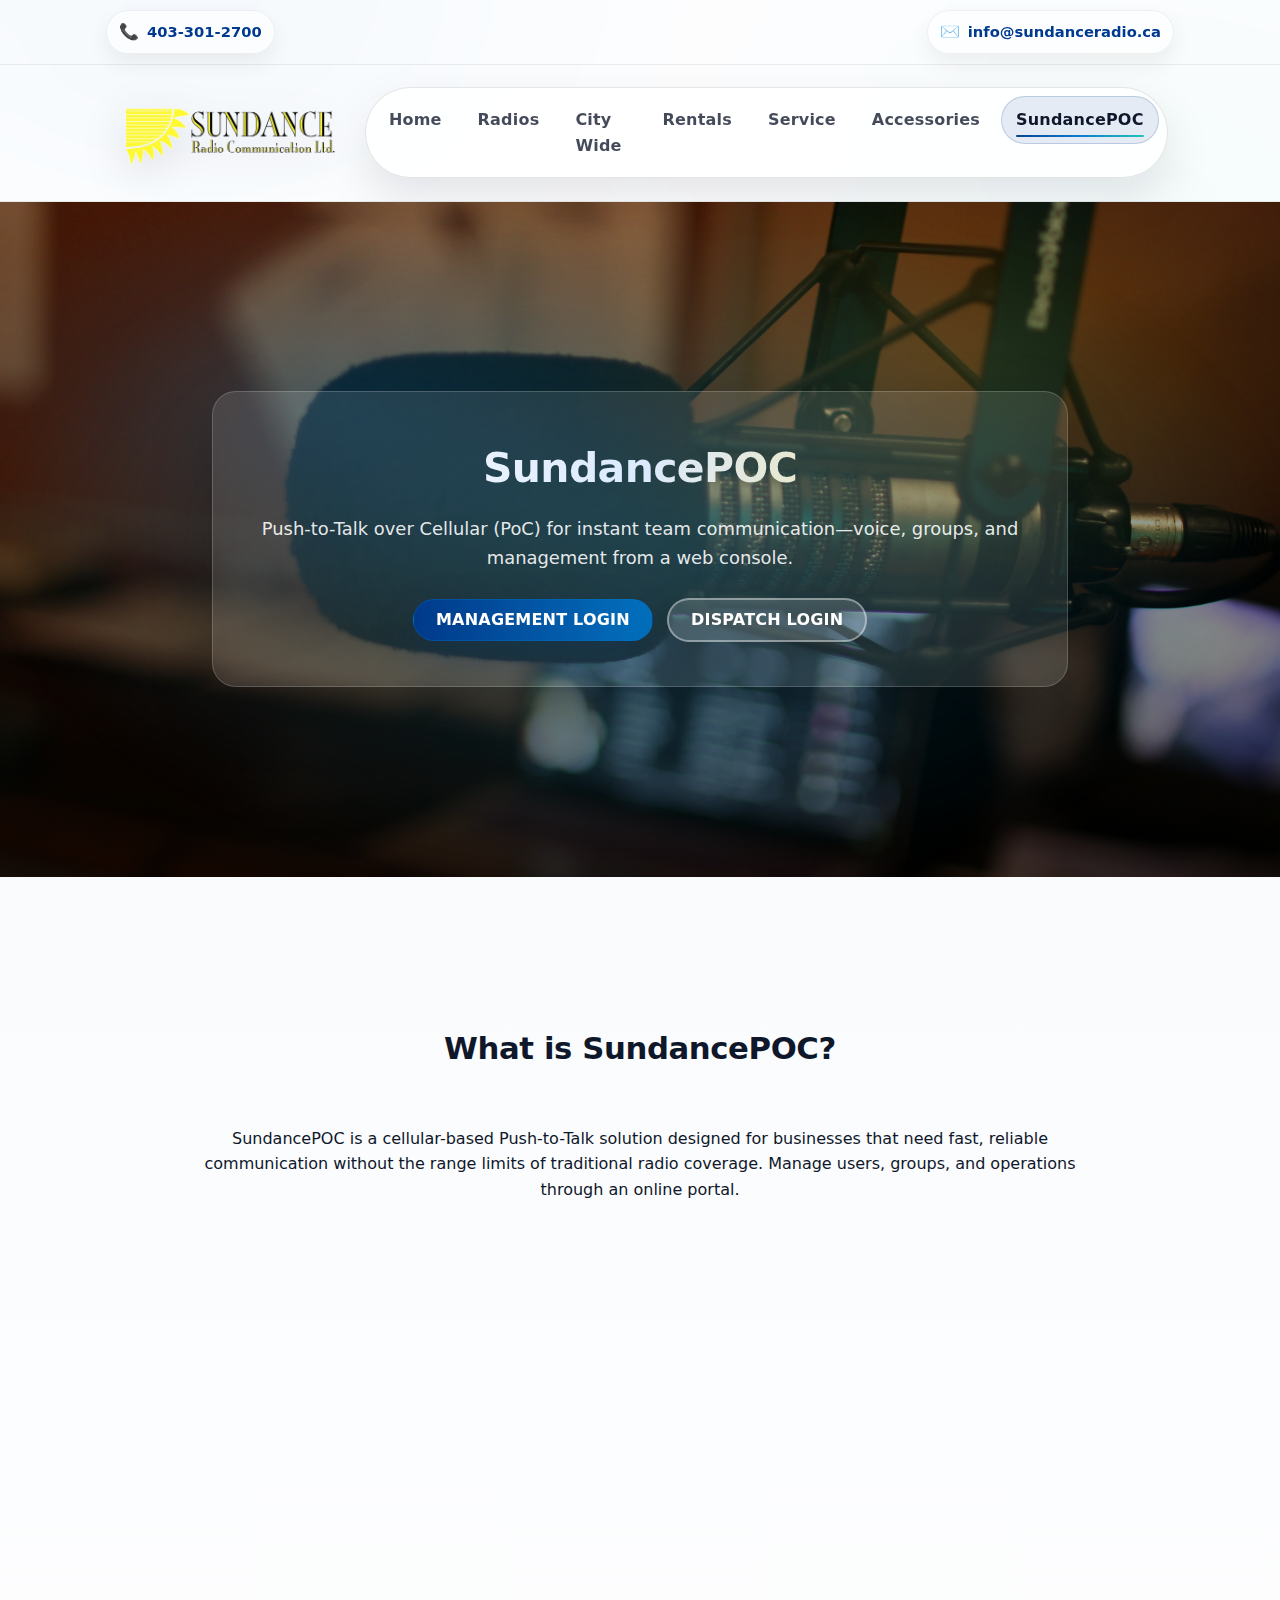
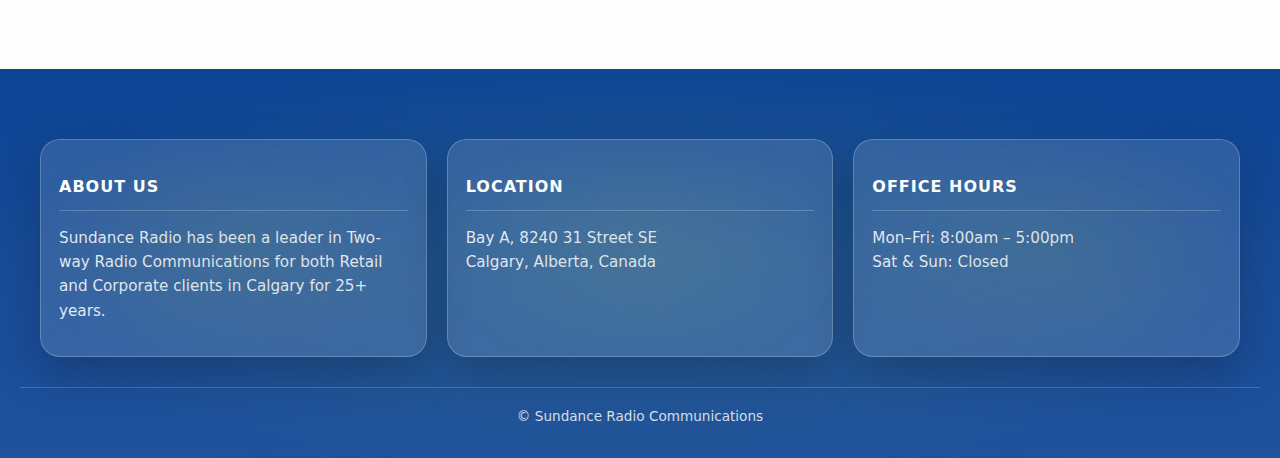
<file: sundancehost-main/sundancepoc.html>
<!DOCTYPE html>
<html lang="en">
<head>
  <link rel="icon" href="/favicon.png" type="image/png">
  <meta charset="UTF-8" />
  <meta name="viewport" content="width=device-width, initial-scale=1.0" />
  <title>SundancePOC | Sundance Radio</title>
  <link rel="stylesheet" href="style.css" />

  <!-- OPTIONAL: Auto redirect after 2 seconds (comment out if you want the landing page only) -->
  <!-- <meta http-equiv="refresh" content="2;url=https://ws.realptt.com/login"> -->
</head>

<body>

  <!-- TOP BAR -->
  <div class="top-bar">
    <div class="top-bar-container">
      <a href="tel:14033012700" class="top-bar-item">
        <span class="icon">📞</span>
        <span class="text">403-301-2700</span>
      </a>

      <a href="mailto:info@sundanceradio.ca" class="top-bar-item">
        <span class="icon">✉️</span>
        <span class="text">info@sundanceradio.ca</span>
      </a>
    </div>
  </div>

  <!-- HEADER -->
  <header class="site-header">
    <div class="container">
      <div class="logo-container">
        <img src="logo.png" alt="Sundance Radio Logo" class="logo-image">
      </div>

      <nav class="site-nav">
        <!-- Hamburger -->
        <button class="hamburger" aria-label="Toggle Menu">
          <span></span><span></span><span></span>
        </button>

        <ul class="nav-links">
          <li><a href="index.html">Home</a></li>

          <li class="has-dropdown">
            <a href="#" class="dropdown-toggle">Radios</a>
            <ul class="dropdown-menu">
              <li><a href="radios-digital.html">Digital Radios</a></li>
              <li><a href="radios-analog.html">Analog Radios</a></li>
            </ul>
          </li>

          <li><a href="citywide.html">City Wide</a></li>
          <li><a href="rentals.html">Rentals</a></li>
          <li><a href="service.html">Service</a></li>
          <li><a href="accessories.html">Accessories</a></li>
          <li><a class="active" href="sundancepoc.html">SundancePOC</a></li>
        </ul>
      </nav>
    </div>
  </header>

  <!-- HERO -->
  <section class="hero-banner" style="
    height: 75vh; min-height: 540px;
    background-image:
      radial-gradient(700px 420px at 25% 30%, rgba(0,119,204,0.22), transparent 55%),
      radial-gradient(650px 420px at 75% 25%, rgba(242,194,0,0.14), transparent 60%),
      linear-gradient(180deg, rgba(0,0,0,0.18), rgba(0,0,0,0.66)),
      url('banner1.jpg');
  ">
    <div class="hero-overlay">
      <div class="hero-content">
        <p class="hero-tagline">SundancePOC</p>
        <h1>
          Push-to-Talk over Cellular (PoC) for instant team communication—voice, groups, and management
          from a web console.
        </h1>

        <div class="hero-buttons">
          <!-- This is the “same destination” concept as the REAL-PTT page login -->
          <a class="btn btn-primary" href="https://realptt.com/ptt/?PROXYID=689" target="_blank" rel="noopener">
            MANAGEMENT LOGIN
          </a>
          <a class="btn btn-outline" href="https://ws.realptt.com">
            DISPATCH LOGIN
          </a>
        </div>
      </div>
    </div>
  </section>

  <!-- CONTENT -->
  <section class="why-sundance">
    <div class="container">
      <h2>What is SundancePOC?</h2>
      <p style="max-width: 900px; margin: 0 auto 30px; text-align:center;">
        SundancePOC is a cellular-based Push-to-Talk solution designed for businesses that need fast,
        reliable communication without the range limits of traditional radio coverage. Manage users,
        groups, and operations through an online portal.
      </p>

      <div class="features-grid" style="margin-top: 25px;">
        <div class="feature-card">
          <div class="icon">⚡</div>
          <h3>Instant PTT</h3>
          <p>One-touch group communication with fast call setup and clear voice.</p>
        </div>

        <div class="feature-card">
          <div class="icon">👥</div>
          <h3>Teams & Groups</h3>
          <p>Create and manage talk groups for departments, sites, or shifts.</p>
        </div>

        <div class="feature-card">
          <div class="icon">🗺️</div>
          <h3>Operations View</h3>
          <p>Web-based management for users, groups, and operational control.</p>
        </div>
      </div>

        </a>
      </div>
    </div>
  </section>

  <!-- MINI “LOGIN TILE” like the reference page vibe -->
  

  

  <!-- FOOTER (matches your main layout) -->
  <footer class="site-footer">
    <div class="footer-container">
      <div class="footer-column">
        <h3>About Us</h3>
        <p>
          Sundance Radio has been a leader in Two-way Radio Communications
          for both Retail and Corporate clients in Calgary for 25+ years.
        </p>
      </div>

      <div class="footer-column">
        <h3>Location</h3>
        <p>
          Bay A, 8240 31 Street SE<br>
          Calgary, Alberta, Canada
        </p>
      </div>

      <div class="footer-column">
        <h3>Office Hours</h3>
        <p>
          Mon–Fri: 8:00am – 5:00pm<br>
          Sat & Sun: Closed
        </p>
      </div>
    </div>

    <div class="footer-bottom">
      © Sundance Radio Communications
    </div>
  </footer>

  <script src="main.js"></script>
</body>
</html>
</file>
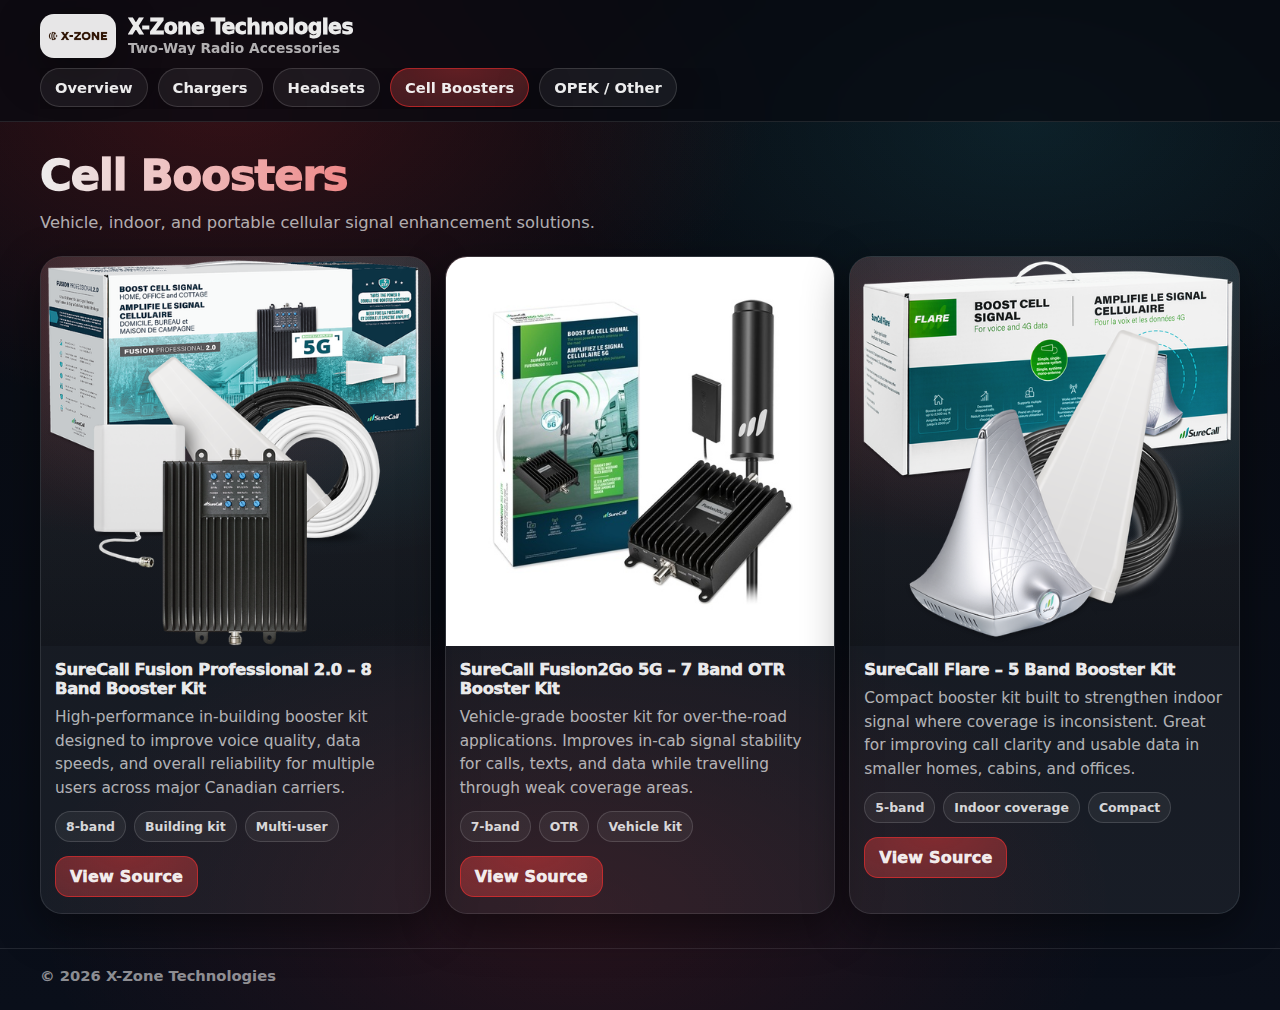
<file: sundancehost-main/x-zone/cell-boosters.html>
<!DOCTYPE html>
<html lang="en">
<head>
  <meta charset="UTF-8" />
  <meta name="viewport" content="width=device-width, initial-scale=1.0" />
  <title>X-Zone | Cell Boosters</title>

  <style>
    :root{--bg:#070A10;--bg2:#0A0F1A;--panel:rgba(255,255,255,0.06);--border:rgba(255,255,255,0.12);--text:rgba(255,255,255,0.92);--muted:rgba(255,255,255,0.68);--red:#ff2d2d;--cyan:#3CE6FF;--shadow:0 22px 70px rgba(0,0,0,0.55);--shadowSoft:0 14px 45px rgba(0,0,0,0.45);--ease:cubic-bezier(.2,.9,.2,1);--radius:22px;--max:1200px;}
    *{box-sizing:border-box} html{scroll-behavior:smooth}
    body{margin:0;font-family:ui-sans-serif,system-ui,-apple-system,Segoe UI,Roboto,Arial;color:var(--text);background:radial-gradient(900px 520px at 18% 10%, rgba(255,45,45,0.18), transparent 60%),radial-gradient(900px 520px at 80% 12%, rgba(60,230,255,0.10), transparent 55%),radial-gradient(900px 520px at 45% 90%, rgba(255,45,45,0.12), transparent 60%),linear-gradient(180deg,var(--bg),var(--bg2));min-height:100vh;}
    a{color:inherit} .container{width:min(var(--max),calc(100% - 2.2rem));margin:0 auto;}
    .header{position:sticky;top:0;z-index:9999;background:rgba(7,10,16,0.72);backdrop-filter:blur(14px);-webkit-backdrop-filter:blur(14px);border-bottom:1px solid rgba(255,255,255,0.10);}
    .header-inner{display:flex;flex-direction:column;gap:10px;padding:14px 0 12px;}
    .brand-row{display:flex;align-items:center;justify-content:space-between;gap:14px;}
    .brand{display:flex;align-items:center;gap:12px;text-decoration:none;min-width:0;}
    .logo{width:76px;height:44px;border-radius:14px;background:rgba(255,255,255,0.9);border:1px solid rgba(255,255,255,0.10);box-shadow:var(--shadowSoft);display:grid;place-items:center;overflow:hidden;flex:0 0 auto;}
    .logo img{width:100%;height:100%;object-fit:contain;display:block;padding:6px;}
    .brand-title{display:flex;flex-direction:column;gap:2px;line-height:1.05;min-width:0;}
    .brand-title .name{font-weight:980;letter-spacing:-0.6px;font-size:1.28rem;white-space:nowrap;overflow:hidden;text-overflow:ellipsis;}
    .brand-title .tagline{color:var(--muted);font-weight:750;font-size:0.86rem;white-space:nowrap;overflow:hidden;text-overflow:ellipsis;}
    .nav{display:flex;align-items:center;gap:10px;overflow-x:auto;padding-bottom:2px;-webkit-overflow-scrolling:touch;}
    .pill{flex:0 0 auto;text-decoration:none;font-weight:900;font-size:0.92rem;padding:10px 14px;border-radius:999px;border:1px solid rgba(255,255,255,0.14);background:rgba(255,255,255,0.06);transition:transform .25s var(--ease),border-color .25s var(--ease),background .25s var(--ease);box-shadow:0 16px 45px rgba(0,0,0,0.35);white-space:nowrap;}
    .pill:hover{transform:translateY(-1px);border-color:rgba(255,45,45,0.35);background:rgba(255,45,45,0.10);}
    .pill.active{border-color:rgba(255,45,45,0.55);background:radial-gradient(380px 140px at 50% 0%, rgba(255,45,45,0.30), transparent 70%), rgba(255,255,255,0.06);}
    .hero{padding:28px 0 12px;}
    .hero h1{margin:0;font-size:clamp(1.9rem, 4.8vw, 2.7rem);font-weight:980;letter-spacing:-1px;background:linear-gradient(90deg, rgba(255,255,255,0.92), rgba(255,45,45,0.92), rgba(60,230,255,0.82));-webkit-background-clip:text;background-clip:text;color:transparent;}
    .hero p{margin:10px 0 0;max-width:75ch;color:var(--muted);font-size:1.02rem;line-height:1.6;}
    main{padding:8px 0 34px;}
    .grid{display:grid;grid-template-columns:repeat(12,1fr);gap:14px;}
    .card{grid-column:span 12;background:rgba(255,255,255,0.06);border:1px solid rgba(255,255,255,0.10);border-radius:var(--radius);overflow:hidden;box-shadow:var(--shadowSoft);position:relative;transition:transform .35s var(--ease),border-color .35s var(--ease),box-shadow .35s var(--ease);}
    .card::before{content:"";position:absolute;inset:-1px;border-radius:var(--radius);padding:1px;background:linear-gradient(135deg, rgba(255,45,45,0.45), rgba(255,255,255,0.10), rgba(60,230,255,0.25));-webkit-mask:linear-gradient(#000 0 0) content-box, linear-gradient(#000 0 0);-webkit-mask-composite:xor;mask-composite:exclude;pointer-events:none;opacity:0.55;}
    .card:hover{transform:translateY(-6px);border-color:rgba(255,45,45,0.25);box-shadow:var(--shadow);}
    .media{aspect-ratio:16/10;background:radial-gradient(600px 340px at 30% 25%, rgba(255,45,45,0.18), transparent 55%),radial-gradient(600px 340px at 70% 25%, rgba(60,230,255,0.12), transparent 60%),linear-gradient(180deg, rgba(255,255,255,0.05), rgba(0,0,0,0.18));display:grid;place-items:center;}
    .media img{width:100%;height:100%;object-fit:cover;display:block;}
    .body{padding:14px 14px 16px;display:grid;gap:8px;position:relative;z-index:1;}
    .name{margin:0;font-weight:950;font-size:1.02rem;letter-spacing:-0.3px;}
    .desc{margin:0;color:var(--muted);font-size:0.96rem;line-height:1.55;}
    .tags{display:flex;flex-wrap:wrap;gap:8px;margin-top:2px;}
    .tag{font-size:0.78rem;font-weight:900;padding:7px 10px;border-radius:999px;border:1px solid rgba(255,255,255,0.14);background:rgba(255,255,255,0.06);color:rgba(255,255,255,0.82);}
    .actions{display:flex;gap:10px;flex-wrap:wrap;margin-top:6px;}
    .btn{display:inline-flex;align-items:center;justify-content:center;text-decoration:none;font-weight:950;letter-spacing:.2px;border-radius:14px;padding:10px 14px;border:1px solid rgba(255,255,255,0.16);background:rgba(255,255,255,0.06);transition:transform .25s var(--ease),background .25s var(--ease),border-color .25s var(--ease);}
    .btn:hover{transform:translateY(-1px);border-color:rgba(255,45,45,0.35);background:rgba(255,45,45,0.12);}
    .btn.primary{border-color:rgba(255,45,45,0.55);background:radial-gradient(520px 220px at 50% 0%, rgba(255,45,45,0.40), transparent 65%), rgba(255,255,255,0.06);}
    .empty{grid-column:1/-1;border-radius:18px;background:rgba(255,255,255,0.06);border:1px solid rgba(255,255,255,0.10);padding:14px;color:var(--muted);}
    @media (min-width:640px){.card{grid-column:span 6;}}
    @media (min-width:980px){.card{grid-column:span 4;}}
    .footer{border-top:1px solid rgba(255,255,255,0.10);padding:18px 0 26px;color:rgba(255,255,255,0.55);font-weight:700;font-size:0.92rem;}
  </style>
</head>

<body>

<header class="header">
  <div class="container">
    <div class="header-inner">
      <div class="brand-row">
        <a class="brand" href="./index.html" aria-label="X-Zone Home">
          <span class="logo"><img src="../logo2.png" alt="X-Zone Logo"></span>
          <span class="brand-title">
            <span class="name">X-Zone Technologies</span>
            <span class="tagline">Two-Way Radio Accessories</span>
          </span>
        </a>
      </div>

      <nav class="nav" aria-label="Product categories">
        <a class="pill" data-page="index.html" href="./index.html">Overview</a>
        <a class="pill" data-page="chargers.html" href="./chargers.html">Chargers</a>
        <a class="pill" data-page="headsets.html" href="./headsets.html">Headsets</a>
        <a class="pill" data-page="cell-boosters.html" href="./cell-boosters.html">Cell Boosters</a>
        <a class="pill" data-page="opek.html" href="./opek.html">OPEK / Other</a>
      </nav>
    </div>
  </div>
</header>

<section class="hero">
  <div class="container">
    <h1>Cell Boosters</h1>
    <p>Vehicle, indoor, and portable cellular signal enhancement solutions.</p>
  </div>
</section>

<main>
  <div class="container">
    <div class="grid" id="productGrid"></div>
  </div>
</main>

<footer class="footer">
  <div class="container">© <span id="year"></span> X-Zone Technologies</div>
</footer>

<script>
  const PAGE_CATEGORY = "cell-booster";

  const yearEl = document.getElementById("year");
  if (yearEl) yearEl.textContent = new Date().getFullYear();

  function setActivePill() {
    const current = (location.pathname.split("/").pop() || "").toLowerCase();
    document.querySelectorAll(".pill").forEach(p => {
      const page = (p.dataset.page || "").toLowerCase();
      p.classList.toggle("active", page === current);
    });
  }
  setActivePill();

  const IMAGE_EXT = {
    "AM-406": "png",                 /* remove if your file is actually jpg */
    "AM-411": "png",
    "sc-fusionpro-ca": "png",
    "SC-FUSION2GO5G-VEH": "png",
    "SC-FUSION2GO3-CA": "png",
    "scflare-3ca": "png",
    "SC-INDOOR-DOME-5G": "png",
    "sc-528w": "png",
    "sc-288w": "png",
    "SC-208W": "png",
    "SC-DC-CIG-12V-5A": "png",
    "SC-FME-WHIP": "png",
    "SC110W": "png"
  };

  function imageFromSku(sku) {
    if (!sku) return "";
    const normalized = String(sku).replaceAll("/", "-");
    const ext = IMAGE_EXT[sku] || IMAGE_EXT[normalized] || "jpg";
    return "../images/accessories/" + normalized + "." + ext;
  }

  function escapeHtml(str) {
    return String(str || "").replace(/[&<>"']/g, s => ({
      "&":"&amp;","<":"&lt;",">":"&gt;",'"':"&quot;","'":"&#039;"
    }[s]));
  }

  const products = [
    /* ✅ KEEP ONLY products with category: "cell-booster" if you want cleaner,
       but leaving the full list is fine. */

    {
      sku: "sc-fusionpro-ca",
      category: "cell-booster",
      name: "SureCall Fusion Professional 2.0 – 8 Band Booster Kit",
      desc: "High-performance in-building booster kit designed to improve voice quality, data speeds, and overall reliability for multiple users across major Canadian carriers.",
      tags: ["8-band", "Building kit", "Multi-user"],
      link: "https://www.cwsupply.ca/shop/sc-fusionpro-ca-surecall-fusion-professional-2-0-8-band-booster-kit-6113?category=161"
    },
    {
      sku: "sc-fusion2go5g-otr",
      category: "cell-booster",
      name: "SureCall Fusion2Go 5G – 7 Band OTR Booster Kit",
      desc: "Vehicle-grade booster kit for over-the-road applications. Improves in-cab signal stability for calls, texts, and data while travelling through weak coverage areas.",
      tags: ["7-band", "OTR", "Vehicle kit"],
      link: "https://www.cwsupply.ca/shop/sc-fusion2go5g-otr-surecall-fusion2go-5g-7-band-otr-booster-kit-7369?category=161"
    },
    {
      sku: "scflare-3ca",
      category: "cell-booster",
      name: "SureCall Flare – 5 Band Booster Kit",
      desc: "Compact booster kit built to strengthen indoor signal where coverage is inconsistent. Great for improving call clarity and usable data in smaller homes, cabins, and offices.",
      tags: ["5-band", "Indoor coverage", "Compact"],
      link: "https://www.cwsupply.ca/shop/scflare-3ca-surecall-flare-5-band-booster-kit-4810?category=161"
    },

    /* paste the rest of your cell-booster items here (unchanged) */
  ];

  function renderCategoryProducts() {
    const grid = document.getElementById("productGrid");
    if (!grid) return;

    const list = products.filter(p => p.category === PAGE_CATEGORY);

    if (!list.length) {
      grid.innerHTML = `<div class="empty"><strong>No products found for this category.</strong></div>`;
      return;
    }

    grid.innerHTML = list.map(p => {
      const img = (p.image && String(p.image).trim()) ? p.image : imageFromSku(p.sku);
      const mailLink = `mailto:info@sundanceradio.ca?subject=${encodeURIComponent("Accessory Request - " + (p.name || ""))}`;

      return `
        <article class="card">
          <div class="media">
            ${img ? `<img src="${img}" alt="${escapeHtml(p.name)}">` : `<div style="opacity:.85;font-weight:900">Add Image</div>`}
          </div>
          <div class="body">
            <h3 class="name">${escapeHtml(p.name)}</h3>
            <p class="desc">${escapeHtml(p.desc)}</p>
            ${p.tags && p.tags.length ? `<div class="tags">${p.tags.map(t => `<span class="tag">${escapeHtml(t)}</span>`).join("")}</div>` : ""}
            <div class="actions">
              ${p.link ? `<a class="btn primary" href="${p.link}" target="_blank" rel="noopener">View Source</a>` : `<a class="btn primary" href="${mailLink}">Request Info</a>`}
            </div>
          </div>
        </article>
      `;
    }).join("");
  }

  renderCategoryProducts();
</script>

</body>
</html>
</file>
<file: sundancehost-main/style.css>
/* ===============================
   RESET & GLOBALS (Modern Light)
================================ */
* { box-sizing: border-box; }
html { scroll-behavior: smooth; }

:root {
  /* Your brand core (still blue + gold) */
  --primary-blue: #003a8f;
  --secondary-blue: #0077cc;
  --accent-gold: #f2c200;

  /* Modern neutrals */
  --bg: #f6f8fc;
  --surface: rgba(255,255,255,0.80);
  --surface-2: rgba(255,255,255,0.95);
  --border: rgba(15,23,42,0.08);

  --dark-text: #0f172a;
  --muted-text: rgba(15,23,42,0.68);

  /* Fancy accents */
  --grad: linear-gradient(90deg, #003a8f, #0077cc, #17c3b2);
  --shadow: 0 18px 45px rgba(2, 6, 23, 0.12);
  --shadow-soft: 0 12px 28px rgba(2, 6, 23, 0.08);

  --radius-xl: 24px;
  --radius-lg: 18px;
  --radius-md: 14px;

  --ease: cubic-bezier(.2,.9,.2,1);
}

body {
  margin: 0;
  font-family: system-ui, -apple-system, BlinkMacSystemFont, 'Segoe UI', sans-serif;
  line-height: 1.6;
  color: var(--dark-text);
  background:
    radial-gradient(900px 600px at 15% 0%, rgba(0,119,204,0.12), transparent 55%),
    radial-gradient(800px 560px at 90% 10%, rgba(23,195,178,0.12), transparent 60%),
    radial-gradient(900px 600px at 50% 100%, rgba(242,194,0,0.10), transparent 60%),
    linear-gradient(180deg, var(--bg), #ffffff);
  overflow-x: hidden;
}

.container {
  max-width: 1100px;
  margin: 0 auto;
  padding: 1.25rem;
}

img { max-width: 100%; display: block; }

/* Reduced motion accessibility */
@media (prefers-reduced-motion: reduce) {
  * { animation: none !important; transition: none !important; }
}

/* ===============================
   TOP CONTACT BAR (Glass)
================================ */
.top-bar {
  position: sticky;
  top: 0;
  z-index: 4000;
  background: rgba(255,255,255,0.72);
  backdrop-filter: blur(14px);
  -webkit-backdrop-filter: blur(14px);
  border-bottom: 1px solid var(--border);
}

.top-bar-container {
  max-width: 1100px;
  margin: 0 auto;
  padding: 10px 16px;
  display: flex;
  justify-content: space-between;
  align-items: center;
  gap: 12px;
}

.top-bar-item {
  display: flex;
  align-items: center;
  gap: 8px;
  font-size: 0.92rem;
  color: var(--primary-blue);
  text-decoration: none;
  font-weight: 600;

  padding: 8px 12px;
  border-radius: 999px;
  background: rgba(255,255,255,0.6);
  border: 1px solid rgba(0,0,0,0.06);
  box-shadow: 0 10px 22px rgba(2,6,23,0.06);
  transition: transform .25s var(--ease), background .25s var(--ease);
}
.top-bar-item:hover {
  transform: translateY(-1px);
  background: rgba(255,255,255,0.9);
}
.top-bar-item .icon { font-size: 1rem; }

/* ===============================
   HEADER + NAV (Full background bar)
================================ */
.site-header {
  position: sticky;
  top: 46px; /* sits under top-bar */
  z-index: 3500;
  background: rgba(255,255,255,0.72);
  backdrop-filter: blur(14px);
  -webkit-backdrop-filter: blur(14px);
  border-bottom: 1px solid var(--border);
}

.site-header .container {
  display: flex;
  align-items: center;
  justify-content: space-between;
  gap: 14px;
}

.logo-container img {
  height: 86px;
  width: auto;
  filter: drop-shadow(0 12px 22px rgba(2, 6, 23, 0.12));
  animation: floatIn .7s var(--ease) both;
}
@keyframes floatIn {
  from { opacity: 0; transform: translateY(-8px) scale(.98); }
  to   { opacity: 1; transform: translateY(0) scale(1); }
}

/* Nav container */
.site-nav {
  display: flex;
  justify-content: flex-end;
  align-items: center;
  position: relative;
}

/* Full-width nav background (pill bar) */
.site-nav ul.nav-links {
  display: flex;
  list-style: none;
  margin: 0;
  padding: 8px;
  gap: 6px;

  background: rgba(255,255,255,0.72);
  border: 1px solid rgba(0,0,0,0.08);
  border-radius: 999px;
  box-shadow: var(--shadow-soft);
}

/* No more "button links" look */
.site-nav ul.nav-links li {
  margin: 0;
}

/* Clean modern links */
.site-nav ul.nav-links li a {
  position: relative;
  display: inline-flex;
  align-items: center;
  justify-content: center;

  padding: 10px 14px;
  border-radius: 999px;
  color: rgba(15,23,42,0.78);
  text-decoration: none;
  font-weight: 700;
  letter-spacing: .2px;

  background: transparent;
  border: 1px solid transparent;

  transition: transform .25s var(--ease), background .25s var(--ease), color .25s var(--ease), border-color .25s var(--ease);
}

/* Animated underline */
.site-nav ul.nav-links li a::after {
  content: "";
  position: absolute;
  left: 14px;
  right: 14px;
  bottom: 6px;
  height: 2px;
  border-radius: 999px;
  background: var(--grad);
  transform: scaleX(0);
  transform-origin: left;
  transition: transform .25s var(--ease);
  opacity: 0.95;
}

.site-nav ul.nav-links li a:hover {
  color: var(--dark-text);
  background: rgba(0,119,204,0.08);
  border-color: rgba(0,119,204,0.18);
  transform: translateY(-1px);
}
.site-nav ul.nav-links li a:hover::after {
  transform: scaleX(1);
}

/* Optional: active page (add class="active" in HTML) */
.site-nav ul.nav-links li a.active {
  color: var(--dark-text);
  background: rgba(0,58,143,0.10);
  border-color: rgba(0,58,143,0.18);
}
.site-nav ul.nav-links li a.active::after { transform: scaleX(1); }

/* Hamburger (kept but modern) */
.hamburger {
  display: none;
  flex-direction: column;
  justify-content: space-between;
  width: 30px;
  height: 22px;
  background: none;
  border: none;
  cursor: pointer;
  padding: 0;
  margin-left: 14px;
}

.hamburger span {
  display: block;
  height: 3px;
  background: var(--grad);
  border-radius: 999px;
  transition: all 0.3s ease;
}

/* ===============================
   DROPDOWN (Modern glass)
================================ */
.has-dropdown { position: relative; }

.dropdown-menu {
  position: absolute;
  top: 125%;
  left: 0;
  min-width: 230px;
  list-style: none;
  margin: 0;
  padding: 10px;

  border-radius: 16px;
  background: rgba(255,255,255,0.82);
  backdrop-filter: blur(16px);
  -webkit-backdrop-filter: blur(16px);
  border: 1px solid rgba(0,0,0,0.10);
  box-shadow: var(--shadow);

  opacity: 0;
  visibility: hidden;
  transform: translateY(10px);
  transition: all 0.25s var(--ease);
  z-index: 5000;
}

/* Show on hover (DESKTOP ONLY) */
@media (min-width: 769px) {
  .has-dropdown:hover .dropdown-menu {
    opacity: 1;
    visibility: visible;
    transform: translateY(0);
  }
}

.dropdown-menu li a {
  display: block;
  padding: 12px 14px;
  border-radius: 12px;
  background: transparent;
  color: rgba(15,23,42,0.85);
  font-weight: 700;
  margin-bottom: 8px;
  border: 1px solid transparent;
  transition: background .2s var(--ease), transform .2s var(--ease), border-color .2s var(--ease);
}
.dropdown-menu li:last-child a { margin-bottom: 0; }
.dropdown-menu li a:hover {
  background: rgba(242,194,0,0.22);
  border-color: rgba(242,194,0,0.35);
  transform: translateX(2px);
}

/* ===============================
   HERO BANNER (Premium)
================================ */
.hero-banner {
  position: relative;
  height: 92vh;
  min-height: 620px;
  width: 100%;
  background-image:
    radial-gradient(600px 380px at 30% 30%, rgba(0,119,204,0.20), transparent 55%),
    radial-gradient(600px 380px at 70% 30%, rgba(23,195,178,0.14), transparent 60%),
    linear-gradient(180deg, rgba(0,0,0,0.12), rgba(0,0,0,0.55)),
    url('banner1.jpg');
  background-size: cover;
  background-position: center;
  background-repeat: no-repeat;
  transition: background-image 1s ease-in-out;
  overflow: hidden;
}

/* soft moving glow */
.hero-banner::before {
  content: "";
  position: absolute;
  inset: -35%;
  background:
    radial-gradient(closest-side, rgba(0,119,204,0.18), transparent 60%),
    radial-gradient(closest-side, rgba(23,195,178,0.12), transparent 60%);
  filter: blur(18px);
  animation: glowMove 10s var(--ease) infinite alternate;
  pointer-events: none;
}
@keyframes glowMove {
  from { transform: translate(-4%, -2%) rotate(-2deg); }
  to   { transform: translate(4%, 2%) rotate(2deg); }
}

.hero-overlay {
  position: absolute;
  inset: 0;
  display: grid;
  place-items: center;
  text-align: center;
  padding: 24px;
  color: #ffffff;
}

.hero-content {
  max-width: 920px;
  padding: 44px 28px;

  border-radius: var(--radius-xl);
  background: rgba(255,255,255,0.10);
  border: 1px solid rgba(255,255,255,0.18);
  box-shadow: 0 24px 60px rgba(0,0,0,0.25);

  animation: heroIn .9s var(--ease) both;
}
@keyframes heroIn {
  from { opacity: 0; transform: translateY(16px) scale(.985); }
  to   { opacity: 1; transform: translateY(0) scale(1); }
}

.hero-tagline {
  font-size: clamp(1.7rem, 3.2vw, 2.8rem);
  font-weight: 900;
  margin: 0 0 14px;
  letter-spacing: -0.6px;
  background: linear-gradient(90deg, #ffffff, #dbeafe, #fde68a);
  -webkit-background-clip: text;
  background-clip: text;
  color: transparent;
}

.hero-overlay h1 {
  font-size: clamp(1.0rem, 1.4vw, 1.25rem);
  line-height: 1.6;
  margin: 0 auto 26px;
  font-weight: 500;
  color: rgba(255,255,255,0.90);
  max-width: 70ch;
}

/* HERO BUTTONS */
.hero-buttons {
  display: flex;
  justify-content: center;
  align-items: center;
  gap: 14px;
  flex-wrap: wrap;
  margin-top: 14px;
}

.btn {
  display: inline-flex;
  align-items: center;
  justify-content: center;
  padding: 12px 22px;
  font-weight: 800;
  border-radius: 999px;
  text-decoration: none;
  transition: transform .25s var(--ease), box-shadow .25s var(--ease), background .25s var(--ease), color .25s var(--ease), border-color .25s var(--ease);
  will-change: transform;
}

/* Keep your naming but modernize look */
.btn-primary,
.btn-outline {
  border: 1px solid rgba(255,255,255,0.22);
}

.btn-primary {
  background: linear-gradient(90deg, rgba(0,58,143,0.95), rgba(0,119,204,0.90), rgba(23,195,178,0.85));
  color: #ffffff;
  box-shadow: 0 18px 45px rgba(0,58,143,0.25);
}
.btn-outline {
  background: rgba(255,255,255,0.10);
  color: #ffffff;
}

.btn-primary:hover,
.btn-outline:hover {
  transform: translateY(-2px);
  box-shadow: 0 22px 55px rgba(0,0,0,0.28);
  border-color: rgba(255,255,255,0.34);
}

/* ===============================
   PROMO SLIDESHOW (Polished)
================================ */
.promo-hero {
  position: relative;
  width: 100%;
  max-height: 520px;
  overflow: hidden;
  margin-top: 42px;
  border-radius: var(--radius-xl);
  box-shadow: var(--shadow);
  border: 1px solid rgba(0,0,0,0.06);
}

.promo-slides img {
  width: 100%;
  display: none;
  object-fit: cover;
  height: 520px;
  transform: scale(1.02);
}

.prev, .next {
  cursor: pointer;
  position: absolute;
  top: 50%;
  padding: 12px 14px;
  margin-top: -22px;
  color: white;
  font-weight: 900;
  font-size: 22px;
  background: rgba(15,23,42,0.55);
  border: 1px solid rgba(255,255,255,0.22);
  border-radius: 999px;
  z-index: 10;
  backdrop-filter: blur(10px);
  -webkit-backdrop-filter: blur(10px);
  transition: transform .2s var(--ease), background .2s var(--ease);
}
.prev:hover, .next:hover { transform: translateY(-2px); background: rgba(15,23,42,0.68); }
.prev { left: 16px; }
.next { right: 16px; }

.promo-slides img.active {
  display: block;
  animation: fadeSlide 1s ease-in-out;
}
@keyframes fadeSlide {
  from { opacity: 0.4; transform: scale(1.05); }
  to   { opacity: 1; transform: scale(1.02); }
}

/* ===============================
   WHY SUNDANCE (Modern cards + reveal)
================================ */
.why-sundance {
  padding: 90px 0;
  background: transparent;
  text-align: center;
}

.why-sundance h2 {
  font-size: clamp(1.9rem, 2.4vw, 2.35rem);
  margin-bottom: 44px;
  font-weight: 900;
  letter-spacing: -0.4px;
  color: var(--dark-text);
}

.features-grid {
  display: grid;
  grid-template-columns: repeat(auto-fit, minmax(250px, 1fr));
  gap: 18px;
}

.feature-card {
  background: rgba(255,255,255,0.92);
  border: 1px solid rgba(0,0,0,0.06);
  padding: 24px;
  border-radius: var(--radius-lg);
  box-shadow: var(--shadow-soft);
  transition: transform 0.35s var(--ease), box-shadow 0.35s var(--ease);

  opacity: 0;
  transform: translateY(18px);
  animation: cardIn .8s var(--ease) forwards;
}

/* Stagger */
.feature-card:nth-child(1){ animation-delay: .05s; }
.feature-card:nth-child(2){ animation-delay: .10s; }
.feature-card:nth-child(3){ animation-delay: .15s; }
.feature-card:nth-child(4){ animation-delay: .20s; }
.feature-card:nth-child(5){ animation-delay: .25s; }
.feature-card:nth-child(6){ animation-delay: .30s; }

@keyframes cardIn {
  to { opacity: 1; transform: translateY(0); }
}

.feature-card:hover {
  transform: translateY(-8px);
  box-shadow: var(--shadow);
}

.feature-card .icon {
  font-size: 2.3rem;
  margin-bottom: 12px;
}

.feature-card h3 {
  font-size: 1.18rem;
  margin-bottom: 8px;
  color: var(--primary-blue);
  font-weight: 900;
}

.feature-card p {
  color: var(--muted-text);
  font-size: 0.98rem;
  line-height: 1.6;
}

/* Keep your old class support */
.feature-card.fade-in {
  opacity: 1;
  transform: translateY(0);
}

/* ===============================
   MARKDOWN CONTENT STYLING (Polished)
================================ */
article {
  padding: 70px 20px;
}

article h1 {
  font-size: clamp(2rem, 3vw, 3rem);
  font-weight: 950;
  text-align: center;
  margin-bottom: 20px;
  background: var(--grad);
  -webkit-background-clip: text;
  background-clip: text;
  color: transparent;
}

article h1 + p,
article p {
  max-width: 860px;
  margin: 0 auto 18px;
  font-size: 1.08rem;
  color: var(--muted-text);
  text-align: center;
}

article h2 {
  font-size: clamp(1.6rem, 2.2vw, 2.2rem);
  font-weight: 900;
  color: var(--dark-text);
  text-align: center;
  margin: 80px 0 30px;
  letter-spacing: -0.3px;
  position: relative;
  opacity: 0;
  transform: translateY(15px);
  animation: headingFade 0.8s ease forwards;
}
article h2::after {
  content: "";
  display: block;
  width: 92px;
  height: 4px;
  background: var(--grad);
  margin: 14px auto 0;
  border-radius: 999px;
}

@keyframes headingFade {
  to { opacity: 1; transform: translateY(0); }
}

article ul {
  max-width: 820px;
  margin: 0 auto 30px;
  padding: 0;
  list-style: none;
  display: grid;
  gap: 10px;
}

article ul li {
  font-size: 1.05rem;
  padding: 14px 14px 14px 46px;
  color: var(--dark-text);
  position: relative;

  background: rgba(255,255,255,0.92);
  border: 1px solid rgba(0,0,0,0.06);
  border-radius: 14px;
  box-shadow: 0 10px 22px rgba(2,6,23,0.06);
}

article ul li::before {
  content: "✔";
  position: absolute;
  left: 16px;
  top: 12px;
  width: 22px;
  height: 22px;
  display: grid;
  place-items: center;
  border-radius: 7px;
  background: var(--grad);
  color: white;
  font-weight: 900;
}

/* ===============================
   FOOTER (Modern)
================================ */
.site-footer {
  background: linear-gradient(180deg, rgba(0,58,143,0.95), rgba(0,58,143,0.88));
  color: #ffffff;
  padding: 70px 20px 30px;
  margin-top: 80px;
  position: relative;
  overflow: hidden;
}

.site-footer::before {
  content: "";
  position: absolute;
  inset: -40%;
  background:
    radial-gradient(closest-side, rgba(0,119,204,0.35), transparent 60%),
    radial-gradient(closest-side, rgba(242,194,0,0.25), transparent 60%);
  filter: blur(26px);
  opacity: 0.45;
  pointer-events: none;
}

.footer-container {
  max-width: 1200px;
  margin: auto;
  display: grid;
  grid-template-columns: repeat(3, 1fr);
  gap: 20px;
  position: relative;
  z-index: 1;
}

.footer-column {
  background: rgba(255,255,255,0.10);
  border: 1px solid rgba(255,255,255,0.18);
  border-radius: 18px;
  padding: 18px;
  box-shadow: 0 14px 30px rgba(0,0,0,0.18);
  transition: transform .25s var(--ease);
}
.footer-column:hover { transform: translateY(-4px); }

.footer-column h3 {
  font-size: 1.0rem;
  letter-spacing: 1px;
  margin-bottom: 12px;
  padding-bottom: 10px;
  border-bottom: 1px solid rgba(255,255,255,0.22);
  text-transform: uppercase;
}

.footer-column p {
  font-size: 0.95rem;
  line-height: 1.6;
  color: rgba(255,255,255,0.88);
}

.footer-bottom {
  margin-top: 30px;
  padding-top: 18px;
  border-top: 1px solid rgba(255,255,255,0.18);
  text-align: center;
  font-size: 0.85rem;
  color: rgba(255,255,255,0.82);
  position: relative;
  z-index: 1;
}

/* ===============================
   COMPARISON TABLE (Modern)
================================ */
.comparison-table {
  width: 100%;
  border-collapse: collapse;
  margin: 2rem 0;
  color: var(--dark-text);
  background: rgba(255,255,255,0.92);
  box-shadow: var(--shadow-soft);
  border: 1px solid rgba(0,0,0,0.06);
  border-radius: 16px;
  overflow: hidden;
}

.comparison-table th,
.comparison-table td {
  border: 1px solid rgba(0,0,0,0.06);
  padding: 12px 15px;
  text-align: left;
  word-wrap: break-word;
}

.comparison-table th {
  background: linear-gradient(90deg, rgba(0,58,143,0.95), rgba(0,119,204,0.90));
  color: #fff;
  font-weight: 900;
}

.comparison-table td { background-color: #ffffff; }
.comparison-table tr:nth-child(even) td { background-color: #f6f8fc; }
.comparison-table tr:hover td { background-color: rgba(0,119,204,0.08); }

/* Responsive table */
@media screen and (max-width: 768px) {
  .comparison-table,
  .comparison-table thead,
  .comparison-table tbody,
  .comparison-table th,
  .comparison-table td,
  .comparison-table tr { display: block; width: 100%; }

  .comparison-table tr { margin-bottom: 1rem; }
  .comparison-table td {
    border: none;
    border-bottom: 1px solid rgba(0,0,0,0.06);
    position: relative;
    padding-left: 50%;
  }
  .comparison-table td::before {
    content: attr(data-label);
    position: absolute;
    left: 15px;
    font-weight: 900;
    white-space: nowrap;
  }
}

/* ===============================
   CITYWIDE / RENTALS / SERVICES / CONTACT
   (Keep your layout but modernize surfaces)
================================ */
.citywide-coverage,
.rentals-section,
.services-section,
.contact-section {
  padding: 85px 20px;
  background: transparent;
}

.citywide-coverage h1,
.rentals-section h1,
.services-section h1,
.contact-section h1 {
  color: var(--dark-text);
  font-weight: 950;
  letter-spacing: -0.4px;
}

.citywide-coverage p,
.rentals-section p,
.services-section p,
.contact-section p {
  color: var(--muted-text);
}

/* Forms */
.form-group input,
.form-group select,
.form-group textarea {
  background: rgba(255,255,255,0.92);
  border: 1px solid rgba(0,0,0,0.10);
  border-radius: 12px;
  box-shadow: 0 10px 22px rgba(2,6,23,0.06);
  outline: none;
}
.form-group input:focus,
.form-group select:focus,
.form-group textarea:focus {
  border-color: rgba(0,119,204,0.35);
  box-shadow: 0 0 0 5px rgba(0,119,204,0.12);
}

/* ===============================
   MOBILE NAV + DROPDOWN
================================ */
@media (max-width: 768px) {
  /* Slide-in panel (keep your behavior but modernize) */
  .site-nav ul.nav-links {
    position: fixed;
    top: 0;
    left: -290px;
    width: 290px;
    height: 100vh;
    padding: 92px 14px 18px;
    gap: 10px;
    flex-direction: column;

    background: rgba(255,255,255,0.72);
    backdrop-filter: blur(18px);
    -webkit-backdrop-filter: blur(18px);
    border-right: 1px solid rgba(0,0,0,0.10);
    border-radius: 0 22px 22px 0;
    box-shadow: var(--shadow);

    opacity: 1;
    pointer-events: auto;
    transition: left 0.28s var(--ease);
    z-index: 5000;
  }

  .site-nav ul.nav-links.active { left: 0; }

  .site-nav ul.nav-links li a {
    display: block;
    width: 100%;
    padding: 14px 14px;
    border-radius: 14px;
    background: rgba(0,119,204,0.08);
    border-color: rgba(0,119,204,0.14);
  }

  .hamburger {
    display: flex;
    position: relative; /* no absolute needed */
    z-index: 6000;
  }

  /* Mobile dropdown inline */
  .dropdown-menu {
    position: static;
    box-shadow: none;
    background: transparent;
    border: 0;
    padding: 6px 0 0;
    opacity: 1;
    visibility: visible;
    transform: none;
    display: none;
  }
  .has-dropdown.open .dropdown-menu { display: block; }

  .dropdown-menu li a {
    background: rgba(0,119,204,0.06);
    border: 1px solid rgba(0,119,204,0.12);
    color: rgba(15,23,42,0.85);
  }

  /* Hero mobile */
  .hero-banner { height: 72vh; min-height: 460px; }
  .hero-content { padding: 22px 16px; max-width: 92%; }
  .hero-overlay h1 { font-size: 1.05rem; max-width: 34ch; }
  .hero-buttons { gap: 12px; }
}

@media (max-width: 480px) {
  .hero-tagline { font-size: 2.15rem; }
  .logo-container img { height: 74px; }
  .top-bar-container { flex-direction: column; align-items: flex-start; }
}

/* =========================================================
   EXTRA REFRESH + TILE DESIGN UPGRADE (Paste at bottom)
   - Premium tiles with gradient border + shine + hover glow
   - Better spacing, stronger typography, modern motion
========================================================= */

/* Slight global polish */
.container { padding: 1.4rem; }
.why-sundance { padding: 100px 0; }
.why-sundance h2 { margin-bottom: 52px; }

/* ---------- FEATURE TILES (cards) ---------- */
.features-grid { gap: 20px; }

/* Make cards feel like “premium tiles” */
.feature-card{
  position: relative;
  overflow: hidden;
  border-radius: 22px;

  background: rgba(255,255,255,0.92);
  border: 1px solid rgba(0,0,0,0.06);
  box-shadow: 0 18px 45px rgba(2,6,23,0.10);

  transform: translateY(18px);
  transition:
    transform .35s var(--ease),
    box-shadow .35s var(--ease),
    border-color .35s var(--ease),
    filter .35s var(--ease);
}

/* Gradient ring border using pseudo element */
.feature-card::before{
  content:"";
  position:absolute;
  inset:-1px;
  border-radius: 22px;
  padding: 1px;
  background: linear-gradient(135deg,
    rgba(0,58,143,0.55),
    rgba(0,119,204,0.40),
    rgba(23,195,178,0.35),
    rgba(242,194,0,0.25)
  );
  
  -webkit-mask:
    linear-gradient(#000 0 0) content-box,
    linear-gradient(#000 0 0);
  -webkit-mask-composite: xor;
          mask-composite: exclude;
  pointer-events:none;
  opacity: 0.6;
}

/* Soft glow blob */
.feature-card::after{
  content:"";
  position:absolute;
  width: 220px;
  height: 220px;
  border-radius: 50%;
  top: -140px;
  right: -140px;
  background:
    radial-gradient(circle at center,
      rgba(0,119,204,0.22),
      rgba(23,195,178,0.12),
      transparent 65%);
  filter: blur(2px);
  opacity: 0.8;
  transition: transform .45s var(--ease), opacity .45s var(--ease);
  pointer-events:none;
}

/* Shine sweep on hover */
.feature-card .tile-shine{ display:none; } /* (in case you add later) */
.feature-card:hover{
  transform: translateY(-10px) scale(1.01);
  box-shadow: 0 28px 70px rgba(2,6,23,0.14);
  border-color: rgba(0,119,204,0.18);
}
.feature-card:hover::after{
  transform: translate(-16px, 16px) scale(1.05);
  opacity: 1;
}

/* Add a subtle “top sheen” overlay */
.feature-card .icon,
.feature-card h3,
.feature-card p { position: relative; z-index: 1; }

.feature-card .icon{
  width: 52px;
  height: 52px;
  border-radius: 16px;
  display: grid;
  place-items: center;
  font-size: 1.65rem;
  margin: 0 auto 14px;

  background: linear-gradient(135deg,
    rgba(0,58,143,0.10),
    rgba(0,119,204,0.10),
    rgba(23,195,178,0.10)
  );
  border: 1px solid rgba(0,0,0,0.06);
  box-shadow: 0 14px 26px rgba(2,6,23,0.08);
  transition: transform .35s var(--ease), box-shadow .35s var(--ease);
}

.feature-card:hover .icon{
  transform: translateY(-2px) rotate(-1deg);
  box-shadow: 0 18px 34px rgba(2,6,23,0.12);
}

.feature-card h3{
  font-size: 1.18rem;
  font-weight: 950;
  letter-spacing: -0.25px;
}

.feature-card p{
  font-size: 0.98rem;
  line-height: 1.65;
  color: var(--muted-text);
}

/* “Press” interaction (feels modern) */
.feature-card:active{
  transform: translateY(-6px) scale(0.995);
}

/* ---------- ARTICLE LIST ITEMS (make them tiles too) ---------- */
article ul{
  gap: 12px;
}

article ul li{
  position: relative;
  overflow: hidden;
  border-radius: 18px;
  background: rgba(255,255,255,0.94);
  border: 1px solid rgba(0,0,0,0.06);
  box-shadow: 0 16px 36px rgba(2,6,23,0.08);
  transition: transform .25s var(--ease), box-shadow .25s var(--ease);
}

article ul li:hover{
  transform: translateY(-2px);
  box-shadow: 0 22px 50px rgba(2,6,23,0.12);
}

/* Make the bullet feel more premium */
article ul li::before{
  border-radius: 10px !important;
  box-shadow: 0 14px 26px rgba(0,58,143,0.18) !important;
}

/* ---------- FOOTER COLUMNS (premium tiles) ---------- */
.footer-column{
  border-radius: 20px;
  background: rgba(255,255,255,0.12);
  border: 1px solid rgba(255,255,255,0.22);
  box-shadow: 0 18px 45px rgba(0,0,0,0.22);
  position: relative;
  overflow: hidden;
}

.footer-column::after{
  content:"";
  position:absolute;
  inset:-40%;
  background:
    radial-gradient(closest-side, rgba(242,194,0,0.20), transparent 60%),
    radial-gradient(closest-side, rgba(0,119,204,0.18), transparent 60%);
  filter: blur(22px);
  opacity: 0.35;
  pointer-events:none;
}

.footer-column:hover{
  transform: translateY(-6px);
}

/* ---------- Nav bar refresh (more premium) ---------- */
.site-nav ul.nav-links{
  background: rgba(255,255,255,0.82);
  border: 1px solid rgba(0,0,0,0.10);
  box-shadow: 0 20px 48px rgba(2,6,23,0.10);
}

.site-nav ul.nav-links li a{
  font-weight: 800;
}

.site-nav ul.nav-links li a:hover{
  background: rgba(0,119,204,0.10);
}

/* ---------- Buttons refresh ---------- */
.btn{
  letter-spacing: .2px;
}

.btn-primary{
  box-shadow: 0 22px 55px rgba(0,58,143,0.22);
}

.btn-outline{
  box-shadow: 0 18px 45px rgba(0,0,0,0.16);
}

/* ---------- Mobile: keep tiles feeling clean ---------- */
@media (max-width: 768px){
  .feature-card{
    border-radius: 18px;
  }
  .feature-card::before{
    border-radius: 18px;
  }
}
.feature-card, article h2, article p, article li{
  opacity: 0;
  transform: translateY(14px);
  transition: opacity .7s var(--ease), transform .7s var(--ease);
}
.is-visible{
  opacity: 1 !important;
  transform: translateY(0) !important;
}
/* =========================================================
   MOBILE FIX PATCH (paste at bottom)
   - Hero buttons visibility + spacing
   - Footer tiles less "vertical" on mobile
========================================================= */

/* --- HERO MOBILE: ensure buttons always fit --- */
@media (max-width: 768px){
  /* Give hero a bit more usable height and reduce padding */
  .hero-banner{
    height: auto;                 /* let content decide */
    min-height: 560px;            /* enough room for buttons */
    padding: 26px 0;              /* breathing room */
  }

  .hero-overlay{
    padding: 18px;                /* tighter */
  }

  .hero-content{
    padding: 18px 14px !important;
    max-width: 94% !important;
    border-radius: 18px;
  }

  .hero-tagline{
    font-size: clamp(1.55rem, 6vw, 2.1rem) !important;
    margin-bottom: 10px !important;
  }

  .hero-overlay h1{
    font-size: 1rem !important;
    margin-bottom: 14px !important;
    line-height: 1.4 !important;
    max-width: 38ch !important;
  }

  /* Buttons: stack cleanly + full width */
  .hero-buttons{
    gap: 10px !important;
    margin-top: 10px !important;
  }

  .hero-buttons .btn{
    width: 100%;
    max-width: 420px;             /* still looks nice on big phones */
    padding: 13px 18px !important;
    justify-content: center;
  }
}

/* Extra small phones */
@media (max-width: 420px){
  .hero-banner{ min-height: 520px; }
  .hero-content{ padding: 16px 12px !important; }
  .hero-overlay h1{ font-size: 0.98rem !important; }
}

/* --- FOOTER MOBILE: make tiles compact + less vertical --- */
@media (max-width: 768px){
  .site-footer{
    padding: 46px 14px 22px !important;
  }

  /* Two columns on mobile instead of one long vertical stack */
  .footer-container{
    grid-template-columns: 1fr 1fr !important;
    gap: 12px !important;
    text-align: left !important;
  }

  .footer-column{
    padding: 14px !important;
    border-radius: 16px !important;
    min-height: 140px;            /* keeps boxes visually even */
    display: flex;
    flex-direction: column;
    justify-content: flex-start;
  }

  .footer-column h3{
    font-size: 0.95rem !important;
    margin-bottom: 8px !important;
    padding-bottom: 8px !important;
  }

  .footer-column p{
    font-size: 0.9rem !important;
    line-height: 1.5 !important;
  }
}

/* Very small: go back to 1 column when 2 becomes cramped */
@media (max-width: 430px){
  .footer-container{
    grid-template-columns: 1fr !important;
  }
  .footer-column{
    min-height: auto;
  }
}

/* --- MOBILE NAV POSITIONING FIX (optional but helps) --- */
@media (max-width: 768px){
  /* If your header/top-bar heights vary, this prevents overlap */
  .site-header{ top: 0 !important; }  /* keeps sticky simple on mobile */
  .top-bar{ position: relative; }     /* avoid stacking weirdness */

  /* If you prefer keeping sticky top-bar, remove the two lines above. */
}
/* =========================================================
   FIX: Make BOTH buttons always visible (btn-primary + btn-outline)
   Paste at bottom of style.css
========================================================= */

/* Shared button base */
.btn{
  display: inline-flex;
  align-items: center;
  justify-content: center;
  gap: 10px;
  font-weight: 800;
  border-radius: 999px;
  text-decoration: none;
  line-height: 1;
}

/* Primary stays bold */
.btn-primary{
  background: linear-gradient(90deg, rgba(0,58,143,0.95), rgba(0,119,204,0.90));
  color: #fff !important;
  border: 1px solid rgba(0,119,204,0.30);
  box-shadow: 0 18px 45px rgba(0,58,143,0.18);
}

/* Outline must be visible on LIGHT backgrounds */
.btn-outline{
  background: #ffffff !important;                 /* key: not transparent */
  color: var(--primary-blue) !important;
  border: 2px solid rgba(0,58,143,0.28) !important;
  box-shadow: 0 14px 30px rgba(2,6,23,0.10);
}

/* Hover states (both look premium) */
.btn-primary:hover{
  transform: translateY(-2px);
  box-shadow: 0 22px 55px rgba(0,58,143,0.24);
  border-color: rgba(0,119,204,0.40);
}

.btn-outline:hover{
  transform: translateY(-2px);
  background: rgba(242,194,0,0.18) !important;
  border-color: rgba(242,194,0,0.55) !important;
  color: var(--primary-blue) !important;
  box-shadow: 0 22px 55px rgba(2,6,23,0.14);
}

/* Optional: if a section has a DARK background, ensure outline stays visible */
.hero-banner .btn-outline,
.site-footer .btn-outline{
  background: rgba(255,255,255,0.14) !important;
  color: #ffffff !important;
  border-color: rgba(255,255,255,0.40) !important;
  box-shadow: 0 18px 45px rgba(0,0,0,0.22);
}

.hero-banner .btn-outline:hover,
.site-footer .btn-outline:hover{
  background: rgba(255,255,255,0.22) !important;
  border-color: rgba(255,255,255,0.55) !important;
}
</file>
